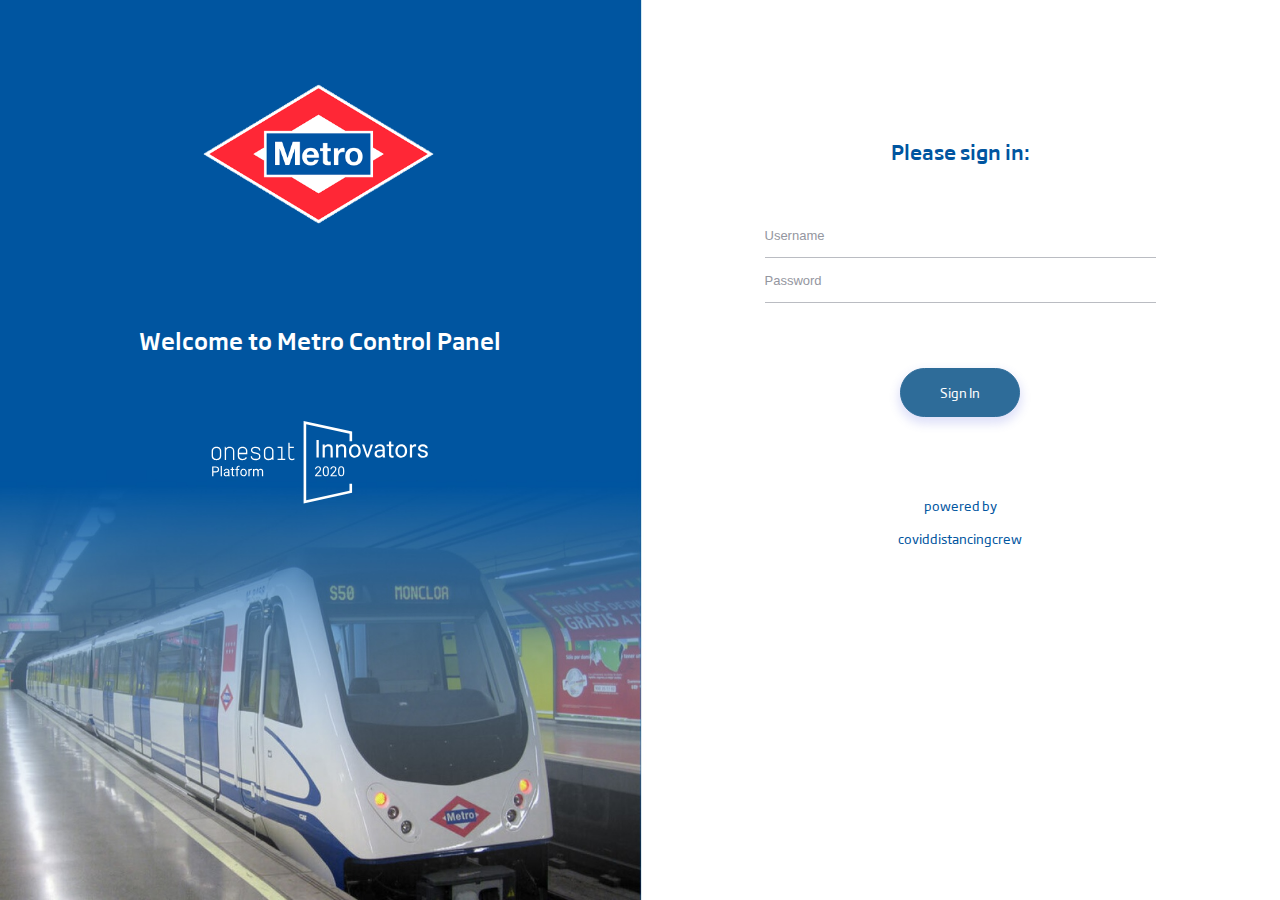
<file: sources/frontend/login.html>
<!DOCTYPE html>
<html lang="en">
  <!-- begin::Head -->
  <head>
    <meta charset="utf-8" />
    <title>Innovators 2020 - Covid Distancing | Login Page</title>
    <meta name="description" content="Onesait login" />
    <meta
      name="viewport"
      content="width=device-width, initial-scale=1, maximum-scale=1, shrink-to-fit=no"
    />

    <!--begin::Base Styles -->
    <link
      href="assets/vendors/base/vendors.bundle.css"
      rel="stylesheet"
      type="text/css"
    />
    <link
      href="assets/app/css/style.bundle.css"
      rel="stylesheet"
      type="text/css"
    />
    <link
      href="assets/app/css/style.override.css"
      rel="stylesheet"
      type="text/css"
    />
    <link
      href="assets/vendors/base/soho.css"
      rel="stylesheet"
      type="text/css"
    />
    <link
      href="assets/app/css/jquery-confirm.min.css"
      rel="stylesheet"
      type="text/css"
    />
    <!--end::Base Styles -->
  </head>
  <style>
    input.form-control {
      background: none;
      border-bottom: 1px solid #babcc2 !important;
    }

    #login-description {
      color: white;
    }

    #innovators {
      padding-top: 60px;
    }

    #authors {
      padding-top: 40px;
      color: #0055a0;
      text-align: center;
    }
  </style>
  <!-- end::Head -->

  <!-- begin::Body -->
  <body
    class="m--skin- m-header--fixed m-header--fixed-mobile m-aside-left--enabled m-aside-left--skin-dark m-aside-left--fixed m-aside-left--offcanvas m-footer--push m-aside--offcanvas-default"
  >
    <!-- begin:: Page -->
    <div class="m-grid m-grid--hor m-grid--root m-page">
      <div
        class="m-login m-login--signin m-login--5"
        id="m_login"
        style="background-image: url(./assets/app/media/img/bg/bg-3.jpg)"
      >
        <div class="m-login__wrapper-1 m-portlet-full-height">
          <div class="m-login__wrapper-1-1">
            <div class="m-login__contanier">
              <div class="m-login__content">
                <div class="m-login__logo">
                  <a href="#">
                    <img
                      id="login-logo"
                      src="./assets/app/media/img/logos/onesait-platform-logo.png"
                      style=""
                    />
                  </a>
                </div>

                <div class="m-login__title">
                  <h3 id="login-description">
                    WELCOME TO ONESAIT PLATFORM FRONTEND
                  </h3>
                </div>
                <div id="innovators">
                  <img
                    src="assets/app/media/img/logos/op_innovators_2020.svg"
                  />
                </div>
                <div class="m-login__form-action">
                  <button
                    type="button"
                    id="m_login_visit"
                    class="btn btn-outline-primary m-btn--pill m--hide"
                  >
                    VISIT
                  </button>
                  <button
                    type="button"
                    id="m_login_signup"
                    class="btn btn-outline-primary m-btn--pill"
                  >
                    SING UP
                  </button>
                </div>
                <div id="agreeTerms" class="m-login__form-sub m--hide">
                  <label class="m-checkbox m-checkbox--primary">
                    <input id="checkTerms" type="checkbox" name="checkTerms" />
                    By marking the check, I agree the
                    <a href="#" id="privacyLink" class="m-link m-link--primary"
                      >Privacy</a
                    >
                    and
                    <a
                      id="conditionsLink"
                      href="#"
                      class="m-link m-link--primary"
                      >Terms Conditions</a
                    >.
                    <span></span>
                  </label>
                  <span class="m-form__help"></span>
                </div>
              </div>
            </div>
            <div class="m-login__border">
              <div style="background: none"></div>
            </div>
          </div>
        </div>
        <div class="m-login__wrapper-2 m-portlet-full-height">
          <div class="m-login__contanier" style="background-color: #fff">
            <div class="m-login__signin" style="color: #0055a0">
              <div class="m-login__head">
                <h3 id="signin-title" class="m-login__title">
                  Login To Your Account
                </h3>
              </div>
              <form id="formLogin" class="m-login__form m-form" action="">
                <div class="form-group m-form__group" style="color: #0055a0">
                  <input
                    class="form-control m-input"
                    type="text"
                    placeholder="Username"
                    name="username"
                    id="username"
                    autocomplete="off"
                  />
                </div>
                <div
                  class="form-group m-form__group"
                  style="color: #0055a0 !important"
                >
                  <input
                    class="form-control m-input m-login__form-input--last"
                    type="Password"
                    placeholder="Password"
                    name="password"
                    id="password"
                  />
                </div>
                <div class="row m-login__form-sub">
                  <div class="col m--align-left" id="remember-me">
                    <label class="m-checkbox m-checkbox--primary">
                      <input type="checkbox" name="remember" /> Remember me
                      <span></span>
                    </label>
                  </div>
                  <div id="forget-password" class="col m--align-right">
                    <a
                      href="javascript:;"
                      id="m_login_forget_password"
                      class="m-link"
                      >Forget Password ?</a
                    >
                  </div>
                </div>
                <div class="m-login__form-action">
                  <button
                    type="button"
                    id="m_login_signin_submit"
                    onclick="FrontendController.login()"
                    class="btn m-btn m-btn--pill m-btn--custom m-btn--air m-login__btn"
                  >
                    Sign In
                  </button>
                </div>
                <div id="authors">
                  <p>powered by</p>
                  <p>coviddistancingcrew</p>
                </div>
              </form>
            </div>
            <div class="m-login__signup">
              <div class="m-login__head">
                <h3 class="m-login__title">Sign Up</h3>
                <div class="m-login__desc">
                  Enter your details to create your account:
                </div>
              </div>
              <form class="m-login__form m-form" action="">
                <div class="form-group m-form__group">
                  <input
                    class="form-control m-input"
                    type="text"
                    placeholder="Fullname"
                    name="fullname"
                  />
                </div>
                <div class="form-group m-form__group">
                  <input
                    class="form-control m-input"
                    type="text"
                    placeholder="Email"
                    name="email"
                    autocomplete="off"
                  />
                </div>
                <div class="form-group m-form__group">
                  <input
                    class="form-control m-input"
                    type="password"
                    placeholder="Password"
                    name="password"
                  />
                </div>
                <div class="form-group m-form__group">
                  <input
                    class="form-control m-input m-login__form-input--last"
                    type="password"
                    placeholder="Confirm Password"
                    name="rpassword"
                  />
                </div>
                <div class="m-login__form-sub">
                  <label class="m-checkbox m-checkbox--primary">
                    <input type="checkbox" name="agree" /> I Agree the
                    <a href="#" class="m-link m-link--primary"
                      >terms and conditions</a
                    >.
                    <span></span>
                  </label>
                  <span class="m-form__help"></span>
                </div>
                <div class="m-login__form-action">
                  <button
                    id="m_login_signup_submit"
                    class="btn btn-primary m-btn m-btn--pill m-btn--custom m-btn--air"
                  >
                    Sign Up
                  </button>
                  <button
                    id="m_login_signup_cancel"
                    class="btn btn-outline-primary m-btn m-btn--pill m-btn--custom"
                  >
                    Cancel
                  </button>
                </div>
              </form>
            </div>
            <div class="m-login__forget-password">
              <div class="m-login__head">
                <h3 class="m-login__title">Forgotten Password ?</h3>
                <div class="m-login__desc">
                  Enter your email to reset your password:
                </div>
              </div>
              <form class="m-login__form m-form" action="">
                <div class="form-group m-form__group">
                  <input
                    class="form-control m-input"
                    type="text"
                    placeholder="Email"
                    name="email"
                    id="m_email"
                    autocomplete="off"
                  />
                </div>
                <div class="m-login__form-action">
                  <button
                    id="m_login_forget_password_submit"
                    class="btn btn-primary m-btn m-btn--pill m-btn--custom m-btn--air"
                  >
                    Request
                  </button>
                  <button
                    id="m_login_forget_password_cancel"
                    class="btn btn-outline-primary m-btn m-btn--pill m-btn--custom"
                  >
                    Cancel
                  </button>
                </div>
              </form>
            </div>
          </div>
        </div>
      </div>
    </div>

    <!--begin::Base Scripts -->
    <script
      src="assets/vendors/base/vendors.bundle.js"
      type="text/javascript"
    ></script>
    <script
      src="assets/app/js/scripts.bundle.js"
      type="text/javascript"
    ></script>
    <script src="assets/app/js/jquery-confirm.min.js"></script>

    <!-- APPLICATION CONFIGURATION -->
    <!-- LOAD JSON TO CONFIGURE MENU AND PAGE MAIN ELEMENTS -->
    <script
      src="assets/app/js/application-config.js"
      type="text/javascript"
    ></script>
    <script src="assets/app/js/frontend.js" type="text/javascript"></script>

    <!--end::Base Scripts -->

    <script>
      // LANGUAGE CONFIGURATION
      var currentLanguage = document
        .getElementsByTagName('html')[0]
        .getAttribute('lang')

      // forget password animation
      $('#m_login_forget_password').click(function (i) {
        i.preventDefault(),
          $('#m_login').removeClass('m-login--signin'),
          $('#m_login').removeClass('m-login--signup'),
          $('#m_login').addClass('m-login--forget-password'),
          mUtil.animateClass(
            $('#m_login').find('.m-login__forget-password')[0],
            'flipInX animated'
          )
      }),
        $('#m_login_forget_password_cancel').click(function (e) {
          e.preventDefault(),
            $('#m_login').removeClass('m-login--forget-password'),
            $('#m_login').removeClass('m-login--signup'),
            $('#m_login').addClass('m-login--signin'),
            mUtil.animateClass(
              $('#m_login').find('.m-login__signin')[0],
              'flipInX animated'
            )
        }),
        // signup animation
        $('#m_login_signup').click(function (i) {
          i.preventDefault(),
            $('#m_login').removeClass('m-login--forget-password'),
            $('#m_login').removeClass('m-login--signin'),
            $('#m_login').addClass('m-login--signup'),
            mUtil.animateClass(
              $('#m_login').find('.m-login__signup')[0],
              'flipInX animated'
            )
        }),
        $('#m_login_signup_cancel').click(function (e) {
          e.preventDefault(),
            $('#m_login').removeClass('m-login--forget-password'),
            $('#m_login').removeClass('m-login--signup'),
            $('#m_login').addClass('m-login--signin'),
            mUtil.animateClass(
              $('#m_login').find('.m-login__signin')[0],
              'flipInX animated'
            )
        })

      $('#m_login_visit').on('click', function () {
        var loginProperties = mainJson.login
        if (loginProperties.termsAndConditions) {
          if ($('#checkTerms').is(':checked')) {
            location.href = 'index.html'
          } else {
            toastr.info(
              loginProperties.agreeInfoMsg || 'Please check the aggree',
              'Information: '
            )
          }
        } else {
          location.href = 'index.html'
        }
      })
    </script>
  </body>
  <!-- end::Body -->
</html>
</file>
<file: sources/frontend/assets/vendors/base/vendors.bundle.css>
@charset "UTF-8";.ps{overflow:hidden!important;overflow-anchor:none;-ms-overflow-style:none;touch-action:auto;-ms-touch-action:auto}.ps__rail-x{display:none;opacity:0;transition:background-color .2s linear,opacity .2s linear;-webkit-transition:background-color .2s linear,opacity .2s linear;height:15px;bottom:0;position:absolute}.ps__rail-y{display:none;opacity:0;transition:background-color .2s linear,opacity .2s linear;-webkit-transition:background-color .2s linear,opacity .2s linear;width:15px;right:0;position:absolute}.ps--active-x>.ps__rail-x,.ps--active-y>.ps__rail-y{display:block;background-color:transparent}.ps--focus>.ps__rail-x,.ps--focus>.ps__rail-y,.ps--scrolling-x>.ps__rail-x,.ps--scrolling-y>.ps__rail-y,.ps:hover>.ps__rail-x,.ps:hover>.ps__rail-y{opacity:.6}.ps .ps__rail-x.ps--clicking,.ps .ps__rail-x:focus,.ps .ps__rail-x:hover,.ps .ps__rail-y.ps--clicking,.ps .ps__rail-y:focus,.ps .ps__rail-y:hover{background-color:#eee;opacity:.9}.ps__thumb-x{background-color:#aaa;border-radius:6px;transition:background-color .2s linear,height .2s ease-in-out;-webkit-transition:background-color .2s linear,height .2s ease-in-out;height:6px;bottom:2px;position:absolute}.ps__thumb-y{background-color:#aaa;border-radius:6px;transition:background-color .2s linear,width .2s ease-in-out;-webkit-transition:background-color .2s linear,width .2s ease-in-out;width:6px;right:2px;position:absolute}.ps__rail-x.ps--clicking .ps__thumb-x,.ps__rail-x:focus>.ps__thumb-x,.ps__rail-x:hover>.ps__thumb-x{background-color:#999;height:11px}.ps__rail-y.ps--clicking .ps__thumb-y,.ps__rail-y:focus>.ps__thumb-y,.ps__rail-y:hover>.ps__thumb-y{background-color:#999;width:11px}@supports (-ms-overflow-style:none){.ps{overflow:auto!important}}@media screen and (-ms-high-contrast:active),(-ms-high-contrast:none){.ps{overflow:auto!important}}.tether-element,.tether-element *,.tether-element :after,.tether-element :before,.tether-element:after,.tether-element:before{-webkit-box-sizing:border-box;box-sizing:border-box}.tether-element{position:absolute;display:none}.tether-element.tether-open{display:block}/*!
 * Datepicker for Bootstrap v1.8.0 (https://github.com/uxsolutions/bootstrap-datepicker)
 *
 * Licensed under the Apache License v2.0 (http://www.apache.org/licenses/LICENSE-2.0)
 */.datepicker{border-radius:4px;direction:ltr}.datepicker-inline{width:220px}.datepicker-rtl{direction:rtl}.datepicker-rtl.dropdown-menu{left:auto}.datepicker-rtl table tr td span{float:right}.datepicker-dropdown{top:0;left:0;padding:4px}.datepicker-dropdown:before{content:'';display:inline-block;border-left:7px solid transparent;border-right:7px solid transparent;border-bottom:7px solid rgba(0,0,0,.15);border-top:0;border-bottom-color:rgba(0,0,0,.2);position:absolute}.datepicker-dropdown:after{content:'';display:inline-block;border-left:6px solid transparent;border-right:6px solid transparent;border-bottom:6px solid #fff;border-top:0;position:absolute}.datepicker-dropdown.datepicker-orient-left:before{left:6px}.datepicker-dropdown.datepicker-orient-left:after{left:7px}.datepicker-dropdown.datepicker-orient-right:before{right:6px}.datepicker-dropdown.datepicker-orient-right:after{right:7px}.datepicker-dropdown.datepicker-orient-bottom:before{top:-7px}.datepicker-dropdown.datepicker-orient-bottom:after{top:-6px}.datepicker-dropdown.datepicker-orient-top:before{bottom:-7px;border-bottom:0;border-top:7px solid rgba(0,0,0,.15)}.datepicker-dropdown.datepicker-orient-top:after{bottom:-6px;border-bottom:0;border-top:6px solid #fff}.datepicker table{margin:0;-webkit-touch-callout:none;-webkit-user-select:none;-moz-user-select:none;-ms-user-select:none;user-select:none}.datepicker table tr td,.datepicker table tr th{text-align:center;width:30px;height:30px;border-radius:4px;border:none}.table-striped .datepicker table tr td,.table-striped .datepicker table tr th{background-color:transparent}.datepicker table tr td.new,.datepicker table tr td.old{color:#777}.datepicker table tr td.day:hover,.datepicker table tr td.focused{background:#eee;cursor:pointer}.datepicker table tr td.disabled,.datepicker table tr td.disabled:hover{background:0 0;color:#777;cursor:default}.datepicker table tr td.highlighted{color:#000;background-color:#d9edf7;border-color:#85c5e5;border-radius:0}.datepicker table tr td.highlighted.focus,.datepicker table tr td.highlighted:focus{color:#000;background-color:#afd9ee;border-color:#298fc2}.datepicker table tr td.highlighted:hover{color:#000;background-color:#afd9ee;border-color:#52addb}.datepicker table tr td.highlighted.active,.datepicker table tr td.highlighted:active{color:#000;background-color:#afd9ee;border-color:#52addb}.datepicker table tr td.highlighted.active.focus,.datepicker table tr td.highlighted.active:focus,.datepicker table tr td.highlighted.active:hover,.datepicker table tr td.highlighted:active.focus,.datepicker table tr td.highlighted:active:focus,.datepicker table tr td.highlighted:active:hover{color:#000;background-color:#91cbe8;border-color:#298fc2}.datepicker table tr td.highlighted.disabled.focus,.datepicker table tr td.highlighted.disabled:focus,.datepicker table tr td.highlighted.disabled:hover,.datepicker table tr td.highlighted[disabled].focus,.datepicker table tr td.highlighted[disabled]:focus,.datepicker table tr td.highlighted[disabled]:hover,fieldset[disabled] .datepicker table tr td.highlighted.focus,fieldset[disabled] .datepicker table tr td.highlighted:focus,fieldset[disabled] .datepicker table tr td.highlighted:hover{background-color:#d9edf7;border-color:#85c5e5}.datepicker table tr td.highlighted.focused{background:#afd9ee}.datepicker table tr td.highlighted.disabled,.datepicker table tr td.highlighted.disabled:active{background:#d9edf7;color:#777}.datepicker table tr td.today{color:#000;background-color:#ffdb99;border-color:#ffb733}.datepicker table tr td.today.focus,.datepicker table tr td.today:focus{color:#000;background-color:#ffc966;border-color:#b37400}.datepicker table tr td.today:hover{color:#000;background-color:#ffc966;border-color:#f59e00}.datepicker table tr td.today.active,.datepicker table tr td.today:active{color:#000;background-color:#ffc966;border-color:#f59e00}.datepicker table tr td.today.active.focus,.datepicker table tr td.today.active:focus,.datepicker table tr td.today.active:hover,.datepicker table tr td.today:active.focus,.datepicker table tr td.today:active:focus,.datepicker table tr td.today:active:hover{color:#000;background-color:#ffbc42;border-color:#b37400}.datepicker table tr td.today.disabled.focus,.datepicker table tr td.today.disabled:focus,.datepicker table tr td.today.disabled:hover,.datepicker table tr td.today[disabled].focus,.datepicker table tr td.today[disabled]:focus,.datepicker table tr td.today[disabled]:hover,fieldset[disabled] .datepicker table tr td.today.focus,fieldset[disabled] .datepicker table tr td.today:focus,fieldset[disabled] .datepicker table tr td.today:hover{background-color:#ffdb99;border-color:#ffb733}.datepicker table tr td.today.focused{background:#ffc966}.datepicker table tr td.today.disabled,.datepicker table tr td.today.disabled:active{background:#ffdb99;color:#777}.datepicker table tr td.range{color:#000;background-color:#eee;border-color:#bbb;border-radius:0}.datepicker table tr td.range.focus,.datepicker table tr td.range:focus{color:#000;background-color:#d5d5d5;border-color:#7c7c7c}.datepicker table tr td.range:hover{color:#000;background-color:#d5d5d5;border-color:#9d9d9d}.datepicker table tr td.range.active,.datepicker table tr td.range:active{color:#000;background-color:#d5d5d5;border-color:#9d9d9d}.datepicker table tr td.range.active.focus,.datepicker table tr td.range.active:focus,.datepicker table tr td.range.active:hover,.datepicker table tr td.range:active.focus,.datepicker table tr td.range:active:focus,.datepicker table tr td.range:active:hover{color:#000;background-color:#c3c3c3;border-color:#7c7c7c}.datepicker table tr td.range.disabled.focus,.datepicker table tr td.range.disabled:focus,.datepicker table tr td.range.disabled:hover,.datepicker table tr td.range[disabled].focus,.datepicker table tr td.range[disabled]:focus,.datepicker table tr td.range[disabled]:hover,fieldset[disabled] .datepicker table tr td.range.focus,fieldset[disabled] .datepicker table tr td.range:focus,fieldset[disabled] .datepicker table tr td.range:hover{background-color:#eee;border-color:#bbb}.datepicker table tr td.range.focused{background:#d5d5d5}.datepicker table tr td.range.disabled,.datepicker table tr td.range.disabled:active{background:#eee;color:#777}.datepicker table tr td.range.highlighted{color:#000;background-color:#e4eef3;border-color:#9dc1d3}.datepicker table tr td.range.highlighted.focus,.datepicker table tr td.range.highlighted:focus{color:#000;background-color:#c1d7e3;border-color:#4b88a6}.datepicker table tr td.range.highlighted:hover{color:#000;background-color:#c1d7e3;border-color:#73a6c0}.datepicker table tr td.range.highlighted.active,.datepicker table tr td.range.highlighted:active{color:#000;background-color:#c1d7e3;border-color:#73a6c0}.datepicker table tr td.range.highlighted.active.focus,.datepicker table tr td.range.highlighted.active:focus,.datepicker table tr td.range.highlighted.active:hover,.datepicker table tr td.range.highlighted:active.focus,.datepicker table tr td.range.highlighted:active:focus,.datepicker table tr td.range.highlighted:active:hover{color:#000;background-color:#a8c8d8;border-color:#4b88a6}.datepicker table tr td.range.highlighted.disabled.focus,.datepicker table tr td.range.highlighted.disabled:focus,.datepicker table tr td.range.highlighted.disabled:hover,.datepicker table tr td.range.highlighted[disabled].focus,.datepicker table tr td.range.highlighted[disabled]:focus,.datepicker table tr td.range.highlighted[disabled]:hover,fieldset[disabled] .datepicker table tr td.range.highlighted.focus,fieldset[disabled] .datepicker table tr td.range.highlighted:focus,fieldset[disabled] .datepicker table tr td.range.highlighted:hover{background-color:#e4eef3;border-color:#9dc1d3}.datepicker table tr td.range.highlighted.focused{background:#c1d7e3}.datepicker table tr td.range.highlighted.disabled,.datepicker table tr td.range.highlighted.disabled:active{background:#e4eef3;color:#777}.datepicker table tr td.range.today{color:#000;background-color:#f7ca77;border-color:#f1a417}.datepicker table tr td.range.today.focus,.datepicker table tr td.range.today:focus{color:#000;background-color:#f4b747;border-color:#815608}.datepicker table tr td.range.today:hover{color:#000;background-color:#f4b747;border-color:#bf800c}.datepicker table tr td.range.today.active,.datepicker table tr td.range.today:active{color:#000;background-color:#f4b747;border-color:#bf800c}.datepicker table tr td.range.today.active.focus,.datepicker table tr td.range.today.active:focus,.datepicker table tr td.range.today.active:hover,.datepicker table tr td.range.today:active.focus,.datepicker table tr td.range.today:active:focus,.datepicker table tr td.range.today:active:hover{color:#000;background-color:#f2aa25;border-color:#815608}.datepicker table tr td.range.today.disabled.focus,.datepicker table tr td.range.today.disabled:focus,.datepicker table tr td.range.today.disabled:hover,.datepicker table tr td.range.today[disabled].focus,.datepicker table tr td.range.today[disabled]:focus,.datepicker table tr td.range.today[disabled]:hover,fieldset[disabled] .datepicker table tr td.range.today.focus,fieldset[disabled] .datepicker table tr td.range.today:focus,fieldset[disabled] .datepicker table tr td.range.today:hover{background-color:#f7ca77;border-color:#f1a417}.datepicker table tr td.range.today.disabled,.datepicker table tr td.range.today.disabled:active{background:#f7ca77;color:#777}.datepicker table tr td.selected,.datepicker table tr td.selected.highlighted{color:#fff;background-color:#777;border-color:#555;text-shadow:0 -1px 0 rgba(0,0,0,.25)}.datepicker table tr td.selected.focus,.datepicker table tr td.selected.highlighted.focus,.datepicker table tr td.selected.highlighted:focus,.datepicker table tr td.selected:focus{color:#fff;background-color:#5e5e5e;border-color:#161616}.datepicker table tr td.selected.highlighted:hover,.datepicker table tr td.selected:hover{color:#fff;background-color:#5e5e5e;border-color:#373737}.datepicker table tr td.selected.active,.datepicker table tr td.selected.highlighted.active,.datepicker table tr td.selected.highlighted:active,.datepicker table tr td.selected:active{color:#fff;background-color:#5e5e5e;border-color:#373737}.datepicker table tr td.selected.active.focus,.datepicker table tr td.selected.active:focus,.datepicker table tr td.selected.active:hover,.datepicker table tr td.selected.highlighted.active.focus,.datepicker table tr td.selected.highlighted.active:focus,.datepicker table tr td.selected.highlighted.active:hover,.datepicker table tr td.selected.highlighted:active.focus,.datepicker table tr td.selected.highlighted:active:focus,.datepicker table tr td.selected.highlighted:active:hover,.datepicker table tr td.selected:active.focus,.datepicker table tr td.selected:active:focus,.datepicker table tr td.selected:active:hover{color:#fff;background-color:#4c4c4c;border-color:#161616}.datepicker table tr td.selected.disabled.focus,.datepicker table tr td.selected.disabled:focus,.datepicker table tr td.selected.disabled:hover,.datepicker table tr td.selected.highlighted.disabled.focus,.datepicker table tr td.selected.highlighted.disabled:focus,.datepicker table tr td.selected.highlighted.disabled:hover,.datepicker table tr td.selected.highlighted[disabled].focus,.datepicker table tr td.selected.highlighted[disabled]:focus,.datepicker table tr td.selected.highlighted[disabled]:hover,.datepicker table tr td.selected[disabled].focus,.datepicker table tr td.selected[disabled]:focus,.datepicker table tr td.selected[disabled]:hover,fieldset[disabled] .datepicker table tr td.selected.focus,fieldset[disabled] .datepicker table tr td.selected.highlighted.focus,fieldset[disabled] .datepicker table tr td.selected.highlighted:focus,fieldset[disabled] .datepicker table tr td.selected.highlighted:hover,fieldset[disabled] .datepicker table tr td.selected:focus,fieldset[disabled] .datepicker table tr td.selected:hover{background-color:#777;border-color:#555}.datepicker table tr td.active,.datepicker table tr td.active.highlighted{color:#fff;background-color:#337ab7;border-color:#2e6da4;text-shadow:0 -1px 0 rgba(0,0,0,.25)}.datepicker table tr td.active.focus,.datepicker table tr td.active.highlighted.focus,.datepicker table tr td.active.highlighted:focus,.datepicker table tr td.active:focus{color:#fff;background-color:#286090;border-color:#122b40}.datepicker table tr td.active.highlighted:hover,.datepicker table tr td.active:hover{color:#fff;background-color:#286090;border-color:#204d74}.datepicker table tr td.active.active,.datepicker table tr td.active.highlighted.active,.datepicker table tr td.active.highlighted:active,.datepicker table tr td.active:active{color:#fff;background-color:#286090;border-color:#204d74}.datepicker table tr td.active.active.focus,.datepicker table tr td.active.active:focus,.datepicker table tr td.active.active:hover,.datepicker table tr td.active.highlighted.active.focus,.datepicker table tr td.active.highlighted.active:focus,.datepicker table tr td.active.highlighted.active:hover,.datepicker table tr td.active.highlighted:active.focus,.datepicker table tr td.active.highlighted:active:focus,.datepicker table tr td.active.highlighted:active:hover,.datepicker table tr td.active:active.focus,.datepicker table tr td.active:active:focus,.datepicker table tr td.active:active:hover{color:#fff;background-color:#204d74;border-color:#122b40}.datepicker table tr td.active.disabled.focus,.datepicker table tr td.active.disabled:focus,.datepicker table tr td.active.disabled:hover,.datepicker table tr td.active.highlighted.disabled.focus,.datepicker table tr td.active.highlighted.disabled:focus,.datepicker table tr td.active.highlighted.disabled:hover,.datepicker table tr td.active.highlighted[disabled].focus,.datepicker table tr td.active.highlighted[disabled]:focus,.datepicker table tr td.active.highlighted[disabled]:hover,.datepicker table tr td.active[disabled].focus,.datepicker table tr td.active[disabled]:focus,.datepicker table tr td.active[disabled]:hover,fieldset[disabled] .datepicker table tr td.active.focus,fieldset[disabled] .datepicker table tr td.active.highlighted.focus,fieldset[disabled] .datepicker table tr td.active.highlighted:focus,fieldset[disabled] .datepicker table tr td.active.highlighted:hover,fieldset[disabled] .datepicker table tr td.active:focus,fieldset[disabled] .datepicker table tr td.active:hover{background-color:#337ab7;border-color:#2e6da4}.datepicker table tr td span{display:block;width:23%;height:54px;line-height:54px;float:left;margin:1%;cursor:pointer;border-radius:4px}.datepicker table tr td span.focused,.datepicker table tr td span:hover{background:#eee}.datepicker table tr td span.disabled,.datepicker table tr td span.disabled:hover{background:0 0;color:#777;cursor:default}.datepicker table tr td span.active,.datepicker table tr td span.active.disabled,.datepicker table tr td span.active.disabled:hover,.datepicker table tr td span.active:hover{color:#fff;background-color:#337ab7;border-color:#2e6da4;text-shadow:0 -1px 0 rgba(0,0,0,.25)}.datepicker table tr td span.active.disabled.focus,.datepicker table tr td span.active.disabled:focus,.datepicker table tr td span.active.disabled:hover.focus,.datepicker table tr td span.active.disabled:hover:focus,.datepicker table tr td span.active.focus,.datepicker table tr td span.active:focus,.datepicker table tr td span.active:hover.focus,.datepicker table tr td span.active:hover:focus{color:#fff;background-color:#286090;border-color:#122b40}.datepicker table tr td span.active.disabled:hover,.datepicker table tr td span.active.disabled:hover:hover,.datepicker table tr td span.active:hover,.datepicker table tr td span.active:hover:hover{color:#fff;background-color:#286090;border-color:#204d74}.datepicker table tr td span.active.active,.datepicker table tr td span.active.disabled.active,.datepicker table tr td span.active.disabled:active,.datepicker table tr td span.active.disabled:hover.active,.datepicker table tr td span.active.disabled:hover:active,.datepicker table tr td span.active:active,.datepicker table tr td span.active:hover.active,.datepicker table tr td span.active:hover:active{color:#fff;background-color:#286090;border-color:#204d74}.datepicker table tr td span.active.active.focus,.datepicker table tr td span.active.active:focus,.datepicker table tr td span.active.active:hover,.datepicker table tr td span.active.disabled.active.focus,.datepicker table tr td span.active.disabled.active:focus,.datepicker table tr td span.active.disabled.active:hover,.datepicker table tr td span.active.disabled:active.focus,.datepicker table tr td span.active.disabled:active:focus,.datepicker table tr td span.active.disabled:active:hover,.datepicker table tr td span.active.disabled:hover.active.focus,.datepicker table tr td span.active.disabled:hover.active:focus,.datepicker table tr td span.active.disabled:hover.active:hover,.datepicker table tr td span.active.disabled:hover:active.focus,.datepicker table tr td span.active.disabled:hover:active:focus,.datepicker table tr td span.active.disabled:hover:active:hover,.datepicker table tr td span.active:active.focus,.datepicker table tr td span.active:active:focus,.datepicker table tr td span.active:active:hover,.datepicker table tr td span.active:hover.active.focus,.datepicker table tr td span.active:hover.active:focus,.datepicker table tr td span.active:hover.active:hover,.datepicker table tr td span.active:hover:active.focus,.datepicker table tr td span.active:hover:active:focus,.datepicker table tr td span.active:hover:active:hover{color:#fff;background-color:#204d74;border-color:#122b40}.datepicker table tr td span.active.disabled.disabled.focus,.datepicker table tr td span.active.disabled.disabled:focus,.datepicker table tr td span.active.disabled.disabled:hover,.datepicker table tr td span.active.disabled.focus,.datepicker table tr td span.active.disabled:focus,.datepicker table tr td span.active.disabled:hover,.datepicker table tr td span.active.disabled:hover.disabled.focus,.datepicker table tr td span.active.disabled:hover.disabled:focus,.datepicker table tr td span.active.disabled:hover.disabled:hover,.datepicker table tr td span.active.disabled:hover[disabled].focus,.datepicker table tr td span.active.disabled:hover[disabled]:focus,.datepicker table tr td span.active.disabled:hover[disabled]:hover,.datepicker table tr td span.active.disabled[disabled].focus,.datepicker table tr td span.active.disabled[disabled]:focus,.datepicker table tr td span.active.disabled[disabled]:hover,.datepicker table tr td span.active:hover.disabled.focus,.datepicker table tr td span.active:hover.disabled:focus,.datepicker table tr td span.active:hover.disabled:hover,.datepicker table tr td span.active:hover[disabled].focus,.datepicker table tr td span.active:hover[disabled]:focus,.datepicker table tr td span.active:hover[disabled]:hover,.datepicker table tr td span.active[disabled].focus,.datepicker table tr td span.active[disabled]:focus,.datepicker table tr td span.active[disabled]:hover,fieldset[disabled] .datepicker table tr td span.active.disabled.focus,fieldset[disabled] .datepicker table tr td span.active.disabled:focus,fieldset[disabled] .datepicker table tr td span.active.disabled:hover,fieldset[disabled] .datepicker table tr td span.active.disabled:hover.focus,fieldset[disabled] .datepicker table tr td span.active.disabled:hover:focus,fieldset[disabled] .datepicker table tr td span.active.disabled:hover:hover,fieldset[disabled] .datepicker table tr td span.active.focus,fieldset[disabled] .datepicker table tr td span.active:focus,fieldset[disabled] .datepicker table tr td span.active:hover,fieldset[disabled] .datepicker table tr td span.active:hover.focus,fieldset[disabled] .datepicker table tr td span.active:hover:focus,fieldset[disabled] .datepicker table tr td span.active:hover:hover{background-color:#337ab7;border-color:#2e6da4}.datepicker table tr td span.new,.datepicker table tr td span.old{color:#777}.datepicker .datepicker-switch{width:145px}.datepicker .datepicker-switch,.datepicker .next,.datepicker .prev,.datepicker tfoot tr th{cursor:pointer}.datepicker .datepicker-switch:hover,.datepicker .next:hover,.datepicker .prev:hover,.datepicker tfoot tr th:hover{background:#eee}.datepicker .next.disabled,.datepicker .prev.disabled{visibility:hidden}.datepicker .cw{font-size:10px;width:12px;padding:0 2px 0 5px;vertical-align:middle}.input-group.date .input-group-addon{cursor:pointer}.input-daterange{width:100%}.input-daterange input{text-align:center}.input-daterange input:first-child{border-radius:3px 0 0 3px}.input-daterange input:last-child{border-radius:0 3px 3px 0}.input-daterange .input-group-addon{width:auto;min-width:16px;padding:4px 5px;line-height:1.42857143;border-width:1px 0;margin-left:-5px;margin-right:-5px}/*!
 * Datetimepicker for Bootstrap
 *
 * Copyright 2012 Stefan Petre
 * Improvements by Andrew Rowls
 * Licensed under the Apache License v2.0
 * http://www.apache.org/licenses/LICENSE-2.0
 *
 */.datetimepicker{padding:4px;margin-top:1px;border-radius:4px;direction:ltr}.datetimepicker-inline{width:220px}.datetimepicker.datetimepicker-rtl{direction:rtl}.datetimepicker.datetimepicker-rtl table tr td span{float:right}.datetimepicker-dropdown,.datetimepicker-dropdown-left{top:0;left:0}[class*=" datetimepicker-dropdown"]:before{content:'';display:inline-block;border-left:7px solid transparent;border-right:7px solid transparent;border-bottom:7px solid #ccc;border-bottom-color:rgba(0,0,0,.2);position:absolute}[class*=" datetimepicker-dropdown"]:after{content:'';display:inline-block;border-left:6px solid transparent;border-right:6px solid transparent;border-bottom:6px solid #fff;position:absolute}[class*=" datetimepicker-dropdown-top"]:before{content:'';display:inline-block;border-left:7px solid transparent;border-right:7px solid transparent;border-top:7px solid #ccc;border-top-color:rgba(0,0,0,.2);border-bottom:0}[class*=" datetimepicker-dropdown-top"]:after{content:'';display:inline-block;border-left:6px solid transparent;border-right:6px solid transparent;border-top:6px solid #fff;border-bottom:0}.datetimepicker-dropdown-bottom-left:before{top:-7px;right:6px}.datetimepicker-dropdown-bottom-left:after{top:-6px;right:7px}.datetimepicker-dropdown-bottom-right:before{top:-7px;left:6px}.datetimepicker-dropdown-bottom-right:after{top:-6px;left:7px}.datetimepicker-dropdown-top-left:before{bottom:-7px;right:6px}.datetimepicker-dropdown-top-left:after{bottom:-6px;right:7px}.datetimepicker-dropdown-top-right:before{bottom:-7px;left:6px}.datetimepicker-dropdown-top-right:after{bottom:-6px;left:7px}.datetimepicker>div{display:none}.datetimepicker.minutes div.datetimepicker-minutes{display:block}.datetimepicker.hours div.datetimepicker-hours{display:block}.datetimepicker.days div.datetimepicker-days{display:block}.datetimepicker.months div.datetimepicker-months{display:block}.datetimepicker.years div.datetimepicker-years{display:block}.datetimepicker table{margin:0}.datetimepicker td,.datetimepicker th{text-align:center;width:20px;height:20px;border-radius:4px;border:0}.table-striped .datetimepicker table tr td,.table-striped .datetimepicker table tr th{background-color:transparent}.datetimepicker table tr td.minute:hover{background:#eee;cursor:pointer}.datetimepicker table tr td.hour:hover{background:#eee;cursor:pointer}.datetimepicker table tr td.day:hover{background:#eee;cursor:pointer}.datetimepicker table tr td.new,.datetimepicker table tr td.old{color:#999}.datetimepicker table tr td.disabled,.datetimepicker table tr td.disabled:hover{background:0;color:#999;cursor:default}.datetimepicker table tr td.today,.datetimepicker table tr td.today.disabled,.datetimepicker table tr td.today.disabled:hover,.datetimepicker table tr td.today:hover{background-color:#fde19a;background-image:-webkit-gradient(linear,left top, left bottom,from(#fdd49a),to(#fdf59a));background-image:linear-gradient(to bottom,#fdd49a,#fdf59a);background-repeat:repeat-x;border-color:#fdf59a #fdf59a #fbed50;border-color:rgba(0,0,0,.1) rgba(0,0,0,.1) rgba(0,0,0,.25)}.datetimepicker table tr td.today.active,.datetimepicker table tr td.today.disabled,.datetimepicker table tr td.today.disabled.active,.datetimepicker table tr td.today.disabled.disabled,.datetimepicker table tr td.today.disabled:active,.datetimepicker table tr td.today.disabled:hover,.datetimepicker table tr td.today.disabled:hover.active,.datetimepicker table tr td.today.disabled:hover.disabled,.datetimepicker table tr td.today.disabled:hover:active,.datetimepicker table tr td.today.disabled:hover:hover,.datetimepicker table tr td.today.disabled:hover[disabled],.datetimepicker table tr td.today.disabled[disabled],.datetimepicker table tr td.today:active,.datetimepicker table tr td.today:hover,.datetimepicker table tr td.today:hover.active,.datetimepicker table tr td.today:hover.disabled,.datetimepicker table tr td.today:hover:active,.datetimepicker table tr td.today:hover:hover,.datetimepicker table tr td.today:hover[disabled],.datetimepicker table tr td.today[disabled]{background-color:#fdf59a}.datetimepicker table tr td.today.active,.datetimepicker table tr td.today.disabled.active,.datetimepicker table tr td.today.disabled:active,.datetimepicker table tr td.today.disabled:hover.active,.datetimepicker table tr td.today.disabled:hover:active,.datetimepicker table tr td.today:active,.datetimepicker table tr td.today:hover.active,.datetimepicker table tr td.today:hover:active{background-color:#fbf069}.datetimepicker table tr td.active,.datetimepicker table tr td.active.disabled,.datetimepicker table tr td.active.disabled:hover,.datetimepicker table tr td.active:hover{background-color:#006dcc;background-image:-webkit-gradient(linear,left top, left bottom,from(#08c),to(#04c));background-image:linear-gradient(to bottom,#08c,#04c);background-repeat:repeat-x;border-color:#04c #04c #002a80;border-color:rgba(0,0,0,.1) rgba(0,0,0,.1) rgba(0,0,0,.25);color:#fff;text-shadow:0 -1px 0 rgba(0,0,0,.25)}.datetimepicker table tr td.active.active,.datetimepicker table tr td.active.disabled,.datetimepicker table tr td.active.disabled.active,.datetimepicker table tr td.active.disabled.disabled,.datetimepicker table tr td.active.disabled:active,.datetimepicker table tr td.active.disabled:hover,.datetimepicker table tr td.active.disabled:hover.active,.datetimepicker table tr td.active.disabled:hover.disabled,.datetimepicker table tr td.active.disabled:hover:active,.datetimepicker table tr td.active.disabled:hover:hover,.datetimepicker table tr td.active.disabled:hover[disabled],.datetimepicker table tr td.active.disabled[disabled],.datetimepicker table tr td.active:active,.datetimepicker table tr td.active:hover,.datetimepicker table tr td.active:hover.active,.datetimepicker table tr td.active:hover.disabled,.datetimepicker table tr td.active:hover:active,.datetimepicker table tr td.active:hover:hover,.datetimepicker table tr td.active:hover[disabled],.datetimepicker table tr td.active[disabled]{background-color:#04c}.datetimepicker table tr td.active.active,.datetimepicker table tr td.active.disabled.active,.datetimepicker table tr td.active.disabled:active,.datetimepicker table tr td.active.disabled:hover.active,.datetimepicker table tr td.active.disabled:hover:active,.datetimepicker table tr td.active:active,.datetimepicker table tr td.active:hover.active,.datetimepicker table tr td.active:hover:active{background-color:#039}.datetimepicker table tr td span{display:block;width:23%;height:54px;line-height:54px;float:left;margin:1%;cursor:pointer;border-radius:4px}.datetimepicker .datetimepicker-hours span{height:26px;line-height:26px}.datetimepicker .datetimepicker-hours table tr td span.hour_am,.datetimepicker .datetimepicker-hours table tr td span.hour_pm{width:14.6%}.datetimepicker .datetimepicker-hours fieldset legend,.datetimepicker .datetimepicker-minutes fieldset legend{margin-bottom:inherit;line-height:30px}.datetimepicker .datetimepicker-minutes span{height:26px;line-height:26px}.datetimepicker table tr td span:hover{background:#eee}.datetimepicker table tr td span.disabled,.datetimepicker table tr td span.disabled:hover{background:0;color:#999;cursor:default}.datetimepicker table tr td span.active,.datetimepicker table tr td span.active.disabled,.datetimepicker table tr td span.active.disabled:hover,.datetimepicker table tr td span.active:hover{background-color:#006dcc;background-image:-webkit-gradient(linear,left top, left bottom,from(#08c),to(#04c));background-image:linear-gradient(to bottom,#08c,#04c);background-repeat:repeat-x;border-color:#04c #04c #002a80;border-color:rgba(0,0,0,.1) rgba(0,0,0,.1) rgba(0,0,0,.25);color:#fff;text-shadow:0 -1px 0 rgba(0,0,0,.25)}.datetimepicker table tr td span.active.active,.datetimepicker table tr td span.active.disabled,.datetimepicker table tr td span.active.disabled.active,.datetimepicker table tr td span.active.disabled.disabled,.datetimepicker table tr td span.active.disabled:active,.datetimepicker table tr td span.active.disabled:hover,.datetimepicker table tr td span.active.disabled:hover.active,.datetimepicker table tr td span.active.disabled:hover.disabled,.datetimepicker table tr td span.active.disabled:hover:active,.datetimepicker table tr td span.active.disabled:hover:hover,.datetimepicker table tr td span.active.disabled:hover[disabled],.datetimepicker table tr td span.active.disabled[disabled],.datetimepicker table tr td span.active:active,.datetimepicker table tr td span.active:hover,.datetimepicker table tr td span.active:hover.active,.datetimepicker table tr td span.active:hover.disabled,.datetimepicker table tr td span.active:hover:active,.datetimepicker table tr td span.active:hover:hover,.datetimepicker table tr td span.active:hover[disabled],.datetimepicker table tr td span.active[disabled]{background-color:#04c}.datetimepicker table tr td span.active.active,.datetimepicker table tr td span.active.disabled.active,.datetimepicker table tr td span.active.disabled:active,.datetimepicker table tr td span.active.disabled:hover.active,.datetimepicker table tr td span.active.disabled:hover:active,.datetimepicker table tr td span.active:active,.datetimepicker table tr td span.active:hover.active,.datetimepicker table tr td span.active:hover:active{background-color:#039}.datetimepicker table tr td span.old{color:#999}.datetimepicker th.switch{width:145px}.datetimepicker th span.glyphicon{pointer-events:none}.datetimepicker tfoot th,.datetimepicker thead tr:first-child th{cursor:pointer}.datetimepicker tfoot th:hover,.datetimepicker thead tr:first-child th:hover{background:#eee}.input-append.date .add-on i,.input-group.date .input-group-addon span,.input-prepend.date .add-on i{cursor:pointer;width:14px;height:14px}/*!
 * Timepicker Component for Twitter Bootstrap
 *
 * Copyright 2013 Joris de Wit
 *
 * Contributors https://github.com/jdewit/bootstrap-timepicker/graphs/contributors
 *
 * For the full copyright and license information, please view the LICENSE
 * file that was distributed with this source code.
 */.bootstrap-timepicker{position:relative}.bootstrap-timepicker.pull-right .bootstrap-timepicker-widget.dropdown-menu{left:auto;right:0}.bootstrap-timepicker.pull-right .bootstrap-timepicker-widget.dropdown-menu:before{left:auto;right:12px}.bootstrap-timepicker.pull-right .bootstrap-timepicker-widget.dropdown-menu:after{left:auto;right:13px}.bootstrap-timepicker .input-group-addon{cursor:pointer}.bootstrap-timepicker .input-group-addon i{display:inline-block;width:16px;height:16px}.bootstrap-timepicker-widget.dropdown-menu{padding:4px}.bootstrap-timepicker-widget.dropdown-menu.open{display:inline-block}.bootstrap-timepicker-widget.dropdown-menu:before{border-bottom:7px solid rgba(0,0,0,.2);border-left:7px solid transparent;border-right:7px solid transparent;content:"";display:inline-block;position:absolute}.bootstrap-timepicker-widget.dropdown-menu:after{border-bottom:6px solid #fff;border-left:6px solid transparent;border-right:6px solid transparent;content:"";display:inline-block;position:absolute}.bootstrap-timepicker-widget.timepicker-orient-left:before{left:6px}.bootstrap-timepicker-widget.timepicker-orient-left:after{left:7px}.bootstrap-timepicker-widget.timepicker-orient-right:before{right:6px}.bootstrap-timepicker-widget.timepicker-orient-right:after{right:7px}.bootstrap-timepicker-widget.timepicker-orient-top:before{top:-7px}.bootstrap-timepicker-widget.timepicker-orient-top:after{top:-6px}.bootstrap-timepicker-widget.timepicker-orient-bottom:before{bottom:-7px;border-bottom:0;border-top:7px solid #999}.bootstrap-timepicker-widget.timepicker-orient-bottom:after{bottom:-6px;border-bottom:0;border-top:6px solid #fff}.bootstrap-timepicker-widget a.btn,.bootstrap-timepicker-widget input{border-radius:4px}.bootstrap-timepicker-widget table{width:100%;margin:0}.bootstrap-timepicker-widget table td{text-align:center;height:30px;margin:0;padding:2px}.bootstrap-timepicker-widget table td:not(.separator){min-width:30px}.bootstrap-timepicker-widget table td span{width:100%}.bootstrap-timepicker-widget table td a{border:1px transparent solid;width:100%;display:inline-block;margin:0;padding:8px 0;outline:0;color:#333}.bootstrap-timepicker-widget table td a:hover{text-decoration:none;background-color:#eee;border-radius:4px;border-color:#ddd}.bootstrap-timepicker-widget table td a i{margin-top:2px;font-size:18px}.bootstrap-timepicker-widget table td input{width:25px;margin:0;text-align:center}.bootstrap-timepicker-widget .modal-content{padding:4px}@media (min-width:767px){.bootstrap-timepicker-widget.modal{width:200px;margin-left:-100px}}@media (max-width:767px){.bootstrap-timepicker{width:100%}.bootstrap-timepicker .dropdown-menu{width:100%}}.daterangepicker{position:absolute;color:inherit;background-color:#fff;border-radius:4px;width:278px;padding:4px;margin-top:1px;top:100px;left:20px}.daterangepicker:after,.daterangepicker:before{position:absolute;display:inline-block;border-bottom-color:rgba(0,0,0,.2);content:''}.daterangepicker:before{top:-7px;border-right:7px solid transparent;border-left:7px solid transparent;border-bottom:7px solid #ccc}.daterangepicker:after{top:-6px;border-right:6px solid transparent;border-bottom:6px solid #fff;border-left:6px solid transparent}.daterangepicker.opensleft:before{right:9px}.daterangepicker.opensleft:after{right:10px}.daterangepicker.openscenter:before{left:0;right:0;width:0;margin-left:auto;margin-right:auto}.daterangepicker.openscenter:after{left:0;right:0;width:0;margin-left:auto;margin-right:auto}.daterangepicker.opensright:before{left:9px}.daterangepicker.opensright:after{left:10px}.daterangepicker.dropup{margin-top:-5px}.daterangepicker.dropup:before{top:initial;bottom:-7px;border-bottom:initial;border-top:7px solid #ccc}.daterangepicker.dropup:after{top:initial;bottom:-6px;border-bottom:initial;border-top:6px solid #fff}.daterangepicker.dropdown-menu{max-width:none;z-index:3001}.daterangepicker.single .calendar,.daterangepicker.single .ranges{float:none}.daterangepicker.show-calendar .calendar{display:block}.daterangepicker .calendar{display:none;max-width:270px;margin:4px}.daterangepicker .calendar.single .calendar-table{border:none}.daterangepicker .calendar td,.daterangepicker .calendar th{white-space:nowrap;text-align:center;min-width:32px}.daterangepicker .calendar-table{border:1px solid #fff;padding:4px;border-radius:4px;background-color:#fff}.daterangepicker table{width:100%;margin:0}.daterangepicker td,.daterangepicker th{text-align:center;width:20px;height:20px;border-radius:4px;border:1px solid transparent;white-space:nowrap;cursor:pointer}.daterangepicker td.available:hover,.daterangepicker th.available:hover{background-color:#eee;border-color:transparent;color:inherit}.daterangepicker td.week,.daterangepicker th.week{font-size:80%;color:#ccc}.daterangepicker td.off,.daterangepicker td.off.end-date,.daterangepicker td.off.in-range,.daterangepicker td.off.start-date{background-color:#fff;border-color:transparent;color:#999}.daterangepicker td.in-range{background-color:#ebf4f8;border-color:transparent;color:#000;border-radius:0}.daterangepicker td.start-date{border-radius:4px 0 0 4px}.daterangepicker td.end-date{border-radius:0 4px 4px 0}.daterangepicker td.start-date.end-date{border-radius:4px}.daterangepicker td.active,.daterangepicker td.active:hover{background-color:#357ebd;border-color:transparent;color:#fff}.daterangepicker th.month{width:auto}.daterangepicker option.disabled,.daterangepicker td.disabled{color:#999;cursor:not-allowed;text-decoration:line-through}.daterangepicker select.monthselect,.daterangepicker select.yearselect{font-size:12px;padding:1px;height:auto;margin:0;cursor:default}.daterangepicker select.monthselect{margin-right:2%;width:56%}.daterangepicker select.yearselect{width:40%}.daterangepicker select.ampmselect,.daterangepicker select.hourselect,.daterangepicker select.minuteselect,.daterangepicker select.secondselect{width:50px;margin-bottom:0}.daterangepicker .input-mini{border:1px solid #ccc;border-radius:4px;color:#555;height:30px;line-height:30px;display:block;vertical-align:middle;margin:0 0 5px 0;padding:0 6px 0 28px;width:100%}.daterangepicker .input-mini.active{border:1px solid #08c;border-radius:4px}.daterangepicker .daterangepicker_input{position:relative}.daterangepicker .daterangepicker_input i{position:absolute;left:8px;top:8px}.daterangepicker.rtl .input-mini{padding-right:28px;padding-left:6px}.daterangepicker.rtl .daterangepicker_input i{left:auto;right:8px}.daterangepicker .calendar-time{text-align:center;margin:5px auto;line-height:30px;position:relative;padding-left:28px}.daterangepicker .calendar-time select.disabled{color:#ccc;cursor:not-allowed}.ranges{font-size:11px;float:none;margin:4px;text-align:left}.ranges ul{list-style:none;margin:0 auto;padding:0;width:100%}.ranges li{font-size:13px;background-color:#f5f5f5;border:1px solid #f5f5f5;border-radius:4px;color:#08c;padding:3px 12px;margin-bottom:8px;cursor:pointer}.ranges li:hover{background-color:#08c;border:1px solid #08c;color:#fff}.ranges li.active{background-color:#08c;border:1px solid #08c;color:#fff}@media (min-width:564px){.daterangepicker{width:auto}.daterangepicker .ranges ul{width:160px}.daterangepicker.single .ranges ul{width:100%}.daterangepicker.single .calendar.left{clear:none}.daterangepicker.single.ltr .calendar,.daterangepicker.single.ltr .ranges{float:left}.daterangepicker.single.rtl .calendar,.daterangepicker.single.rtl .ranges{float:right}.daterangepicker.ltr{direction:ltr;text-align:left}.daterangepicker.ltr .calendar.left{clear:left;margin-right:0}.daterangepicker.ltr .calendar.left .calendar-table{border-right:none;border-top-right-radius:0;border-bottom-right-radius:0}.daterangepicker.ltr .calendar.right{margin-left:0}.daterangepicker.ltr .calendar.right .calendar-table{border-left:none;border-top-left-radius:0;border-bottom-left-radius:0}.daterangepicker.ltr .left .daterangepicker_input{padding-right:12px}.daterangepicker.ltr .calendar.left .calendar-table{padding-right:12px}.daterangepicker.ltr .calendar,.daterangepicker.ltr .ranges{float:left}.daterangepicker.rtl{direction:rtl;text-align:right}.daterangepicker.rtl .calendar.left{clear:right;margin-left:0}.daterangepicker.rtl .calendar.left .calendar-table{border-left:none;border-top-left-radius:0;border-bottom-left-radius:0}.daterangepicker.rtl .calendar.right{margin-right:0}.daterangepicker.rtl .calendar.right .calendar-table{border-right:none;border-top-right-radius:0;border-bottom-right-radius:0}.daterangepicker.rtl .left .daterangepicker_input{padding-left:12px}.daterangepicker.rtl .calendar.left .calendar-table{padding-left:12px}.daterangepicker.rtl .calendar,.daterangepicker.rtl .ranges{text-align:right;float:right}}@media (min-width:730px){.daterangepicker .ranges{width:auto}.daterangepicker.ltr .ranges{float:left}.daterangepicker.rtl .ranges{float:right}.daterangepicker .calendar.left{clear:none!important}}.bootstrap-touchspin .input-group-btn-vertical{position:relative;white-space:nowrap;width:1%;vertical-align:middle;display:table-cell}.bootstrap-touchspin .input-group-btn-vertical>.btn{display:block;float:none;width:100%;max-width:100%;padding:8px 10px;margin-left:-1px;position:relative}.bootstrap-touchspin .input-group-btn-vertical .bootstrap-touchspin-up{border-radius:0;border-top-right-radius:4px}.bootstrap-touchspin .input-group-btn-vertical .bootstrap-touchspin-down{margin-top:-2px;border-radius:0;border-bottom-right-radius:4px}.bootstrap-touchspin .input-group-btn-vertical i{position:absolute;top:3px;left:5px;font-size:9px;font-weight:400}.bootstrap-switch{display:inline-block;direction:ltr;cursor:pointer;border-radius:4px;border:1px solid;border-color:#ccc;position:relative;text-align:left;overflow:hidden;line-height:8px;z-index:0;-webkit-user-select:none;-moz-user-select:none;-ms-user-select:none;user-select:none;vertical-align:middle;-webkit-transition:border-color ease-in-out .15s,box-shadow ease-in-out .15s;-webkit-transition:border-color ease-in-out .15s,-webkit-box-shadow ease-in-out .15s;transition:border-color ease-in-out .15s,-webkit-box-shadow ease-in-out .15s;transition:border-color ease-in-out .15s,box-shadow ease-in-out .15s;transition:border-color ease-in-out .15s,box-shadow ease-in-out .15s,-webkit-box-shadow ease-in-out .15s}.bootstrap-switch .bootstrap-switch-container{display:inline-block;top:0;border-radius:4px;-webkit-transform:translate3d(0,0,0);transform:translate3d(0,0,0)}.bootstrap-switch .bootstrap-switch-handle-off,.bootstrap-switch .bootstrap-switch-handle-on,.bootstrap-switch .bootstrap-switch-label{-webkit-box-sizing:border-box;box-sizing:border-box;cursor:pointer;display:table-cell;vertical-align:middle;padding:6px 12px;font-size:14px;line-height:20px}.bootstrap-switch .bootstrap-switch-handle-off,.bootstrap-switch .bootstrap-switch-handle-on{text-align:center;z-index:1}.bootstrap-switch .bootstrap-switch-handle-off.bootstrap-switch-primary,.bootstrap-switch .bootstrap-switch-handle-on.bootstrap-switch-primary{color:#fff;background:#337ab7}.bootstrap-switch .bootstrap-switch-handle-off.bootstrap-switch-info,.bootstrap-switch .bootstrap-switch-handle-on.bootstrap-switch-info{color:#fff;background:#5bc0de}.bootstrap-switch .bootstrap-switch-handle-off.bootstrap-switch-success,.bootstrap-switch .bootstrap-switch-handle-on.bootstrap-switch-success{color:#fff;background:#5cb85c}.bootstrap-switch .bootstrap-switch-handle-off.bootstrap-switch-warning,.bootstrap-switch .bootstrap-switch-handle-on.bootstrap-switch-warning{background:#f0ad4e;color:#fff}.bootstrap-switch .bootstrap-switch-handle-off.bootstrap-switch-danger,.bootstrap-switch .bootstrap-switch-handle-on.bootstrap-switch-danger{color:#fff;background:#d9534f}.bootstrap-switch .bootstrap-switch-handle-off.bootstrap-switch-default,.bootstrap-switch .bootstrap-switch-handle-on.bootstrap-switch-default{color:#000;background:#eee}.bootstrap-switch .bootstrap-switch-label{text-align:center;margin-top:-1px;margin-bottom:-1px;z-index:100;color:#333;background:#fff}.bootstrap-switch span::before{content:"\200b"}.bootstrap-switch .bootstrap-switch-handle-on{border-bottom-left-radius:3px;border-top-left-radius:3px}.bootstrap-switch .bootstrap-switch-handle-off{border-bottom-right-radius:3px;border-top-right-radius:3px}.bootstrap-switch input[type=checkbox],.bootstrap-switch input[type=radio]{position:absolute!important;top:0;left:0;margin:0;z-index:-1;opacity:0;visibility:hidden}.bootstrap-switch.bootstrap-switch-mini .bootstrap-switch-handle-off,.bootstrap-switch.bootstrap-switch-mini .bootstrap-switch-handle-on,.bootstrap-switch.bootstrap-switch-mini .bootstrap-switch-label{padding:1px 5px;font-size:12px;line-height:1.5}.bootstrap-switch.bootstrap-switch-small .bootstrap-switch-handle-off,.bootstrap-switch.bootstrap-switch-small .bootstrap-switch-handle-on,.bootstrap-switch.bootstrap-switch-small .bootstrap-switch-label{padding:5px 10px;font-size:12px;line-height:1.5}.bootstrap-switch.bootstrap-switch-large .bootstrap-switch-handle-off,.bootstrap-switch.bootstrap-switch-large .bootstrap-switch-handle-on,.bootstrap-switch.bootstrap-switch-large .bootstrap-switch-label{padding:6px 16px;font-size:18px;line-height:1.3333333}.bootstrap-switch.bootstrap-switch-disabled,.bootstrap-switch.bootstrap-switch-indeterminate,.bootstrap-switch.bootstrap-switch-readonly{cursor:default!important}.bootstrap-switch.bootstrap-switch-disabled .bootstrap-switch-handle-off,.bootstrap-switch.bootstrap-switch-disabled .bootstrap-switch-handle-on,.bootstrap-switch.bootstrap-switch-disabled .bootstrap-switch-label,.bootstrap-switch.bootstrap-switch-indeterminate .bootstrap-switch-handle-off,.bootstrap-switch.bootstrap-switch-indeterminate .bootstrap-switch-handle-on,.bootstrap-switch.bootstrap-switch-indeterminate .bootstrap-switch-label,.bootstrap-switch.bootstrap-switch-readonly .bootstrap-switch-handle-off,.bootstrap-switch.bootstrap-switch-readonly .bootstrap-switch-handle-on,.bootstrap-switch.bootstrap-switch-readonly .bootstrap-switch-label{opacity:.5;cursor:default!important}.bootstrap-switch.bootstrap-switch-animate .bootstrap-switch-container{-webkit-transition:margin-left .5s;transition:margin-left .5s}.bootstrap-switch.bootstrap-switch-inverse .bootstrap-switch-handle-on{border-bottom-left-radius:0;border-top-left-radius:0;border-bottom-right-radius:3px;border-top-right-radius:3px}.bootstrap-switch.bootstrap-switch-inverse .bootstrap-switch-handle-off{border-bottom-right-radius:0;border-top-right-radius:0;border-bottom-left-radius:3px;border-top-left-radius:3px}.bootstrap-switch.bootstrap-switch-focused{border-color:#66afe9;outline:0;-webkit-box-shadow:inset 0 1px 1px rgba(0,0,0,.075),0 0 8px rgba(102,175,233,.6);box-shadow:inset 0 1px 1px rgba(0,0,0,.075),0 0 8px rgba(102,175,233,.6)}.bootstrap-switch.bootstrap-switch-inverse.bootstrap-switch-off .bootstrap-switch-label,.bootstrap-switch.bootstrap-switch-on .bootstrap-switch-label{border-bottom-right-radius:3px;border-top-right-radius:3px}.bootstrap-switch.bootstrap-switch-inverse.bootstrap-switch-on .bootstrap-switch-label,.bootstrap-switch.bootstrap-switch-off .bootstrap-switch-label{border-bottom-left-radius:3px;border-top-left-radius:3px}/*!
 * Bootstrap-select v1.13.0-beta (https://developer.snapappointments.com/bootstrap-select)
 *
 * Copyright 2012-2018 SnapAppointments, LLC
 * Licensed under MIT (https://github.com/snapappointments/bootstrap-select/blob/master/LICENSE)
 */select.bs-select-hidden,select.selectpicker{display:none!important}.bootstrap-select>.dropdown-toggle{position:relative;width:100%;padding-right:25px;z-index:1}.bootstrap-select>.dropdown-toggle.bs-placeholder,.bootstrap-select>.dropdown-toggle.bs-placeholder:active,.bootstrap-select>.dropdown-toggle.bs-placeholder:focus,.bootstrap-select>.dropdown-toggle.bs-placeholder:hover{color:#999}.bootstrap-select>select{position:absolute!important;bottom:0;left:50%;display:block!important;width:.5px!important;height:100%!important;padding:0!important;opacity:0!important;border:none}.bootstrap-select>select.mobile-device{top:0;left:0;display:block!important;width:100%!important;z-index:2}.bootstrap-select.is-invalid .dropdown-toggle,.error .bootstrap-select .dropdown-toggle,.has-error .bootstrap-select .dropdown-toggle,.was-validated .bootstrap-select .selectpicker:invalid+.dropdown-toggle{border-color:#b94a48}.bootstrap-select.is-valid .dropdown-toggle,.was-validated .bootstrap-select .selectpicker:valid+.dropdown-toggle{border-color:#28a745}.bootstrap-select.fit-width{width:auto!important}.bootstrap-select:not([class*=col-]):not([class*=form-control]):not(.input-group-btn){width:220px}.bootstrap-select .dropdown-toggle:focus{outline:thin dotted #333!important;outline:5px auto -webkit-focus-ring-color!important;outline-offset:-2px}.bootstrap-select.form-control{margin-bottom:0;padding:0;border:none}.bootstrap-select.form-control:not([class*=col-]){width:100%}.bootstrap-select.form-control.input-group-btn{z-index:auto}.bootstrap-select.form-control.input-group-btn:not(:first-child):not(:last-child)>.btn{border-radius:0}.bootstrap-select:not(.input-group-btn),.bootstrap-select[class*=col-]{float:none;display:inline-block;margin-left:0}.bootstrap-select.dropdown-menu-right,.bootstrap-select[class*=col-].dropdown-menu-right,.row .bootstrap-select[class*=col-].dropdown-menu-right{float:right}.form-group .bootstrap-select,.form-horizontal .bootstrap-select,.form-inline .bootstrap-select{margin-bottom:0}.form-group-lg .bootstrap-select.form-control,.form-group-sm .bootstrap-select.form-control{padding:0}.form-group-lg .bootstrap-select.form-control .dropdown-toggle,.form-group-sm .bootstrap-select.form-control .dropdown-toggle{height:100%;font-size:inherit;line-height:inherit;border-radius:inherit}.form-inline .bootstrap-select .form-control{width:100%}.bootstrap-select.disabled,.bootstrap-select>.disabled{cursor:not-allowed}.bootstrap-select.disabled:focus,.bootstrap-select>.disabled:focus{outline:0!important}.bootstrap-select.bs-container{position:absolute;top:0;left:0;height:0!important;padding:0!important}.bootstrap-select.bs-container .dropdown-menu{z-index:1060}.bootstrap-select .dropdown-toggle:before{content:'';display:inline-block;width:100%}.bootstrap-select .dropdown-toggle .filter-option{position:absolute;top:0;left:0;padding-top:inherit;padding-right:inherit;padding-left:inherit;overflow:hidden;width:100%;text-align:left}.bootstrap-select .dropdown-toggle .filter-option-inner{overflow:hidden}.bootstrap-select .dropdown-toggle .caret{position:absolute;top:50%;right:12px;margin-top:-2px;vertical-align:middle}.bootstrap-select[class*=col-] .dropdown-toggle{width:100%}.bootstrap-select .dropdown-menu{min-width:100%;-webkit-box-sizing:border-box;box-sizing:border-box}.bootstrap-select .dropdown-menu>.inner:focus{outline:0!important}.bootstrap-select .dropdown-menu.inner{position:static;float:none;border:0;padding:0;margin:0;border-radius:0;-webkit-box-shadow:none;box-shadow:none}.bootstrap-select .dropdown-menu li{position:relative}.bootstrap-select .dropdown-menu li.active small{color:#fff}.bootstrap-select .dropdown-menu li.disabled a{cursor:not-allowed}.bootstrap-select .dropdown-menu li a{cursor:pointer;-webkit-user-select:none;-moz-user-select:none;-ms-user-select:none;user-select:none}.bootstrap-select .dropdown-menu li a.opt{position:relative;padding-left:2.25em}.bootstrap-select .dropdown-menu li a span.check-mark{display:none}.bootstrap-select .dropdown-menu li a span.text{display:inline-block}.bootstrap-select .dropdown-menu li small{padding-left:.5em}.bootstrap-select .dropdown-menu .notify{position:absolute;bottom:5px;width:96%;margin:0 2%;min-height:26px;padding:3px 5px;background:#f5f5f5;border:1px solid #e3e3e3;-webkit-box-shadow:inset 0 1px 1px rgba(0,0,0,.05);box-shadow:inset 0 1px 1px rgba(0,0,0,.05);pointer-events:none;opacity:.9;-webkit-box-sizing:border-box;box-sizing:border-box}.bootstrap-select .no-results{padding:3px;background:#f5f5f5;margin:0 5px;white-space:nowrap}.bootstrap-select.fit-width .dropdown-toggle .filter-option{position:static}.bootstrap-select.fit-width .dropdown-toggle .caret{position:static;top:auto;margin-top:-1px}.bootstrap-select.show-tick .dropdown-menu .selected span.check-mark{position:absolute;display:inline-block;right:15px;top:5px}.bootstrap-select.show-tick .dropdown-menu li a span.text{margin-right:34px}.bootstrap-select .bs-ok-default:after{content:'';display:block;width:.5em;height:1em;border-style:solid;border-width:0 .26em .26em 0;-webkit-transform:rotate(45deg);transform:rotate(45deg)}.bootstrap-select.show-menu-arrow.open>.dropdown-toggle{z-index:1061}.bootstrap-select.show-menu-arrow .dropdown-toggle:before{content:'';border-left:7px solid transparent;border-right:7px solid transparent;border-bottom:7px solid rgba(204,204,204,.2);position:absolute;bottom:-4px;left:9px;display:none}.bootstrap-select.show-menu-arrow .dropdown-toggle:after{content:'';border-left:6px solid transparent;border-right:6px solid transparent;border-bottom:6px solid #fff;position:absolute;bottom:-4px;left:10px;display:none}.bootstrap-select.show-menu-arrow.dropup .dropdown-toggle:before{bottom:auto;top:-3px;border-top:7px solid rgba(204,204,204,.2);border-bottom:0}.bootstrap-select.show-menu-arrow.dropup .dropdown-toggle:after{bottom:auto;top:-3px;border-top:6px solid #fff;border-bottom:0}.bootstrap-select.show-menu-arrow.pull-right .dropdown-toggle:before{right:12px;left:auto}.bootstrap-select.show-menu-arrow.pull-right .dropdown-toggle:after{right:13px;left:auto}.bootstrap-select.show-menu-arrow.open>.dropdown-toggle:after,.bootstrap-select.show-menu-arrow.open>.dropdown-toggle:before{display:block}.bs-actionsbox,.bs-donebutton,.bs-searchbox{padding:4px 8px}.bs-actionsbox{width:100%;-webkit-box-sizing:border-box;box-sizing:border-box}.bs-actionsbox .btn-group button{width:50%}.bs-donebutton{float:left;width:100%;-webkit-box-sizing:border-box;box-sizing:border-box}.bs-donebutton .btn-group button{width:100%}.bs-searchbox+.bs-actionsbox{padding:0 8px 4px}.bs-searchbox .form-control{margin-bottom:0;width:100%;float:none}.select2-container{-webkit-box-sizing:border-box;box-sizing:border-box;display:inline-block;margin:0;position:relative;vertical-align:middle}.select2-container .select2-selection--single{-webkit-box-sizing:border-box;box-sizing:border-box;cursor:pointer;display:block;height:28px;-moz-user-select:none;-ms-user-select:none;user-select:none;-webkit-user-select:none}.select2-container .select2-selection--single .select2-selection__rendered{display:block;padding-left:8px;padding-right:20px;overflow:hidden;text-overflow:ellipsis;white-space:nowrap}.select2-container .select2-selection--single .select2-selection__clear{position:relative}.select2-container[dir=rtl] .select2-selection--single .select2-selection__rendered{padding-right:8px;padding-left:20px}.select2-container .select2-selection--multiple{-webkit-box-sizing:border-box;box-sizing:border-box;cursor:pointer;display:block;min-height:32px;-moz-user-select:none;-ms-user-select:none;user-select:none;-webkit-user-select:none}.select2-container .select2-selection--multiple .select2-selection__rendered{display:inline-block;overflow:hidden;padding-left:8px;text-overflow:ellipsis;white-space:nowrap}.select2-container .select2-search--inline{float:left}.select2-container .select2-search--inline .select2-search__field{-webkit-box-sizing:border-box;box-sizing:border-box;border:none;font-size:100%;margin-top:5px;padding:0}.select2-container .select2-search--inline .select2-search__field::-webkit-search-cancel-button{-webkit-appearance:none}.select2-dropdown{background-color:#fff;border:1px solid #aaa;border-radius:4px;-webkit-box-sizing:border-box;box-sizing:border-box;display:block;position:absolute;left:-100000px;width:100%;z-index:1051}.select2-results{display:block}.select2-results__options{list-style:none;margin:0;padding:0}.select2-results__option{padding:6px;-moz-user-select:none;-ms-user-select:none;user-select:none;-webkit-user-select:none}.select2-results__option[aria-selected]{cursor:pointer}.select2-container--open .select2-dropdown{left:0}.select2-container--open .select2-dropdown--above{border-bottom:none;border-bottom-left-radius:0;border-bottom-right-radius:0}.select2-container--open .select2-dropdown--below{border-top:none;border-top-left-radius:0;border-top-right-radius:0}.select2-search--dropdown{display:block;padding:4px}.select2-search--dropdown .select2-search__field{padding:4px;width:100%;-webkit-box-sizing:border-box;box-sizing:border-box}.select2-search--dropdown .select2-search__field::-webkit-search-cancel-button{-webkit-appearance:none}.select2-search--dropdown.select2-search--hide{display:none}.select2-close-mask{border:0;margin:0;padding:0;display:block;position:fixed;left:0;top:0;min-height:100%;min-width:100%;height:auto;width:auto;opacity:0;z-index:99;background-color:#fff}.select2-hidden-accessible{border:0!important;clip:rect(0 0 0 0)!important;-webkit-clip-path:inset(50%)!important;clip-path:inset(50%)!important;height:1px!important;overflow:hidden!important;padding:0!important;position:absolute!important;width:1px!important;white-space:nowrap!important}.select2-container--default .select2-selection--single{background-color:#fff;border:1px solid #aaa;border-radius:4px}.select2-container--default .select2-selection--single .select2-selection__rendered{color:#444;line-height:28px}.select2-container--default .select2-selection--single .select2-selection__clear{cursor:pointer;float:right;font-weight:700}.select2-container--default .select2-selection--single .select2-selection__placeholder{color:#999}.select2-container--default .select2-selection--single .select2-selection__arrow{height:26px;position:absolute;top:1px;right:1px;width:20px}.select2-container--default .select2-selection--single .select2-selection__arrow b{border-color:#888 transparent transparent transparent;border-style:solid;border-width:5px 4px 0 4px;height:0;left:50%;margin-left:-4px;margin-top:-2px;position:absolute;top:50%;width:0}.select2-container--default[dir=rtl] .select2-selection--single .select2-selection__clear{float:left}.select2-container--default[dir=rtl] .select2-selection--single .select2-selection__arrow{left:1px;right:auto}.select2-container--default.select2-container--disabled .select2-selection--single{background-color:#eee;cursor:default}.select2-container--default.select2-container--disabled .select2-selection--single .select2-selection__clear{display:none}.select2-container--default.select2-container--open .select2-selection--single .select2-selection__arrow b{border-color:transparent transparent #888 transparent;border-width:0 4px 5px 4px}.select2-container--default .select2-selection--multiple{background-color:#fff;border:1px solid #aaa;border-radius:4px;cursor:text}.select2-container--default .select2-selection--multiple .select2-selection__rendered{-webkit-box-sizing:border-box;box-sizing:border-box;list-style:none;margin:0;padding:0 5px;width:100%}.select2-container--default .select2-selection--multiple .select2-selection__rendered li{list-style:none}.select2-container--default .select2-selection--multiple .select2-selection__placeholder{color:#999;margin-top:5px;float:left}.select2-container--default .select2-selection--multiple .select2-selection__clear{cursor:pointer;float:right;font-weight:700;margin-top:5px;margin-right:10px}.select2-container--default .select2-selection--multiple .select2-selection__choice{background-color:#e4e4e4;border:1px solid #aaa;border-radius:4px;cursor:default;float:left;margin-right:5px;margin-top:5px;padding:0 5px}.select2-container--default .select2-selection--multiple .select2-selection__choice__remove{color:#999;cursor:pointer;display:inline-block;font-weight:700;margin-right:2px}.select2-container--default .select2-selection--multiple .select2-selection__choice__remove:hover{color:#333}.select2-container--default[dir=rtl] .select2-selection--multiple .select2-search--inline,.select2-container--default[dir=rtl] .select2-selection--multiple .select2-selection__choice,.select2-container--default[dir=rtl] .select2-selection--multiple .select2-selection__placeholder{float:right}.select2-container--default[dir=rtl] .select2-selection--multiple .select2-selection__choice{margin-left:5px;margin-right:auto}.select2-container--default[dir=rtl] .select2-selection--multiple .select2-selection__choice__remove{margin-left:2px;margin-right:auto}.select2-container--default.select2-container--focus .select2-selection--multiple{border:solid #000 1px;outline:0}.select2-container--default.select2-container--disabled .select2-selection--multiple{background-color:#eee;cursor:default}.select2-container--default.select2-container--disabled .select2-selection__choice__remove{display:none}.select2-container--default.select2-container--open.select2-container--above .select2-selection--multiple,.select2-container--default.select2-container--open.select2-container--above .select2-selection--single{border-top-left-radius:0;border-top-right-radius:0}.select2-container--default.select2-container--open.select2-container--below .select2-selection--multiple,.select2-container--default.select2-container--open.select2-container--below .select2-selection--single{border-bottom-left-radius:0;border-bottom-right-radius:0}.select2-container--default .select2-search--dropdown .select2-search__field{border:1px solid #aaa}.select2-container--default .select2-search--inline .select2-search__field{background:0 0;border:none;outline:0;-webkit-box-shadow:none;box-shadow:none;-webkit-appearance:textfield}.select2-container--default .select2-results>.select2-results__options{max-height:200px;overflow-y:auto}.select2-container--default .select2-results__option[role=group]{padding:0}.select2-container--default .select2-results__option[aria-disabled=true]{color:#999}.select2-container--default .select2-results__option[aria-selected=true]{background-color:#ddd}.select2-container--default .select2-results__option .select2-results__option{padding-left:1em}.select2-container--default .select2-results__option .select2-results__option .select2-results__group{padding-left:0}.select2-container--default .select2-results__option .select2-results__option .select2-results__option{margin-left:-1em;padding-left:2em}.select2-container--default .select2-results__option .select2-results__option .select2-results__option .select2-results__option{margin-left:-2em;padding-left:3em}.select2-container--default .select2-results__option .select2-results__option .select2-results__option .select2-results__option .select2-results__option{margin-left:-3em;padding-left:4em}.select2-container--default .select2-results__option .select2-results__option .select2-results__option .select2-results__option .select2-results__option .select2-results__option{margin-left:-4em;padding-left:5em}.select2-container--default .select2-results__option .select2-results__option .select2-results__option .select2-results__option .select2-results__option .select2-results__option .select2-results__option{margin-left:-5em;padding-left:6em}.select2-container--default .select2-results__option--highlighted[aria-selected]{background-color:#5897fb;color:#fff}.select2-container--default .select2-results__group{cursor:default;display:block;padding:6px}.select2-container--classic .select2-selection--single{background-color:#f7f7f7;border:1px solid #aaa;border-radius:4px;outline:0;background-image:-webkit-gradient(linear,left top, left bottom,color-stop(50%, #fff),to(#eee));background-image:linear-gradient(to bottom,#fff 50%,#eee 100%);background-repeat:repeat-x}.select2-container--classic .select2-selection--single:focus{border:1px solid #5897fb}.select2-container--classic .select2-selection--single .select2-selection__rendered{color:#444;line-height:28px}.select2-container--classic .select2-selection--single .select2-selection__clear{cursor:pointer;float:right;font-weight:700;margin-right:10px}.select2-container--classic .select2-selection--single .select2-selection__placeholder{color:#999}.select2-container--classic .select2-selection--single .select2-selection__arrow{background-color:#ddd;border:none;border-left:1px solid #aaa;border-top-right-radius:4px;border-bottom-right-radius:4px;height:26px;position:absolute;top:1px;right:1px;width:20px;background-image:-webkit-gradient(linear,left top, left bottom,color-stop(50%, #eee),to(#ccc));background-image:linear-gradient(to bottom,#eee 50%,#ccc 100%);background-repeat:repeat-x}.select2-container--classic .select2-selection--single .select2-selection__arrow b{border-color:#888 transparent transparent transparent;border-style:solid;border-width:5px 4px 0 4px;height:0;left:50%;margin-left:-4px;margin-top:-2px;position:absolute;top:50%;width:0}.select2-container--classic[dir=rtl] .select2-selection--single .select2-selection__clear{float:left}.select2-container--classic[dir=rtl] .select2-selection--single .select2-selection__arrow{border:none;border-right:1px solid #aaa;border-radius:0;border-top-left-radius:4px;border-bottom-left-radius:4px;left:1px;right:auto}.select2-container--classic.select2-container--open .select2-selection--single{border:1px solid #5897fb}.select2-container--classic.select2-container--open .select2-selection--single .select2-selection__arrow{background:0 0;border:none}.select2-container--classic.select2-container--open .select2-selection--single .select2-selection__arrow b{border-color:transparent transparent #888 transparent;border-width:0 4px 5px 4px}.select2-container--classic.select2-container--open.select2-container--above .select2-selection--single{border-top:none;border-top-left-radius:0;border-top-right-radius:0;background-image:-webkit-gradient(linear,left top, left bottom,color-stop(0, #fff),color-stop(50%, #eee));background-image:linear-gradient(to bottom,#fff 0,#eee 50%);background-repeat:repeat-x}.select2-container--classic.select2-container--open.select2-container--below .select2-selection--single{border-bottom:none;border-bottom-left-radius:0;border-bottom-right-radius:0;background-image:-webkit-gradient(linear,left top, left bottom,color-stop(50%, #eee),to(#fff));background-image:linear-gradient(to bottom,#eee 50%,#fff 100%);background-repeat:repeat-x}.select2-container--classic .select2-selection--multiple{background-color:#fff;border:1px solid #aaa;border-radius:4px;cursor:text;outline:0}.select2-container--classic .select2-selection--multiple:focus{border:1px solid #5897fb}.select2-container--classic .select2-selection--multiple .select2-selection__rendered{list-style:none;margin:0;padding:0 5px}.select2-container--classic .select2-selection--multiple .select2-selection__clear{display:none}.select2-container--classic .select2-selection--multiple .select2-selection__choice{background-color:#e4e4e4;border:1px solid #aaa;border-radius:4px;cursor:default;float:left;margin-right:5px;margin-top:5px;padding:0 5px}.select2-container--classic .select2-selection--multiple .select2-selection__choice__remove{color:#888;cursor:pointer;display:inline-block;font-weight:700;margin-right:2px}.select2-container--classic .select2-selection--multiple .select2-selection__choice__remove:hover{color:#555}.select2-container--classic[dir=rtl] .select2-selection--multiple .select2-selection__choice{float:right;margin-left:5px;margin-right:auto}.select2-container--classic[dir=rtl] .select2-selection--multiple .select2-selection__choice__remove{margin-left:2px;margin-right:auto}.select2-container--classic.select2-container--open .select2-selection--multiple{border:1px solid #5897fb}.select2-container--classic.select2-container--open.select2-container--above .select2-selection--multiple{border-top:none;border-top-left-radius:0;border-top-right-radius:0}.select2-container--classic.select2-container--open.select2-container--below .select2-selection--multiple{border-bottom:none;border-bottom-left-radius:0;border-bottom-right-radius:0}.select2-container--classic .select2-search--dropdown .select2-search__field{border:1px solid #aaa;outline:0}.select2-container--classic .select2-search--inline .select2-search__field{outline:0;-webkit-box-shadow:none;box-shadow:none}.select2-container--classic .select2-dropdown{background-color:#fff;border:1px solid transparent}.select2-container--classic .select2-dropdown--above{border-bottom:none}.select2-container--classic .select2-dropdown--below{border-top:none}.select2-container--classic .select2-results>.select2-results__options{max-height:200px;overflow-y:auto}.select2-container--classic .select2-results__option[role=group]{padding:0}.select2-container--classic .select2-results__option[aria-disabled=true]{color:grey}.select2-container--classic .select2-results__option--highlighted[aria-selected]{background-color:#3875d7;color:#fff}.select2-container--classic .select2-results__group{cursor:default;display:block;padding:6px}.select2-container--classic.select2-container--open .select2-dropdown{border-color:#5897fb}/*! nouislider - 10.1.0 - 2017-07-28 17:11:18 */.noUi-target,.noUi-target *{-webkit-touch-callout:none;-webkit-tap-highlight-color:transparent;-webkit-user-select:none;-ms-touch-action:none;touch-action:none;-ms-user-select:none;-moz-user-select:none;user-select:none;-webkit-box-sizing:border-box;box-sizing:border-box}.noUi-target{position:relative;direction:ltr}.noUi-base{width:100%;height:100%;position:relative;z-index:1}.noUi-connect{position:absolute;right:0;top:0;left:0;bottom:0}.noUi-origin{position:absolute;height:0;width:0}.noUi-handle{position:relative;z-index:1}.noUi-state-tap .noUi-connect,.noUi-state-tap .noUi-origin{-webkit-transition:top .3s,right .3s,bottom .3s,left .3s;transition:top .3s,right .3s,bottom .3s,left .3s}.noUi-state-drag *{cursor:inherit!important}.noUi-base,.noUi-handle{-webkit-transform:translate3d(0,0,0);transform:translate3d(0,0,0)}.noUi-horizontal{height:18px}.noUi-horizontal .noUi-handle{width:34px;height:28px;left:-17px;top:-6px}.noUi-vertical{width:18px}.noUi-vertical .noUi-handle{width:28px;height:34px;left:-6px;top:-17px}.noUi-target{background:#fafafa;border-radius:4px;border:1px solid #d3d3d3;-webkit-box-shadow:inset 0 1px 1px #f0f0f0,0 3px 6px -5px #bbb;box-shadow:inset 0 1px 1px #f0f0f0,0 3px 6px -5px #bbb}.noUi-connect{background:#3fb8af;border-radius:4px;-webkit-box-shadow:inset 0 0 3px rgba(51,51,51,.45);box-shadow:inset 0 0 3px rgba(51,51,51,.45);-webkit-transition:background 450ms;transition:background 450ms}.noUi-draggable{cursor:ew-resize}.noUi-vertical .noUi-draggable{cursor:ns-resize}.noUi-handle{border:1px solid #d9d9d9;border-radius:3px;background:#fff;cursor:default;-webkit-box-shadow:inset 0 0 1px #fff,inset 0 1px 7px #ebebeb,0 3px 6px -3px #bbb;box-shadow:inset 0 0 1px #fff,inset 0 1px 7px #ebebeb,0 3px 6px -3px #bbb}.noUi-active{-webkit-box-shadow:inset 0 0 1px #fff,inset 0 1px 7px #ddd,0 3px 6px -3px #bbb;box-shadow:inset 0 0 1px #fff,inset 0 1px 7px #ddd,0 3px 6px -3px #bbb}.noUi-handle:after,.noUi-handle:before{content:"";display:block;position:absolute;height:14px;width:1px;background:#e8e7e6;left:14px;top:6px}.noUi-handle:after{left:17px}.noUi-vertical .noUi-handle:after,.noUi-vertical .noUi-handle:before{width:14px;height:1px;left:6px;top:14px}.noUi-vertical .noUi-handle:after{top:17px}[disabled] .noUi-connect{background:#b8b8b8}[disabled] .noUi-handle,[disabled].noUi-handle,[disabled].noUi-target{cursor:not-allowed}.noUi-pips,.noUi-pips *{-webkit-box-sizing:border-box;box-sizing:border-box}.noUi-pips{position:absolute;color:#999}.noUi-value{position:absolute;white-space:nowrap;text-align:center}.noUi-value-sub{color:#ccc;font-size:10px}.noUi-marker{position:absolute;background:#ccc}.noUi-marker-sub{background:#aaa}.noUi-marker-large{background:#aaa}.noUi-pips-horizontal{padding:10px 0;height:80px;top:100%;left:0;width:100%}.noUi-value-horizontal{-webkit-transform:translate3d(-50%,50%,0);transform:translate3d(-50%,50%,0)}.noUi-marker-horizontal.noUi-marker{margin-left:-1px;width:2px;height:5px}.noUi-marker-horizontal.noUi-marker-sub{height:10px}.noUi-marker-horizontal.noUi-marker-large{height:15px}.noUi-pips-vertical{padding:0 10px;height:100%;top:0;left:100%}.noUi-value-vertical{-webkit-transform:translate3d(0,50%,0);transform:translate3d(0,50%,0);padding-left:25px}.noUi-marker-vertical.noUi-marker{width:5px;height:2px;margin-top:-1px}.noUi-marker-vertical.noUi-marker-sub{width:10px}.noUi-marker-vertical.noUi-marker-large{width:15px}.noUi-tooltip{display:block;position:absolute;border:1px solid #d9d9d9;border-radius:3px;background:#fff;color:#000;padding:5px;text-align:center;white-space:nowrap}.noUi-horizontal .noUi-tooltip{-webkit-transform:translate(-50%,0);transform:translate(-50%,0);left:50%;bottom:120%}.noUi-vertical .noUi-tooltip{-webkit-transform:translate(0,-50%);transform:translate(0,-50%);top:50%;right:120%}.owl-carousel{display:none;width:100%;-webkit-tap-highlight-color:transparent;position:relative;z-index:1}.owl-carousel .owl-stage{position:relative;-ms-touch-action:pan-Y;touch-action:manipulation;-moz-backface-visibility:hidden}.owl-carousel .owl-stage:after{content:".";display:block;clear:both;visibility:hidden;line-height:0;height:0}.owl-carousel .owl-stage-outer{position:relative;overflow:hidden;-webkit-transform:translate3d(0,0,0)}.owl-carousel .owl-item,.owl-carousel .owl-wrapper{-webkit-backface-visibility:hidden;-moz-backface-visibility:hidden;-ms-backface-visibility:hidden;-webkit-transform:translate3d(0,0,0);-moz-transform:translate3d(0,0,0);-ms-transform:translate3d(0,0,0)}.owl-carousel .owl-item{position:relative;min-height:1px;float:left;-webkit-backface-visibility:hidden;-webkit-tap-highlight-color:transparent;-webkit-touch-callout:none}.owl-carousel .owl-item img{display:block;width:100%}.owl-carousel .owl-dots.disabled,.owl-carousel .owl-nav.disabled{display:none}.owl-carousel .owl-dot,.owl-carousel .owl-nav .owl-next,.owl-carousel .owl-nav .owl-prev{cursor:pointer;-webkit-user-select:none;-moz-user-select:none;-ms-user-select:none;user-select:none}.owl-carousel .owl-nav button.owl-next,.owl-carousel .owl-nav button.owl-prev,.owl-carousel button.owl-dot{background:0 0;color:inherit;border:none;padding:0!important;font:inherit}.owl-carousel.owl-loaded{display:block}.owl-carousel.owl-loading{opacity:0;display:block}.owl-carousel.owl-hidden{opacity:0}.owl-carousel.owl-refresh .owl-item{visibility:hidden}.owl-carousel.owl-drag .owl-item{-ms-touch-action:pan-y;touch-action:pan-y;-webkit-user-select:none;-moz-user-select:none;-ms-user-select:none;user-select:none}.owl-carousel.owl-grab{cursor:move;cursor:-webkit-grab;cursor:grab}.owl-carousel.owl-rtl{direction:rtl}.owl-carousel.owl-rtl .owl-item{float:right}.no-js .owl-carousel{display:block}.owl-carousel .animated{-webkit-animation-duration:1s;animation-duration:1s;-webkit-animation-fill-mode:both;animation-fill-mode:both}.owl-carousel .owl-animated-in{z-index:0}.owl-carousel .owl-animated-out{z-index:1}.owl-carousel .fadeOut{-webkit-animation-name:fadeOut;animation-name:fadeOut}@keyframes fadeOut{0%{opacity:1}100%{opacity:0}}.owl-height{-webkit-transition:height .5s ease-in-out;transition:height .5s ease-in-out}.owl-carousel .owl-item .owl-lazy{opacity:0;-webkit-transition:opacity .4s ease;transition:opacity .4s ease}.owl-carousel .owl-item .owl-lazy:not([src]),.owl-carousel .owl-item .owl-lazy[src^=""]{max-height:0}.owl-carousel .owl-item img.owl-lazy{-webkit-transform-style:preserve-3d;transform-style:preserve-3d}.owl-carousel .owl-video-wrapper{position:relative;height:100%;background:#000}.owl-carousel .owl-video-play-icon{position:absolute;height:80px;width:80px;left:50%;top:50%;margin-left:-40px;margin-top:-40px;background:url(images/owl.carousel/owl.video.play.png) no-repeat;cursor:pointer;z-index:1;-webkit-backface-visibility:hidden;-webkit-transition:-webkit-transform .1s ease;transition:-webkit-transform .1s ease;transition:transform .1s ease;transition:transform .1s ease, -webkit-transform .1s ease}.owl-carousel .owl-video-play-icon:hover{-webkit-transform:scale(1.3,1.3);transform:scale(1.3,1.3)}.owl-carousel .owl-video-playing .owl-video-play-icon,.owl-carousel .owl-video-playing .owl-video-tn{display:none}.owl-carousel .owl-video-tn{opacity:0;height:100%;background-position:center center;background-repeat:no-repeat;background-size:contain;-webkit-transition:opacity .4s ease;transition:opacity .4s ease}.owl-carousel .owl-video-frame{position:relative;z-index:1;height:100%;width:100%}.owl-theme .owl-nav{margin-top:10px;text-align:center;-webkit-tap-highlight-color:transparent}.owl-theme .owl-nav [class*=owl-]{color:#fff;font-size:14px;margin:5px;padding:4px 7px;background:#d6d6d6;display:inline-block;cursor:pointer;border-radius:3px}.owl-theme .owl-nav [class*=owl-]:hover{background:#869791;color:#fff;text-decoration:none}.owl-theme .owl-nav .disabled{opacity:.5;cursor:default}.owl-theme .owl-nav.disabled+.owl-dots{margin-top:10px}.owl-theme .owl-dots{text-align:center;-webkit-tap-highlight-color:transparent}.owl-theme .owl-dots .owl-dot{display:inline-block;zoom:1}.owl-theme .owl-dots .owl-dot span{width:10px;height:10px;margin:5px 7px;background:#d6d6d6;display:block;-webkit-backface-visibility:visible;-webkit-transition:opacity .2s ease;transition:opacity .2s ease;border-radius:30px}.owl-theme .owl-dots .owl-dot.active span,.owl-theme .owl-dots .owl-dot:hover span{background:#869791}.irs{position:relative;display:block;-webkit-touch-callout:none;-webkit-user-select:none;-moz-user-select:none;-ms-user-select:none;user-select:none}.irs-line{position:relative;display:block;overflow:hidden;outline:0!important}.irs-line-left,.irs-line-mid,.irs-line-right{position:absolute;display:block;top:0}.irs-line-left{left:0;width:11%}.irs-line-mid{left:9%;width:82%}.irs-line-right{right:0;width:11%}.irs-bar{position:absolute;display:block;left:0;width:0}.irs-bar-edge{position:absolute;display:block;top:0;left:0}.irs-shadow{position:absolute;display:none;left:0;width:0}.irs-slider{position:absolute;display:block;cursor:default;z-index:1}.irs-slider.type_last{z-index:2}.irs-min{position:absolute;display:block;left:0;cursor:default}.irs-max{position:absolute;display:block;right:0;cursor:default}.irs-from,.irs-single,.irs-to{position:absolute;display:block;top:0;left:0;cursor:default;white-space:nowrap}.irs-grid{position:absolute;display:none;bottom:0;left:0;width:100%;height:20px}.irs-with-grid .irs-grid{display:block}.irs-grid-pol{position:absolute;top:0;left:0;width:1px;height:8px;background:#000}.irs-grid-pol.small{height:4px}.irs-grid-text{position:absolute;bottom:0;left:0;white-space:nowrap;text-align:center;font-size:9px;line-height:9px;padding:0 3px;color:#000}.irs-disable-mask{position:absolute;display:block;top:0;left:-1%;width:102%;height:100%;cursor:default;background:rgba(0,0,0,0);z-index:2}.lt-ie9 .irs-disable-mask{background:#000;cursor:not-allowed}.irs-disabled{opacity:.4}.irs-hidden-input{position:absolute!important;display:block!important;top:0!important;left:0!important;width:0!important;height:0!important;font-size:0!important;line-height:0!important;padding:0!important;margin:0!important;overflow:hidden;outline:0!important;z-index:-9999!important;background:0 0!important;border-style:solid!important;border-color:transparent!important}.irs-bar,.irs-bar-edge,.irs-line-left,.irs-line-mid,.irs-line-right,.irs-slider{background:url(images/ion-rangeslider/sprite-skin-flat.png) repeat-x}.irs{height:40px}.irs-with-grid{height:60px}.irs-line{height:12px;top:25px}.irs-line-left{height:12px;background-position:0 -30px}.irs-line-mid{height:12px;background-position:0 0}.irs-line-right{height:12px;background-position:100% -30px}.irs-bar{height:12px;top:25px;background-position:0 -60px}.irs-bar-edge{top:25px;height:12px;width:9px;background-position:0 -90px}.irs-shadow{height:3px;top:34px;background:#000;opacity:.25}.irs-slider{width:16px;height:18px;top:22px;background-position:0 -120px}.irs-slider.state_hover,.irs-slider:hover{background-position:0 -150px}.irs-max,.irs-min{color:#999;font-size:10px;line-height:1.333;text-shadow:none;top:0;padding:1px 3px;background:#e1e4e9;border-radius:4px}.irs-from,.irs-single,.irs-to{color:#fff;font-size:10px;line-height:1.333;text-shadow:none;padding:1px 5px;background:#ed5565;border-radius:4px}.irs-from:after,.irs-single:after,.irs-to:after{position:absolute;display:block;content:"";bottom:-6px;left:50%;width:0;height:0;margin-left:-3px;overflow:hidden;border:3px solid transparent;border-top-color:#ed5565}.irs-grid-pol{background:#e1e4e9}.irs-grid-text{color:#999}@-webkit-keyframes passing-through{0%{opacity:0;-webkit-transform:translateY(40px);transform:translateY(40px)}30%,70%{opacity:1;-webkit-transform:translateY(0);transform:translateY(0)}100%{opacity:0;-webkit-transform:translateY(-40px);transform:translateY(-40px)}}@keyframes passing-through{0%{opacity:0;-webkit-transform:translateY(40px);transform:translateY(40px)}30%,70%{opacity:1;-webkit-transform:translateY(0);transform:translateY(0)}100%{opacity:0;-webkit-transform:translateY(-40px);transform:translateY(-40px)}}@-webkit-keyframes slide-in{0%{opacity:0;-webkit-transform:translateY(40px);transform:translateY(40px)}30%{opacity:1;-webkit-transform:translateY(0);transform:translateY(0)}}@keyframes slide-in{0%{opacity:0;-webkit-transform:translateY(40px);transform:translateY(40px)}30%{opacity:1;-webkit-transform:translateY(0);transform:translateY(0)}}@-webkit-keyframes pulse{0%{-webkit-transform:scale(1);transform:scale(1)}10%{-webkit-transform:scale(1.1);transform:scale(1.1)}20%{-webkit-transform:scale(1);transform:scale(1)}}@keyframes pulse{0%{-webkit-transform:scale(1);transform:scale(1)}10%{-webkit-transform:scale(1.1);transform:scale(1.1)}20%{-webkit-transform:scale(1);transform:scale(1)}}.dropzone,.dropzone *{-webkit-box-sizing:border-box;box-sizing:border-box}.dropzone{min-height:150px;border:2px solid rgba(0,0,0,.3);background:#fff;padding:20px 20px}.dropzone.dz-clickable{cursor:pointer}.dropzone.dz-clickable *{cursor:default}.dropzone.dz-clickable .dz-message,.dropzone.dz-clickable .dz-message *{cursor:pointer}.dropzone.dz-started .dz-message{display:none}.dropzone.dz-drag-hover{border-style:solid}.dropzone.dz-drag-hover .dz-message{opacity:.5}.dropzone .dz-message{text-align:center;margin:2em 0}.dropzone .dz-preview{position:relative;display:inline-block;vertical-align:top;margin:16px;min-height:100px}.dropzone .dz-preview:hover{z-index:1000}.dropzone .dz-preview:hover .dz-details{opacity:1}.dropzone .dz-preview.dz-file-preview .dz-image{border-radius:20px;background:#999;background:-webkit-gradient(linear,left top, left bottom,from(#eee),to(#ddd));background:linear-gradient(to bottom,#eee,#ddd)}.dropzone .dz-preview.dz-file-preview .dz-details{opacity:1}.dropzone .dz-preview.dz-image-preview{background:#fff}.dropzone .dz-preview.dz-image-preview .dz-details{-webkit-transition:opacity .2s linear;transition:opacity .2s linear}.dropzone .dz-preview .dz-remove{font-size:14px;text-align:center;display:block;cursor:pointer;border:none}.dropzone .dz-preview .dz-remove:hover{text-decoration:underline}.dropzone .dz-preview:hover .dz-details{opacity:1}.dropzone .dz-preview .dz-details{z-index:20;position:absolute;top:0;left:0;opacity:0;font-size:13px;min-width:100%;max-width:100%;padding:2em 1em;text-align:center;color:rgba(0,0,0,.9);line-height:150%}.dropzone .dz-preview .dz-details .dz-size{margin-bottom:1em;font-size:16px}.dropzone .dz-preview .dz-details .dz-filename{white-space:nowrap}.dropzone .dz-preview .dz-details .dz-filename:hover span{border:1px solid rgba(200,200,200,.8);background-color:rgba(255,255,255,.8)}.dropzone .dz-preview .dz-details .dz-filename:not(:hover){overflow:hidden;text-overflow:ellipsis}.dropzone .dz-preview .dz-details .dz-filename:not(:hover) span{border:1px solid transparent}.dropzone .dz-preview .dz-details .dz-filename span,.dropzone .dz-preview .dz-details .dz-size span{background-color:rgba(255,255,255,.4);padding:0 .4em;border-radius:3px}.dropzone .dz-preview:hover .dz-image img{-webkit-transform:scale(1.05,1.05);transform:scale(1.05,1.05);-webkit-filter:blur(8px);filter:blur(8px)}.dropzone .dz-preview .dz-image{border-radius:20px;overflow:hidden;width:120px;height:120px;position:relative;display:block;z-index:10}.dropzone .dz-preview .dz-image img{display:block}.dropzone .dz-preview.dz-success .dz-success-mark{-webkit-animation:passing-through 3s cubic-bezier(.77,0,.175,1);animation:passing-through 3s cubic-bezier(.77,0,.175,1)}.dropzone .dz-preview.dz-error .dz-error-mark{opacity:1;-webkit-animation:slide-in 3s cubic-bezier(.77,0,.175,1);animation:slide-in 3s cubic-bezier(.77,0,.175,1)}.dropzone .dz-preview .dz-error-mark,.dropzone .dz-preview .dz-success-mark{pointer-events:none;opacity:0;z-index:500;position:absolute;display:block;top:50%;left:50%;margin-left:-27px;margin-top:-27px}.dropzone .dz-preview .dz-error-mark svg,.dropzone .dz-preview .dz-success-mark svg{display:block;width:54px;height:54px}.dropzone .dz-preview.dz-processing .dz-progress{opacity:1;-webkit-transition:all .2s linear;transition:all .2s linear}.dropzone .dz-preview.dz-complete .dz-progress{opacity:0;-webkit-transition:opacity .4s ease-in;transition:opacity .4s ease-in}.dropzone .dz-preview:not(.dz-processing) .dz-progress{-webkit-animation:pulse 6s ease infinite;animation:pulse 6s ease infinite}.dropzone .dz-preview .dz-progress{opacity:1;z-index:1000;pointer-events:none;position:absolute;height:16px;left:50%;top:50%;margin-top:-8px;width:80px;margin-left:-40px;background:rgba(255,255,255,.9);-webkit-transform:scale(1);border-radius:8px;overflow:hidden}.dropzone .dz-preview .dz-progress .dz-upload{background:#333;background:-webkit-gradient(linear,left top, left bottom,from(#666),to(#444));background:linear-gradient(to bottom,#666,#444);position:absolute;top:0;left:0;bottom:0;width:0;-webkit-transition:width .3s ease-in-out;transition:width .3s ease-in-out}.dropzone .dz-preview.dz-error .dz-error-message{display:block}.dropzone .dz-preview.dz-error:hover .dz-error-message{opacity:1;pointer-events:auto}.dropzone .dz-preview .dz-error-message{pointer-events:none;z-index:1000;position:absolute;display:block;display:none;opacity:0;-webkit-transition:opacity .3s ease;transition:opacity .3s ease;border-radius:8px;font-size:13px;top:130px;left:-10px;width:140px;background:#be2626;background:-webkit-gradient(linear,left top, left bottom,from(#be2626),to(#a92222));background:linear-gradient(to bottom,#be2626,#a92222);padding:.5em 1.2em;color:#fff}.dropzone .dz-preview .dz-error-message:after{content:'';position:absolute;top:-6px;left:64px;width:0;height:0;border-left:6px solid transparent;border-right:6px solid transparent;border-bottom:6px solid #be2626}@font-face{font-family:summernote;font-style:normal;font-weight:400;src:url(fonts/summernote/summernote.eot?dbafe969167589eda84514394d126413);src:url(fonts/summernote/summernote.eot?#iefix) format("embedded-opentype"),url(fonts/summernote/summernote.woff?dbafe969167589eda84514394d126413) format("woff"),url(fonts/summernote/summernote.ttf?dbafe969167589eda84514394d126413) format("truetype")}[class*=" note-icon-"]:before,[class^=note-icon-]:before{display:inline-block;font:normal normal normal 14px summernote;font-size:inherit;-webkit-font-smoothing:antialiased;text-decoration:inherit;text-rendering:auto;text-transform:none;vertical-align:middle;speak:none;-moz-osx-font-smoothing:grayscale}.note-icon-align-center:before,.note-icon-align-indent:before,.note-icon-align-justify:before,.note-icon-align-left:before,.note-icon-align-outdent:before,.note-icon-align-right:before,.note-icon-align:before,.note-icon-arrow-circle-down:before,.note-icon-arrow-circle-left:before,.note-icon-arrow-circle-right:before,.note-icon-arrow-circle-up:before,.note-icon-arrows-alt:before,.note-icon-arrows-h:before,.note-icon-arrows-v:before,.note-icon-bold:before,.note-icon-caret:before,.note-icon-chain-broken:before,.note-icon-circle:before,.note-icon-close:before,.note-icon-code:before,.note-icon-col-after:before,.note-icon-col-before:before,.note-icon-col-remove:before,.note-icon-eraser:before,.note-icon-font:before,.note-icon-frame:before,.note-icon-italic:before,.note-icon-link:before,.note-icon-magic:before,.note-icon-menu-check:before,.note-icon-minus:before,.note-icon-orderedlist:before,.note-icon-pencil:before,.note-icon-picture:before,.note-icon-question:before,.note-icon-redo:before,.note-icon-row-above:before,.note-icon-row-below:before,.note-icon-row-remove:before,.note-icon-special-character:before,.note-icon-square:before,.note-icon-strikethrough:before,.note-icon-subscript:before,.note-icon-summernote:before,.note-icon-superscript:before,.note-icon-table:before,.note-icon-text-height:before,.note-icon-trash:before,.note-icon-underline:before,.note-icon-undo:before,.note-icon-unorderedlist:before,.note-icon-video:before{display:inline-block;font-family:summernote;font-style:normal;font-weight:400;text-decoration:inherit}.note-icon-align-center:before{content:"\f101"}.note-icon-align-indent:before{content:"\f102"}.note-icon-align-justify:before{content:"\f103"}.note-icon-align-left:before{content:"\f104"}.note-icon-align-outdent:before{content:"\f105"}.note-icon-align-right:before{content:"\f106"}.note-icon-align:before{content:"\f107"}.note-icon-arrow-circle-down:before{content:"\f108"}.note-icon-arrow-circle-left:before{content:"\f109"}.note-icon-arrow-circle-right:before{content:"\f10a"}.note-icon-arrow-circle-up:before{content:"\f10b"}.note-icon-arrows-alt:before{content:"\f10c"}.note-icon-arrows-h:before{content:"\f10d"}.note-icon-arrows-v:before{content:"\f10e"}.note-icon-bold:before{content:"\f10f"}.note-icon-caret:before{content:"\f110"}.note-icon-chain-broken:before{content:"\f111"}.note-icon-circle:before{content:"\f112"}.note-icon-close:before{content:"\f113"}.note-icon-code:before{content:"\f114"}.note-icon-col-after:before{content:"\f115"}.note-icon-col-before:before{content:"\f116"}.note-icon-col-remove:before{content:"\f117"}.note-icon-eraser:before{content:"\f118"}.note-icon-font:before{content:"\f119"}.note-icon-frame:before{content:"\f11a"}.note-icon-italic:before{content:"\f11b"}.note-icon-link:before{content:"\f11c"}.note-icon-magic:before{content:"\f11d"}.note-icon-menu-check:before{content:"\f11e"}.note-icon-minus:before{content:"\f11f"}.note-icon-orderedlist:before{content:"\f120"}.note-icon-pencil:before{content:"\f121"}.note-icon-picture:before{content:"\f122"}.note-icon-question:before{content:"\f123"}.note-icon-redo:before{content:"\f124"}.note-icon-row-above:before{content:"\f125"}.note-icon-row-below:before{content:"\f126"}.note-icon-row-remove:before{content:"\f127"}.note-icon-special-character:before{content:"\f128"}.note-icon-square:before{content:"\f129"}.note-icon-strikethrough:before{content:"\f12a"}.note-icon-subscript:before{content:"\f12b"}.note-icon-summernote:before{content:"\f12c"}.note-icon-superscript:before{content:"\f12d"}.note-icon-table:before{content:"\f12e"}.note-icon-text-height:before{content:"\f12f"}.note-icon-trash:before{content:"\f130"}.note-icon-underline:before{content:"\f131"}.note-icon-undo:before{content:"\f132"}.note-icon-unorderedlist:before{content:"\f133"}.note-icon-video:before{content:"\f134"}.note-editor{position:relative}.note-editor .note-dropzone{position:absolute;z-index:100;display:none;color:#87cefa;background-color:#fff;opacity:.95}.note-editor .note-dropzone .note-dropzone-message{display:table-cell;font-size:28px;font-weight:700;text-align:center;vertical-align:middle}.note-editor .note-dropzone.hover{color:#098ddf}.note-editor.dragover .note-dropzone{display:table}.note-editor .note-editing-area{position:relative}.note-editor .note-editing-area .note-editable{outline:0}.note-editor .note-editing-area .note-editable sup{vertical-align:super}.note-editor .note-editing-area .note-editable sub{vertical-align:sub}.note-editor .note-editing-area img.note-float-left{margin-right:10px}.note-editor .note-editing-area img.note-float-right{margin-left:10px}.note-editor.note-frame{border:1px solid #a9a9a9}.note-editor.note-frame.codeview .note-editing-area .note-editable{display:none}.note-editor.note-frame.codeview .note-editing-area .note-codable{display:block}.note-editor.note-frame .note-editing-area{overflow:hidden}.note-editor.note-frame .note-editing-area .note-editable{padding:10px;overflow:auto;color:#000;word-wrap:break-word;background-color:#fff}.note-editor.note-frame .note-editing-area .note-editable[contenteditable=false]{background-color:#e5e5e5}.note-editor.note-frame .note-editing-area .note-codable{display:none;width:100%;padding:10px;margin-bottom:0;font-family:Menlo,Monaco,monospace,sans-serif;font-size:14px;color:#ccc;background-color:#222;border:0;border-radius:0;-webkit-box-shadow:none;box-shadow:none;-webkit-box-sizing:border-box;-ms-box-sizing:border-box;box-sizing:border-box;resize:none}.note-editor.note-frame.fullscreen{position:fixed;top:0;left:0;z-index:1050;width:100%!important}.note-editor.note-frame.fullscreen .note-editable{background-color:#fff}.note-editor.note-frame.fullscreen .note-resizebar{display:none}.note-editor.note-frame .note-status-output{display:block;width:100%;height:20px;margin-bottom:0;font-size:14px;line-height:1.42857143;color:#000;border:0;border-top:1px solid #e2e2e2}.note-editor.note-frame .note-status-output:empty{height:0;border-top:0 solid transparent}.note-editor.note-frame .note-status-output .pull-right{float:right!important}.note-editor.note-frame .note-status-output .text-muted{color:#777}.note-editor.note-frame .note-status-output .text-primary{color:#286090}.note-editor.note-frame .note-status-output .text-success{color:#3c763d}.note-editor.note-frame .note-status-output .text-info{color:#31708f}.note-editor.note-frame .note-status-output .text-warning{color:#8a6d3b}.note-editor.note-frame .note-status-output .text-danger{color:#a94442}.note-editor.note-frame .note-status-output .alert{padding:7px 10px 2px 10px;margin:-7px 0 0 0;color:#000;background-color:#f5f5f5;border-radius:0}.note-editor.note-frame .note-status-output .alert .note-icon{margin-right:5px}.note-editor.note-frame .note-status-output .alert-success{color:#3c763d!important;background-color:#dff0d8!important}.note-editor.note-frame .note-status-output .alert-info{color:#31708f!important;background-color:#d9edf7!important}.note-editor.note-frame .note-status-output .alert-warning{color:#8a6d3b!important;background-color:#fcf8e3!important}.note-editor.note-frame .note-status-output .alert-danger{color:#a94442!important;background-color:#f2dede!important}.note-editor.note-frame .note-statusbar{background-color:#f5f5f5;border-top:1px solid #ddd;border-bottom-right-radius:4px;border-bottom-left-radius:4px}.note-editor.note-frame .note-statusbar .note-resizebar{width:100%;height:9px;padding-top:1px;cursor:ns-resize}.note-editor.note-frame .note-statusbar .note-resizebar .note-icon-bar{width:20px;margin:1px auto;border-top:1px solid #a9a9a9}.note-editor.note-frame .note-statusbar.locked .note-resizebar{cursor:default}.note-editor.note-frame .note-statusbar.locked .note-resizebar .note-icon-bar{display:none}.note-editor.note-frame .note-placeholder{padding:10px}.note-popover.popover{max-width:none}.note-popover.popover .popover-content a{display:inline-block;max-width:200px;overflow:hidden;text-overflow:ellipsis;white-space:nowrap;vertical-align:middle}.note-popover.popover .arrow{left:20px!important}.note-toolbar{position:relative;z-index:500}.note-popover .popover-content,.panel-heading.note-toolbar{padding:0 0 5px 5px;margin:0}.note-popover .popover-content>.btn-group,.panel-heading.note-toolbar>.btn-group{margin-top:5px;margin-right:5px;margin-left:0}.note-popover .popover-content .btn-group .note-table,.panel-heading.note-toolbar .btn-group .note-table{min-width:0;padding:5px}.note-popover .popover-content .btn-group .note-table .note-dimension-picker,.panel-heading.note-toolbar .btn-group .note-table .note-dimension-picker{font-size:18px}.note-popover .popover-content .btn-group .note-table .note-dimension-picker .note-dimension-picker-mousecatcher,.panel-heading.note-toolbar .btn-group .note-table .note-dimension-picker .note-dimension-picker-mousecatcher{position:absolute!important;z-index:3;width:10em;height:10em;cursor:pointer}.note-popover .popover-content .btn-group .note-table .note-dimension-picker .note-dimension-picker-unhighlighted,.panel-heading.note-toolbar .btn-group .note-table .note-dimension-picker .note-dimension-picker-unhighlighted{position:relative!important;z-index:1;width:5em;height:5em;background:url([data-uri]) repeat}.note-popover .popover-content .btn-group .note-table .note-dimension-picker .note-dimension-picker-highlighted,.panel-heading.note-toolbar .btn-group .note-table .note-dimension-picker .note-dimension-picker-highlighted{position:absolute!important;z-index:2;width:1em;height:1em;background:url([data-uri]) repeat}.note-popover .popover-content .note-style .dropdown-style blockquote,.note-popover .popover-content .note-style .dropdown-style pre,.panel-heading.note-toolbar .note-style .dropdown-style blockquote,.panel-heading.note-toolbar .note-style .dropdown-style pre{padding:5px 10px;margin:0}.note-popover .popover-content .note-style .dropdown-style h1,.note-popover .popover-content .note-style .dropdown-style h2,.note-popover .popover-content .note-style .dropdown-style h3,.note-popover .popover-content .note-style .dropdown-style h4,.note-popover .popover-content .note-style .dropdown-style h5,.note-popover .popover-content .note-style .dropdown-style h6,.note-popover .popover-content .note-style .dropdown-style p,.panel-heading.note-toolbar .note-style .dropdown-style h1,.panel-heading.note-toolbar .note-style .dropdown-style h2,.panel-heading.note-toolbar .note-style .dropdown-style h3,.panel-heading.note-toolbar .note-style .dropdown-style h4,.panel-heading.note-toolbar .note-style .dropdown-style h5,.panel-heading.note-toolbar .note-style .dropdown-style h6,.panel-heading.note-toolbar .note-style .dropdown-style p{padding:0;margin:0}.note-popover .popover-content .note-color .dropdown-toggle,.panel-heading.note-toolbar .note-color .dropdown-toggle{width:20px;padding-left:5px}.note-popover .popover-content .note-color .dropdown-menu,.panel-heading.note-toolbar .note-color .dropdown-menu{min-width:337px}.note-popover .popover-content .note-color .dropdown-menu .note-palette,.panel-heading.note-toolbar .note-color .dropdown-menu .note-palette{display:inline-block;width:160px;margin:0}.note-popover .popover-content .note-color .dropdown-menu .note-palette:first-child,.panel-heading.note-toolbar .note-color .dropdown-menu .note-palette:first-child{margin:0 5px}.note-popover .popover-content .note-color .dropdown-menu .note-palette .note-palette-title,.panel-heading.note-toolbar .note-color .dropdown-menu .note-palette .note-palette-title{margin:2px 7px;font-size:12px;text-align:center;border-bottom:1px solid #eee}.note-popover .popover-content .note-color .dropdown-menu .note-palette .note-color-reset,.panel-heading.note-toolbar .note-color .dropdown-menu .note-palette .note-color-reset{width:100%;padding:0 3px;margin:3px;font-size:11px;cursor:pointer;border-radius:5px}.note-popover .popover-content .note-color .dropdown-menu .note-palette .note-color-row,.panel-heading.note-toolbar .note-color .dropdown-menu .note-palette .note-color-row{height:20px}.note-popover .popover-content .note-color .dropdown-menu .note-palette .note-color-reset:hover,.panel-heading.note-toolbar .note-color .dropdown-menu .note-palette .note-color-reset:hover{background:#eee}.note-popover .popover-content .note-para .dropdown-menu,.panel-heading.note-toolbar .note-para .dropdown-menu{min-width:216px;padding:5px}.note-popover .popover-content .note-para .dropdown-menu>div:first-child,.panel-heading.note-toolbar .note-para .dropdown-menu>div:first-child{margin-right:5px}.note-popover .popover-content .dropdown-menu,.panel-heading.note-toolbar .dropdown-menu{min-width:90px}.note-popover .popover-content .dropdown-menu.right,.panel-heading.note-toolbar .dropdown-menu.right{right:0;left:auto}.note-popover .popover-content .dropdown-menu.right::before,.panel-heading.note-toolbar .dropdown-menu.right::before{right:9px;left:auto!important}.note-popover .popover-content .dropdown-menu.right::after,.panel-heading.note-toolbar .dropdown-menu.right::after{right:10px;left:auto!important}.note-popover .popover-content .dropdown-menu.note-check li a i,.panel-heading.note-toolbar .dropdown-menu.note-check li a i{color:#00bfff;visibility:hidden}.note-popover .popover-content .dropdown-menu.note-check li a.checked i,.panel-heading.note-toolbar .dropdown-menu.note-check li a.checked i{visibility:visible}.note-popover .popover-content .note-fontsize-10,.panel-heading.note-toolbar .note-fontsize-10{font-size:10px}.note-popover .popover-content .note-color-palette,.panel-heading.note-toolbar .note-color-palette{line-height:1}.note-popover .popover-content .note-color-palette div .note-color-btn,.panel-heading.note-toolbar .note-color-palette div .note-color-btn{width:20px;height:20px;padding:0;margin:0;border:1px solid #fff}.note-popover .popover-content .note-color-palette div .note-color-btn:hover,.panel-heading.note-toolbar .note-color-palette div .note-color-btn:hover{border:1px solid #000}.note-dialog>div{display:none}.note-dialog .form-group{margin-right:0;margin-left:0}.note-dialog .note-modal-form{margin:0}.note-dialog .note-image-dialog .note-dropzone{min-height:100px;margin-bottom:10px;font-size:30px;line-height:4;color:#d3d3d3;text-align:center;border:4px dashed #d3d3d3}@-moz-document url-prefix(){.note-image-input{height:auto}}.note-placeholder{position:absolute;display:none;color:gray}.note-handle .note-control-selection{position:absolute;display:none;border:1px solid #000}.note-handle .note-control-selection>div{position:absolute}.note-handle .note-control-selection .note-control-selection-bg{width:100%;height:100%;background-color:#000;-webkit-opacity:.3;-khtml-opacity:.3;-moz-opacity:.3;opacity:.3}.note-handle .note-control-selection .note-control-handle{width:7px;height:7px;border:1px solid #000}.note-handle .note-control-selection .note-control-holder{width:7px;height:7px;border:1px solid #000}.note-handle .note-control-selection .note-control-sizing{width:7px;height:7px;background-color:#fff;border:1px solid #000}.note-handle .note-control-selection .note-control-nw{top:-5px;left:-5px;border-right:0;border-bottom:0}.note-handle .note-control-selection .note-control-ne{top:-5px;right:-5px;border-bottom:0;border-left:none}.note-handle .note-control-selection .note-control-sw{bottom:-5px;left:-5px;border-top:0;border-right:0}.note-handle .note-control-selection .note-control-se{right:-5px;bottom:-5px;cursor:se-resize}.note-handle .note-control-selection .note-control-se.note-control-holder{cursor:default;border-top:0;border-left:none}.note-handle .note-control-selection .note-control-selection-info{right:0;bottom:0;padding:5px;margin:5px;font-size:12px;color:#fff;background-color:#000;border-radius:5px;-webkit-opacity:.7;-khtml-opacity:.7;-moz-opacity:.7;opacity:.7}.note-hint-popover{min-width:100px;padding:2px}.note-hint-popover .popover-content{max-height:150px;padding:3px;overflow:auto}.note-hint-popover .popover-content .note-hint-group .note-hint-item{display:block!important;padding:3px}.note-hint-popover .popover-content .note-hint-group .note-hint-item.active,.note-hint-popover .popover-content .note-hint-group .note-hint-item:hover{display:block;clear:both;font-weight:400;line-height:1.4;color:#fff;text-decoration:none;white-space:nowrap;cursor:pointer;background-color:#428bca;outline:0}.md-editor{display:block;border:1px solid #ddd}.md-editor .md-footer,.md-editor>.md-header{display:block;padding:6px 4px;background:#f5f5f5}.md-editor>.md-header{margin:0}.md-editor>.md-preview{background:#fff;border-top:1px dashed #ddd;border-bottom:1px dashed #ddd;min-height:10px;overflow:auto}.md-editor>textarea{font-family:Menlo,Monaco,Consolas,"Courier New",monospace;font-size:14px;outline:0;margin:0;display:block;padding:0;width:100%;border:0;border-top:1px dashed #ddd;border-bottom:1px dashed #ddd;border-radius:0;-webkit-box-shadow:none;box-shadow:none;background:#eee}.md-editor>textarea:focus{-webkit-box-shadow:none;box-shadow:none;background:#fff}.md-editor.active{border-color:#66afe9;outline:0;-webkit-box-shadow:inset 0 1px 1px rgba(0,0,0,.075),0 0 8px rgba(102,175,233,.6);box-shadow:inset 0 1px 1px rgba(0,0,0,.075),0 0 8px rgba(102,175,233,.6)}.md-editor .md-controls{float:right;padding:3px}.md-editor .md-controls .md-control{right:5px;color:#bebebe;padding:3px 3px 3px 10px}.md-editor .md-controls .md-control:hover{color:#333}.md-editor.md-fullscreen-mode{width:100%;height:100%;position:fixed;top:0;left:0;z-index:99999;padding:60px 30px 15px;background:#fff!important;border:0!important}.md-editor.md-fullscreen-mode .md-footer{display:none}.md-editor.md-fullscreen-mode .md-input,.md-editor.md-fullscreen-mode .md-preview{margin:0 auto!important;height:100%!important;font-size:20px!important;padding:20px!important;color:#999;line-height:1.6em!important;resize:none!important;-webkit-box-shadow:none!important;box-shadow:none!important;background:#fff!important;border:0!important}.md-editor.md-fullscreen-mode .md-preview{color:#333;overflow:auto}.md-editor.md-fullscreen-mode .md-input:focus,.md-editor.md-fullscreen-mode .md-input:hover{color:#333;background:#fff!important}.md-editor.md-fullscreen-mode .md-header{background:0 0;text-align:center;position:fixed;width:100%;top:20px}.md-editor.md-fullscreen-mode .btn-group{float:none}.md-editor.md-fullscreen-mode .btn{border:0;background:0 0;color:#b3b3b3}.md-editor.md-fullscreen-mode .btn.active,.md-editor.md-fullscreen-mode .btn:active,.md-editor.md-fullscreen-mode .btn:focus,.md-editor.md-fullscreen-mode .btn:hover{-webkit-box-shadow:none;box-shadow:none;color:#333}.md-editor.md-fullscreen-mode .md-fullscreen-controls{position:absolute;top:20px;right:20px;text-align:right;z-index:1002;display:block}.md-editor.md-fullscreen-mode .md-fullscreen-controls a{color:#b3b3b3;clear:right;margin:10px;width:30px;height:30px;text-align:center}.md-editor.md-fullscreen-mode .md-fullscreen-controls a:hover{color:#333;text-decoration:none}.md-editor.md-fullscreen-mode .md-editor{height:100%!important;position:relative}.md-editor .md-fullscreen-controls{display:none}.md-nooverflow{overflow:hidden;position:fixed;width:100%}/*!
 * animate.css -http://daneden.me/animate
 * Version - 3.6.0
 * Licensed under the MIT license - http://opensource.org/licenses/MIT
 *
 * Copyright (c) 2018 Daniel Eden
 */.animated{-webkit-animation-duration:1s;animation-duration:1s;-webkit-animation-fill-mode:both;animation-fill-mode:both}.animated.infinite{-webkit-animation-iteration-count:infinite;animation-iteration-count:infinite}@-webkit-keyframes bounce{0%,20%,53%,80%,to{-webkit-animation-timing-function:cubic-bezier(.215,.61,.355,1);animation-timing-function:cubic-bezier(.215,.61,.355,1);-webkit-transform:translateZ(0);transform:translateZ(0)}40%,43%{-webkit-animation-timing-function:cubic-bezier(.755,.05,.855,.06);animation-timing-function:cubic-bezier(.755,.05,.855,.06);-webkit-transform:translate3d(0,-30px,0);transform:translate3d(0,-30px,0)}70%{-webkit-animation-timing-function:cubic-bezier(.755,.05,.855,.06);animation-timing-function:cubic-bezier(.755,.05,.855,.06);-webkit-transform:translate3d(0,-15px,0);transform:translate3d(0,-15px,0)}90%{-webkit-transform:translate3d(0,-4px,0);transform:translate3d(0,-4px,0)}}@keyframes bounce{0%,20%,53%,80%,to{-webkit-animation-timing-function:cubic-bezier(.215,.61,.355,1);animation-timing-function:cubic-bezier(.215,.61,.355,1);-webkit-transform:translateZ(0);transform:translateZ(0)}40%,43%{-webkit-animation-timing-function:cubic-bezier(.755,.05,.855,.06);animation-timing-function:cubic-bezier(.755,.05,.855,.06);-webkit-transform:translate3d(0,-30px,0);transform:translate3d(0,-30px,0)}70%{-webkit-animation-timing-function:cubic-bezier(.755,.05,.855,.06);animation-timing-function:cubic-bezier(.755,.05,.855,.06);-webkit-transform:translate3d(0,-15px,0);transform:translate3d(0,-15px,0)}90%{-webkit-transform:translate3d(0,-4px,0);transform:translate3d(0,-4px,0)}}.bounce{-webkit-animation-name:bounce;animation-name:bounce;-webkit-transform-origin:center bottom;transform-origin:center bottom}@-webkit-keyframes flash{0%,50%,to{opacity:1}25%,75%{opacity:0}}@keyframes flash{0%,50%,to{opacity:1}25%,75%{opacity:0}}.flash{-webkit-animation-name:flash;animation-name:flash}@-webkit-keyframes pulse{0%{-webkit-transform:scaleX(1);transform:scaleX(1)}50%{-webkit-transform:scale3d(1.05,1.05,1.05);transform:scale3d(1.05,1.05,1.05)}to{-webkit-transform:scaleX(1);transform:scaleX(1)}}@keyframes pulse{0%{-webkit-transform:scaleX(1);transform:scaleX(1)}50%{-webkit-transform:scale3d(1.05,1.05,1.05);transform:scale3d(1.05,1.05,1.05)}to{-webkit-transform:scaleX(1);transform:scaleX(1)}}.pulse{-webkit-animation-name:pulse;animation-name:pulse}@-webkit-keyframes rubberBand{0%{-webkit-transform:scaleX(1);transform:scaleX(1)}30%{-webkit-transform:scale3d(1.25,.75,1);transform:scale3d(1.25,.75,1)}40%{-webkit-transform:scale3d(.75,1.25,1);transform:scale3d(.75,1.25,1)}50%{-webkit-transform:scale3d(1.15,.85,1);transform:scale3d(1.15,.85,1)}65%{-webkit-transform:scale3d(.95,1.05,1);transform:scale3d(.95,1.05,1)}75%{-webkit-transform:scale3d(1.05,.95,1);transform:scale3d(1.05,.95,1)}to{-webkit-transform:scaleX(1);transform:scaleX(1)}}@keyframes rubberBand{0%{-webkit-transform:scaleX(1);transform:scaleX(1)}30%{-webkit-transform:scale3d(1.25,.75,1);transform:scale3d(1.25,.75,1)}40%{-webkit-transform:scale3d(.75,1.25,1);transform:scale3d(.75,1.25,1)}50%{-webkit-transform:scale3d(1.15,.85,1);transform:scale3d(1.15,.85,1)}65%{-webkit-transform:scale3d(.95,1.05,1);transform:scale3d(.95,1.05,1)}75%{-webkit-transform:scale3d(1.05,.95,1);transform:scale3d(1.05,.95,1)}to{-webkit-transform:scaleX(1);transform:scaleX(1)}}.rubberBand{-webkit-animation-name:rubberBand;animation-name:rubberBand}@-webkit-keyframes shake{0%,to{-webkit-transform:translateZ(0);transform:translateZ(0)}10%,30%,50%,70%,90%{-webkit-transform:translate3d(-10px,0,0);transform:translate3d(-10px,0,0)}20%,40%,60%,80%{-webkit-transform:translate3d(10px,0,0);transform:translate3d(10px,0,0)}}@keyframes shake{0%,to{-webkit-transform:translateZ(0);transform:translateZ(0)}10%,30%,50%,70%,90%{-webkit-transform:translate3d(-10px,0,0);transform:translate3d(-10px,0,0)}20%,40%,60%,80%{-webkit-transform:translate3d(10px,0,0);transform:translate3d(10px,0,0)}}.shake{-webkit-animation-name:shake;animation-name:shake}@-webkit-keyframes headShake{0%{-webkit-transform:translateX(0);transform:translateX(0)}6.5%{-webkit-transform:translateX(-6px) rotateY(-9deg);transform:translateX(-6px) rotateY(-9deg)}18.5%{-webkit-transform:translateX(5px) rotateY(7deg);transform:translateX(5px) rotateY(7deg)}31.5%{-webkit-transform:translateX(-3px) rotateY(-5deg);transform:translateX(-3px) rotateY(-5deg)}43.5%{-webkit-transform:translateX(2px) rotateY(3deg);transform:translateX(2px) rotateY(3deg)}50%{-webkit-transform:translateX(0);transform:translateX(0)}}@keyframes headShake{0%{-webkit-transform:translateX(0);transform:translateX(0)}6.5%{-webkit-transform:translateX(-6px) rotateY(-9deg);transform:translateX(-6px) rotateY(-9deg)}18.5%{-webkit-transform:translateX(5px) rotateY(7deg);transform:translateX(5px) rotateY(7deg)}31.5%{-webkit-transform:translateX(-3px) rotateY(-5deg);transform:translateX(-3px) rotateY(-5deg)}43.5%{-webkit-transform:translateX(2px) rotateY(3deg);transform:translateX(2px) rotateY(3deg)}50%{-webkit-transform:translateX(0);transform:translateX(0)}}.headShake{-webkit-animation-timing-function:ease-in-out;animation-timing-function:ease-in-out;-webkit-animation-name:headShake;animation-name:headShake}@-webkit-keyframes swing{20%{-webkit-transform:rotate(15deg);transform:rotate(15deg)}40%{-webkit-transform:rotate(-10deg);transform:rotate(-10deg)}60%{-webkit-transform:rotate(5deg);transform:rotate(5deg)}80%{-webkit-transform:rotate(-5deg);transform:rotate(-5deg)}to{-webkit-transform:rotate(0);transform:rotate(0)}}@keyframes swing{20%{-webkit-transform:rotate(15deg);transform:rotate(15deg)}40%{-webkit-transform:rotate(-10deg);transform:rotate(-10deg)}60%{-webkit-transform:rotate(5deg);transform:rotate(5deg)}80%{-webkit-transform:rotate(-5deg);transform:rotate(-5deg)}to{-webkit-transform:rotate(0);transform:rotate(0)}}.swing{-webkit-transform-origin:top center;transform-origin:top center;-webkit-animation-name:swing;animation-name:swing}@-webkit-keyframes tada{0%{-webkit-transform:scaleX(1);transform:scaleX(1)}10%,20%{-webkit-transform:scale3d(.9,.9,.9) rotate(-3deg);transform:scale3d(.9,.9,.9) rotate(-3deg)}30%,50%,70%,90%{-webkit-transform:scale3d(1.1,1.1,1.1) rotate(3deg);transform:scale3d(1.1,1.1,1.1) rotate(3deg)}40%,60%,80%{-webkit-transform:scale3d(1.1,1.1,1.1) rotate(-3deg);transform:scale3d(1.1,1.1,1.1) rotate(-3deg)}to{-webkit-transform:scaleX(1);transform:scaleX(1)}}@keyframes tada{0%{-webkit-transform:scaleX(1);transform:scaleX(1)}10%,20%{-webkit-transform:scale3d(.9,.9,.9) rotate(-3deg);transform:scale3d(.9,.9,.9) rotate(-3deg)}30%,50%,70%,90%{-webkit-transform:scale3d(1.1,1.1,1.1) rotate(3deg);transform:scale3d(1.1,1.1,1.1) rotate(3deg)}40%,60%,80%{-webkit-transform:scale3d(1.1,1.1,1.1) rotate(-3deg);transform:scale3d(1.1,1.1,1.1) rotate(-3deg)}to{-webkit-transform:scaleX(1);transform:scaleX(1)}}.tada{-webkit-animation-name:tada;animation-name:tada}@-webkit-keyframes wobble{0%{-webkit-transform:translateZ(0);transform:translateZ(0)}15%{-webkit-transform:translate3d(-25%,0,0) rotate(-5deg);transform:translate3d(-25%,0,0) rotate(-5deg)}30%{-webkit-transform:translate3d(20%,0,0) rotate(3deg);transform:translate3d(20%,0,0) rotate(3deg)}45%{-webkit-transform:translate3d(-15%,0,0) rotate(-3deg);transform:translate3d(-15%,0,0) rotate(-3deg)}60%{-webkit-transform:translate3d(10%,0,0) rotate(2deg);transform:translate3d(10%,0,0) rotate(2deg)}75%{-webkit-transform:translate3d(-5%,0,0) rotate(-1deg);transform:translate3d(-5%,0,0) rotate(-1deg)}to{-webkit-transform:translateZ(0);transform:translateZ(0)}}@keyframes wobble{0%{-webkit-transform:translateZ(0);transform:translateZ(0)}15%{-webkit-transform:translate3d(-25%,0,0) rotate(-5deg);transform:translate3d(-25%,0,0) rotate(-5deg)}30%{-webkit-transform:translate3d(20%,0,0) rotate(3deg);transform:translate3d(20%,0,0) rotate(3deg)}45%{-webkit-transform:translate3d(-15%,0,0) rotate(-3deg);transform:translate3d(-15%,0,0) rotate(-3deg)}60%{-webkit-transform:translate3d(10%,0,0) rotate(2deg);transform:translate3d(10%,0,0) rotate(2deg)}75%{-webkit-transform:translate3d(-5%,0,0) rotate(-1deg);transform:translate3d(-5%,0,0) rotate(-1deg)}to{-webkit-transform:translateZ(0);transform:translateZ(0)}}.wobble{-webkit-animation-name:wobble;animation-name:wobble}@-webkit-keyframes jello{0%,11.1%,to{-webkit-transform:translateZ(0);transform:translateZ(0)}22.2%{-webkit-transform:skewX(-12.5deg) skewY(-12.5deg);transform:skewX(-12.5deg) skewY(-12.5deg)}33.3%{-webkit-transform:skewX(6.25deg) skewY(6.25deg);transform:skewX(6.25deg) skewY(6.25deg)}44.4%{-webkit-transform:skewX(-3.125deg) skewY(-3.125deg);transform:skewX(-3.125deg) skewY(-3.125deg)}55.5%{-webkit-transform:skewX(1.5625deg) skewY(1.5625deg);transform:skewX(1.5625deg) skewY(1.5625deg)}66.6%{-webkit-transform:skewX(-.78125deg) skewY(-.78125deg);transform:skewX(-.78125deg) skewY(-.78125deg)}77.7%{-webkit-transform:skewX(.39063deg) skewY(.39063deg);transform:skewX(.39063deg) skewY(.39063deg)}88.8%{-webkit-transform:skewX(-.19531deg) skewY(-.19531deg);transform:skewX(-.19531deg) skewY(-.19531deg)}}@keyframes jello{0%,11.1%,to{-webkit-transform:translateZ(0);transform:translateZ(0)}22.2%{-webkit-transform:skewX(-12.5deg) skewY(-12.5deg);transform:skewX(-12.5deg) skewY(-12.5deg)}33.3%{-webkit-transform:skewX(6.25deg) skewY(6.25deg);transform:skewX(6.25deg) skewY(6.25deg)}44.4%{-webkit-transform:skewX(-3.125deg) skewY(-3.125deg);transform:skewX(-3.125deg) skewY(-3.125deg)}55.5%{-webkit-transform:skewX(1.5625deg) skewY(1.5625deg);transform:skewX(1.5625deg) skewY(1.5625deg)}66.6%{-webkit-transform:skewX(-.78125deg) skewY(-.78125deg);transform:skewX(-.78125deg) skewY(-.78125deg)}77.7%{-webkit-transform:skewX(.39063deg) skewY(.39063deg);transform:skewX(.39063deg) skewY(.39063deg)}88.8%{-webkit-transform:skewX(-.19531deg) skewY(-.19531deg);transform:skewX(-.19531deg) skewY(-.19531deg)}}.jello{-webkit-animation-name:jello;animation-name:jello;-webkit-transform-origin:center;transform-origin:center}@-webkit-keyframes bounceIn{0%,20%,40%,60%,80%,to{-webkit-animation-timing-function:cubic-bezier(.215,.61,.355,1);animation-timing-function:cubic-bezier(.215,.61,.355,1)}0%{opacity:0;-webkit-transform:scale3d(.3,.3,.3);transform:scale3d(.3,.3,.3)}20%{-webkit-transform:scale3d(1.1,1.1,1.1);transform:scale3d(1.1,1.1,1.1)}40%{-webkit-transform:scale3d(.9,.9,.9);transform:scale3d(.9,.9,.9)}60%{opacity:1;-webkit-transform:scale3d(1.03,1.03,1.03);transform:scale3d(1.03,1.03,1.03)}80%{-webkit-transform:scale3d(.97,.97,.97);transform:scale3d(.97,.97,.97)}to{opacity:1;-webkit-transform:scaleX(1);transform:scaleX(1)}}@keyframes bounceIn{0%,20%,40%,60%,80%,to{-webkit-animation-timing-function:cubic-bezier(.215,.61,.355,1);animation-timing-function:cubic-bezier(.215,.61,.355,1)}0%{opacity:0;-webkit-transform:scale3d(.3,.3,.3);transform:scale3d(.3,.3,.3)}20%{-webkit-transform:scale3d(1.1,1.1,1.1);transform:scale3d(1.1,1.1,1.1)}40%{-webkit-transform:scale3d(.9,.9,.9);transform:scale3d(.9,.9,.9)}60%{opacity:1;-webkit-transform:scale3d(1.03,1.03,1.03);transform:scale3d(1.03,1.03,1.03)}80%{-webkit-transform:scale3d(.97,.97,.97);transform:scale3d(.97,.97,.97)}to{opacity:1;-webkit-transform:scaleX(1);transform:scaleX(1)}}.bounceIn{-webkit-animation-duration:.75s;animation-duration:.75s;-webkit-animation-name:bounceIn;animation-name:bounceIn}@-webkit-keyframes bounceInDown{0%,60%,75%,90%,to{-webkit-animation-timing-function:cubic-bezier(.215,.61,.355,1);animation-timing-function:cubic-bezier(.215,.61,.355,1)}0%{opacity:0;-webkit-transform:translate3d(0,-3000px,0);transform:translate3d(0,-3000px,0)}60%{opacity:1;-webkit-transform:translate3d(0,25px,0);transform:translate3d(0,25px,0)}75%{-webkit-transform:translate3d(0,-10px,0);transform:translate3d(0,-10px,0)}90%{-webkit-transform:translate3d(0,5px,0);transform:translate3d(0,5px,0)}to{-webkit-transform:translateZ(0);transform:translateZ(0)}}@keyframes bounceInDown{0%,60%,75%,90%,to{-webkit-animation-timing-function:cubic-bezier(.215,.61,.355,1);animation-timing-function:cubic-bezier(.215,.61,.355,1)}0%{opacity:0;-webkit-transform:translate3d(0,-3000px,0);transform:translate3d(0,-3000px,0)}60%{opacity:1;-webkit-transform:translate3d(0,25px,0);transform:translate3d(0,25px,0)}75%{-webkit-transform:translate3d(0,-10px,0);transform:translate3d(0,-10px,0)}90%{-webkit-transform:translate3d(0,5px,0);transform:translate3d(0,5px,0)}to{-webkit-transform:translateZ(0);transform:translateZ(0)}}.bounceInDown{-webkit-animation-name:bounceInDown;animation-name:bounceInDown}@-webkit-keyframes bounceInLeft{0%,60%,75%,90%,to{-webkit-animation-timing-function:cubic-bezier(.215,.61,.355,1);animation-timing-function:cubic-bezier(.215,.61,.355,1)}0%{opacity:0;-webkit-transform:translate3d(-3000px,0,0);transform:translate3d(-3000px,0,0)}60%{opacity:1;-webkit-transform:translate3d(25px,0,0);transform:translate3d(25px,0,0)}75%{-webkit-transform:translate3d(-10px,0,0);transform:translate3d(-10px,0,0)}90%{-webkit-transform:translate3d(5px,0,0);transform:translate3d(5px,0,0)}to{-webkit-transform:translateZ(0);transform:translateZ(0)}}@keyframes bounceInLeft{0%,60%,75%,90%,to{-webkit-animation-timing-function:cubic-bezier(.215,.61,.355,1);animation-timing-function:cubic-bezier(.215,.61,.355,1)}0%{opacity:0;-webkit-transform:translate3d(-3000px,0,0);transform:translate3d(-3000px,0,0)}60%{opacity:1;-webkit-transform:translate3d(25px,0,0);transform:translate3d(25px,0,0)}75%{-webkit-transform:translate3d(-10px,0,0);transform:translate3d(-10px,0,0)}90%{-webkit-transform:translate3d(5px,0,0);transform:translate3d(5px,0,0)}to{-webkit-transform:translateZ(0);transform:translateZ(0)}}.bounceInLeft{-webkit-animation-name:bounceInLeft;animation-name:bounceInLeft}@-webkit-keyframes bounceInRight{0%,60%,75%,90%,to{-webkit-animation-timing-function:cubic-bezier(.215,.61,.355,1);animation-timing-function:cubic-bezier(.215,.61,.355,1)}0%{opacity:0;-webkit-transform:translate3d(3000px,0,0);transform:translate3d(3000px,0,0)}60%{opacity:1;-webkit-transform:translate3d(-25px,0,0);transform:translate3d(-25px,0,0)}75%{-webkit-transform:translate3d(10px,0,0);transform:translate3d(10px,0,0)}90%{-webkit-transform:translate3d(-5px,0,0);transform:translate3d(-5px,0,0)}to{-webkit-transform:translateZ(0);transform:translateZ(0)}}@keyframes bounceInRight{0%,60%,75%,90%,to{-webkit-animation-timing-function:cubic-bezier(.215,.61,.355,1);animation-timing-function:cubic-bezier(.215,.61,.355,1)}0%{opacity:0;-webkit-transform:translate3d(3000px,0,0);transform:translate3d(3000px,0,0)}60%{opacity:1;-webkit-transform:translate3d(-25px,0,0);transform:translate3d(-25px,0,0)}75%{-webkit-transform:translate3d(10px,0,0);transform:translate3d(10px,0,0)}90%{-webkit-transform:translate3d(-5px,0,0);transform:translate3d(-5px,0,0)}to{-webkit-transform:translateZ(0);transform:translateZ(0)}}.bounceInRight{-webkit-animation-name:bounceInRight;animation-name:bounceInRight}@-webkit-keyframes bounceInUp{0%,60%,75%,90%,to{-webkit-animation-timing-function:cubic-bezier(.215,.61,.355,1);animation-timing-function:cubic-bezier(.215,.61,.355,1)}0%{opacity:0;-webkit-transform:translate3d(0,3000px,0);transform:translate3d(0,3000px,0)}60%{opacity:1;-webkit-transform:translate3d(0,-20px,0);transform:translate3d(0,-20px,0)}75%{-webkit-transform:translate3d(0,10px,0);transform:translate3d(0,10px,0)}90%{-webkit-transform:translate3d(0,-5px,0);transform:translate3d(0,-5px,0)}to{-webkit-transform:translateZ(0);transform:translateZ(0)}}@keyframes bounceInUp{0%,60%,75%,90%,to{-webkit-animation-timing-function:cubic-bezier(.215,.61,.355,1);animation-timing-function:cubic-bezier(.215,.61,.355,1)}0%{opacity:0;-webkit-transform:translate3d(0,3000px,0);transform:translate3d(0,3000px,0)}60%{opacity:1;-webkit-transform:translate3d(0,-20px,0);transform:translate3d(0,-20px,0)}75%{-webkit-transform:translate3d(0,10px,0);transform:translate3d(0,10px,0)}90%{-webkit-transform:translate3d(0,-5px,0);transform:translate3d(0,-5px,0)}to{-webkit-transform:translateZ(0);transform:translateZ(0)}}.bounceInUp{-webkit-animation-name:bounceInUp;animation-name:bounceInUp}@-webkit-keyframes bounceOut{20%{-webkit-transform:scale3d(.9,.9,.9);transform:scale3d(.9,.9,.9)}50%,55%{opacity:1;-webkit-transform:scale3d(1.1,1.1,1.1);transform:scale3d(1.1,1.1,1.1)}to{opacity:0;-webkit-transform:scale3d(.3,.3,.3);transform:scale3d(.3,.3,.3)}}@keyframes bounceOut{20%{-webkit-transform:scale3d(.9,.9,.9);transform:scale3d(.9,.9,.9)}50%,55%{opacity:1;-webkit-transform:scale3d(1.1,1.1,1.1);transform:scale3d(1.1,1.1,1.1)}to{opacity:0;-webkit-transform:scale3d(.3,.3,.3);transform:scale3d(.3,.3,.3)}}.bounceOut{-webkit-animation-duration:.75s;animation-duration:.75s;-webkit-animation-name:bounceOut;animation-name:bounceOut}@-webkit-keyframes bounceOutDown{20%{-webkit-transform:translate3d(0,10px,0);transform:translate3d(0,10px,0)}40%,45%{opacity:1;-webkit-transform:translate3d(0,-20px,0);transform:translate3d(0,-20px,0)}to{opacity:0;-webkit-transform:translate3d(0,2000px,0);transform:translate3d(0,2000px,0)}}@keyframes bounceOutDown{20%{-webkit-transform:translate3d(0,10px,0);transform:translate3d(0,10px,0)}40%,45%{opacity:1;-webkit-transform:translate3d(0,-20px,0);transform:translate3d(0,-20px,0)}to{opacity:0;-webkit-transform:translate3d(0,2000px,0);transform:translate3d(0,2000px,0)}}.bounceOutDown{-webkit-animation-name:bounceOutDown;animation-name:bounceOutDown}@-webkit-keyframes bounceOutLeft{20%{opacity:1;-webkit-transform:translate3d(20px,0,0);transform:translate3d(20px,0,0)}to{opacity:0;-webkit-transform:translate3d(-2000px,0,0);transform:translate3d(-2000px,0,0)}}@keyframes bounceOutLeft{20%{opacity:1;-webkit-transform:translate3d(20px,0,0);transform:translate3d(20px,0,0)}to{opacity:0;-webkit-transform:translate3d(-2000px,0,0);transform:translate3d(-2000px,0,0)}}.bounceOutLeft{-webkit-animation-name:bounceOutLeft;animation-name:bounceOutLeft}@-webkit-keyframes bounceOutRight{20%{opacity:1;-webkit-transform:translate3d(-20px,0,0);transform:translate3d(-20px,0,0)}to{opacity:0;-webkit-transform:translate3d(2000px,0,0);transform:translate3d(2000px,0,0)}}@keyframes bounceOutRight{20%{opacity:1;-webkit-transform:translate3d(-20px,0,0);transform:translate3d(-20px,0,0)}to{opacity:0;-webkit-transform:translate3d(2000px,0,0);transform:translate3d(2000px,0,0)}}.bounceOutRight{-webkit-animation-name:bounceOutRight;animation-name:bounceOutRight}@-webkit-keyframes bounceOutUp{20%{-webkit-transform:translate3d(0,-10px,0);transform:translate3d(0,-10px,0)}40%,45%{opacity:1;-webkit-transform:translate3d(0,20px,0);transform:translate3d(0,20px,0)}to{opacity:0;-webkit-transform:translate3d(0,-2000px,0);transform:translate3d(0,-2000px,0)}}@keyframes bounceOutUp{20%{-webkit-transform:translate3d(0,-10px,0);transform:translate3d(0,-10px,0)}40%,45%{opacity:1;-webkit-transform:translate3d(0,20px,0);transform:translate3d(0,20px,0)}to{opacity:0;-webkit-transform:translate3d(0,-2000px,0);transform:translate3d(0,-2000px,0)}}.bounceOutUp{-webkit-animation-name:bounceOutUp;animation-name:bounceOutUp}@-webkit-keyframes fadeIn{0%{opacity:0}to{opacity:1}}@keyframes fadeIn{0%{opacity:0}to{opacity:1}}.fadeIn{-webkit-animation-name:fadeIn;animation-name:fadeIn}@-webkit-keyframes fadeInDown{0%{opacity:0;-webkit-transform:translate3d(0,-100%,0);transform:translate3d(0,-100%,0)}to{opacity:1;-webkit-transform:translateZ(0);transform:translateZ(0)}}@keyframes fadeInDown{0%{opacity:0;-webkit-transform:translate3d(0,-100%,0);transform:translate3d(0,-100%,0)}to{opacity:1;-webkit-transform:translateZ(0);transform:translateZ(0)}}.fadeInDown{-webkit-animation-name:fadeInDown;animation-name:fadeInDown}@-webkit-keyframes fadeInDownBig{0%{opacity:0;-webkit-transform:translate3d(0,-2000px,0);transform:translate3d(0,-2000px,0)}to{opacity:1;-webkit-transform:translateZ(0);transform:translateZ(0)}}@keyframes fadeInDownBig{0%{opacity:0;-webkit-transform:translate3d(0,-2000px,0);transform:translate3d(0,-2000px,0)}to{opacity:1;-webkit-transform:translateZ(0);transform:translateZ(0)}}.fadeInDownBig{-webkit-animation-name:fadeInDownBig;animation-name:fadeInDownBig}@-webkit-keyframes fadeInLeft{0%{opacity:0;-webkit-transform:translate3d(-100%,0,0);transform:translate3d(-100%,0,0)}to{opacity:1;-webkit-transform:translateZ(0);transform:translateZ(0)}}@keyframes fadeInLeft{0%{opacity:0;-webkit-transform:translate3d(-100%,0,0);transform:translate3d(-100%,0,0)}to{opacity:1;-webkit-transform:translateZ(0);transform:translateZ(0)}}.fadeInLeft{-webkit-animation-name:fadeInLeft;animation-name:fadeInLeft}@-webkit-keyframes fadeInLeftBig{0%{opacity:0;-webkit-transform:translate3d(-2000px,0,0);transform:translate3d(-2000px,0,0)}to{opacity:1;-webkit-transform:translateZ(0);transform:translateZ(0)}}@keyframes fadeInLeftBig{0%{opacity:0;-webkit-transform:translate3d(-2000px,0,0);transform:translate3d(-2000px,0,0)}to{opacity:1;-webkit-transform:translateZ(0);transform:translateZ(0)}}.fadeInLeftBig{-webkit-animation-name:fadeInLeftBig;animation-name:fadeInLeftBig}@-webkit-keyframes fadeInRight{0%{opacity:0;-webkit-transform:translate3d(100%,0,0);transform:translate3d(100%,0,0)}to{opacity:1;-webkit-transform:translateZ(0);transform:translateZ(0)}}@keyframes fadeInRight{0%{opacity:0;-webkit-transform:translate3d(100%,0,0);transform:translate3d(100%,0,0)}to{opacity:1;-webkit-transform:translateZ(0);transform:translateZ(0)}}.fadeInRight{-webkit-animation-name:fadeInRight;animation-name:fadeInRight}@-webkit-keyframes fadeInRightBig{0%{opacity:0;-webkit-transform:translate3d(2000px,0,0);transform:translate3d(2000px,0,0)}to{opacity:1;-webkit-transform:translateZ(0);transform:translateZ(0)}}@keyframes fadeInRightBig{0%{opacity:0;-webkit-transform:translate3d(2000px,0,0);transform:translate3d(2000px,0,0)}to{opacity:1;-webkit-transform:translateZ(0);transform:translateZ(0)}}.fadeInRightBig{-webkit-animation-name:fadeInRightBig;animation-name:fadeInRightBig}@-webkit-keyframes fadeInUp{0%{opacity:0;-webkit-transform:translate3d(0,100%,0);transform:translate3d(0,100%,0)}to{opacity:1;-webkit-transform:translateZ(0);transform:translateZ(0)}}@keyframes fadeInUp{0%{opacity:0;-webkit-transform:translate3d(0,100%,0);transform:translate3d(0,100%,0)}to{opacity:1;-webkit-transform:translateZ(0);transform:translateZ(0)}}.fadeInUp{-webkit-animation-name:fadeInUp;animation-name:fadeInUp}@-webkit-keyframes fadeInUpBig{0%{opacity:0;-webkit-transform:translate3d(0,2000px,0);transform:translate3d(0,2000px,0)}to{opacity:1;-webkit-transform:translateZ(0);transform:translateZ(0)}}@keyframes fadeInUpBig{0%{opacity:0;-webkit-transform:translate3d(0,2000px,0);transform:translate3d(0,2000px,0)}to{opacity:1;-webkit-transform:translateZ(0);transform:translateZ(0)}}.fadeInUpBig{-webkit-animation-name:fadeInUpBig;animation-name:fadeInUpBig}@-webkit-keyframes fadeOut{0%{opacity:1}to{opacity:0}}@keyframes fadeOut{0%{opacity:1}to{opacity:0}}.fadeOut{-webkit-animation-name:fadeOut;animation-name:fadeOut}@-webkit-keyframes fadeOutDown{0%{opacity:1}to{opacity:0;-webkit-transform:translate3d(0,100%,0);transform:translate3d(0,100%,0)}}@keyframes fadeOutDown{0%{opacity:1}to{opacity:0;-webkit-transform:translate3d(0,100%,0);transform:translate3d(0,100%,0)}}.fadeOutDown{-webkit-animation-name:fadeOutDown;animation-name:fadeOutDown}@-webkit-keyframes fadeOutDownBig{0%{opacity:1}to{opacity:0;-webkit-transform:translate3d(0,2000px,0);transform:translate3d(0,2000px,0)}}@keyframes fadeOutDownBig{0%{opacity:1}to{opacity:0;-webkit-transform:translate3d(0,2000px,0);transform:translate3d(0,2000px,0)}}.fadeOutDownBig{-webkit-animation-name:fadeOutDownBig;animation-name:fadeOutDownBig}@-webkit-keyframes fadeOutLeft{0%{opacity:1}to{opacity:0;-webkit-transform:translate3d(-100%,0,0);transform:translate3d(-100%,0,0)}}@keyframes fadeOutLeft{0%{opacity:1}to{opacity:0;-webkit-transform:translate3d(-100%,0,0);transform:translate3d(-100%,0,0)}}.fadeOutLeft{-webkit-animation-name:fadeOutLeft;animation-name:fadeOutLeft}@-webkit-keyframes fadeOutLeftBig{0%{opacity:1}to{opacity:0;-webkit-transform:translate3d(-2000px,0,0);transform:translate3d(-2000px,0,0)}}@keyframes fadeOutLeftBig{0%{opacity:1}to{opacity:0;-webkit-transform:translate3d(-2000px,0,0);transform:translate3d(-2000px,0,0)}}.fadeOutLeftBig{-webkit-animation-name:fadeOutLeftBig;animation-name:fadeOutLeftBig}@-webkit-keyframes fadeOutRight{0%{opacity:1}to{opacity:0;-webkit-transform:translate3d(100%,0,0);transform:translate3d(100%,0,0)}}@keyframes fadeOutRight{0%{opacity:1}to{opacity:0;-webkit-transform:translate3d(100%,0,0);transform:translate3d(100%,0,0)}}.fadeOutRight{-webkit-animation-name:fadeOutRight;animation-name:fadeOutRight}@-webkit-keyframes fadeOutRightBig{0%{opacity:1}to{opacity:0;-webkit-transform:translate3d(2000px,0,0);transform:translate3d(2000px,0,0)}}@keyframes fadeOutRightBig{0%{opacity:1}to{opacity:0;-webkit-transform:translate3d(2000px,0,0);transform:translate3d(2000px,0,0)}}.fadeOutRightBig{-webkit-animation-name:fadeOutRightBig;animation-name:fadeOutRightBig}@-webkit-keyframes fadeOutUp{0%{opacity:1}to{opacity:0;-webkit-transform:translate3d(0,-100%,0);transform:translate3d(0,-100%,0)}}@keyframes fadeOutUp{0%{opacity:1}to{opacity:0;-webkit-transform:translate3d(0,-100%,0);transform:translate3d(0,-100%,0)}}.fadeOutUp{-webkit-animation-name:fadeOutUp;animation-name:fadeOutUp}@-webkit-keyframes fadeOutUpBig{0%{opacity:1}to{opacity:0;-webkit-transform:translate3d(0,-2000px,0);transform:translate3d(0,-2000px,0)}}@keyframes fadeOutUpBig{0%{opacity:1}to{opacity:0;-webkit-transform:translate3d(0,-2000px,0);transform:translate3d(0,-2000px,0)}}.fadeOutUpBig{-webkit-animation-name:fadeOutUpBig;animation-name:fadeOutUpBig}@-webkit-keyframes flip{0%{-webkit-transform:perspective(400px) rotateY(-1turn);transform:perspective(400px) rotateY(-1turn);-webkit-animation-timing-function:ease-out;animation-timing-function:ease-out}40%{-webkit-transform:perspective(400px) translateZ(150px) rotateY(-190deg);transform:perspective(400px) translateZ(150px) rotateY(-190deg);-webkit-animation-timing-function:ease-out;animation-timing-function:ease-out}50%{-webkit-transform:perspective(400px) translateZ(150px) rotateY(-170deg);transform:perspective(400px) translateZ(150px) rotateY(-170deg);-webkit-animation-timing-function:ease-in;animation-timing-function:ease-in}80%{-webkit-transform:perspective(400px) scale3d(.95,.95,.95);transform:perspective(400px) scale3d(.95,.95,.95);-webkit-animation-timing-function:ease-in;animation-timing-function:ease-in}to{-webkit-transform:perspective(400px);transform:perspective(400px);-webkit-animation-timing-function:ease-in;animation-timing-function:ease-in}}@keyframes flip{0%{-webkit-transform:perspective(400px) rotateY(-1turn);transform:perspective(400px) rotateY(-1turn);-webkit-animation-timing-function:ease-out;animation-timing-function:ease-out}40%{-webkit-transform:perspective(400px) translateZ(150px) rotateY(-190deg);transform:perspective(400px) translateZ(150px) rotateY(-190deg);-webkit-animation-timing-function:ease-out;animation-timing-function:ease-out}50%{-webkit-transform:perspective(400px) translateZ(150px) rotateY(-170deg);transform:perspective(400px) translateZ(150px) rotateY(-170deg);-webkit-animation-timing-function:ease-in;animation-timing-function:ease-in}80%{-webkit-transform:perspective(400px) scale3d(.95,.95,.95);transform:perspective(400px) scale3d(.95,.95,.95);-webkit-animation-timing-function:ease-in;animation-timing-function:ease-in}to{-webkit-transform:perspective(400px);transform:perspective(400px);-webkit-animation-timing-function:ease-in;animation-timing-function:ease-in}}.animated.flip{-webkit-backface-visibility:visible;backface-visibility:visible;-webkit-animation-name:flip;animation-name:flip}@-webkit-keyframes flipInX{0%{-webkit-transform:perspective(400px) rotateX(90deg);transform:perspective(400px) rotateX(90deg);-webkit-animation-timing-function:ease-in;animation-timing-function:ease-in;opacity:0}40%{-webkit-transform:perspective(400px) rotateX(-20deg);transform:perspective(400px) rotateX(-20deg);-webkit-animation-timing-function:ease-in;animation-timing-function:ease-in}60%{-webkit-transform:perspective(400px) rotateX(10deg);transform:perspective(400px) rotateX(10deg);opacity:1}80%{-webkit-transform:perspective(400px) rotateX(-5deg);transform:perspective(400px) rotateX(-5deg)}to{-webkit-transform:perspective(400px);transform:perspective(400px)}}@keyframes flipInX{0%{-webkit-transform:perspective(400px) rotateX(90deg);transform:perspective(400px) rotateX(90deg);-webkit-animation-timing-function:ease-in;animation-timing-function:ease-in;opacity:0}40%{-webkit-transform:perspective(400px) rotateX(-20deg);transform:perspective(400px) rotateX(-20deg);-webkit-animation-timing-function:ease-in;animation-timing-function:ease-in}60%{-webkit-transform:perspective(400px) rotateX(10deg);transform:perspective(400px) rotateX(10deg);opacity:1}80%{-webkit-transform:perspective(400px) rotateX(-5deg);transform:perspective(400px) rotateX(-5deg)}to{-webkit-transform:perspective(400px);transform:perspective(400px)}}.flipInX{-webkit-backface-visibility:visible!important;backface-visibility:visible!important;-webkit-animation-name:flipInX;animation-name:flipInX}@-webkit-keyframes flipInY{0%{-webkit-transform:perspective(400px) rotateY(90deg);transform:perspective(400px) rotateY(90deg);-webkit-animation-timing-function:ease-in;animation-timing-function:ease-in;opacity:0}40%{-webkit-transform:perspective(400px) rotateY(-20deg);transform:perspective(400px) rotateY(-20deg);-webkit-animation-timing-function:ease-in;animation-timing-function:ease-in}60%{-webkit-transform:perspective(400px) rotateY(10deg);transform:perspective(400px) rotateY(10deg);opacity:1}80%{-webkit-transform:perspective(400px) rotateY(-5deg);transform:perspective(400px) rotateY(-5deg)}to{-webkit-transform:perspective(400px);transform:perspective(400px)}}@keyframes flipInY{0%{-webkit-transform:perspective(400px) rotateY(90deg);transform:perspective(400px) rotateY(90deg);-webkit-animation-timing-function:ease-in;animation-timing-function:ease-in;opacity:0}40%{-webkit-transform:perspective(400px) rotateY(-20deg);transform:perspective(400px) rotateY(-20deg);-webkit-animation-timing-function:ease-in;animation-timing-function:ease-in}60%{-webkit-transform:perspective(400px) rotateY(10deg);transform:perspective(400px) rotateY(10deg);opacity:1}80%{-webkit-transform:perspective(400px) rotateY(-5deg);transform:perspective(400px) rotateY(-5deg)}to{-webkit-transform:perspective(400px);transform:perspective(400px)}}.flipInY{-webkit-backface-visibility:visible!important;backface-visibility:visible!important;-webkit-animation-name:flipInY;animation-name:flipInY}@-webkit-keyframes flipOutX{0%{-webkit-transform:perspective(400px);transform:perspective(400px)}30%{-webkit-transform:perspective(400px) rotateX(-20deg);transform:perspective(400px) rotateX(-20deg);opacity:1}to{-webkit-transform:perspective(400px) rotateX(90deg);transform:perspective(400px) rotateX(90deg);opacity:0}}@keyframes flipOutX{0%{-webkit-transform:perspective(400px);transform:perspective(400px)}30%{-webkit-transform:perspective(400px) rotateX(-20deg);transform:perspective(400px) rotateX(-20deg);opacity:1}to{-webkit-transform:perspective(400px) rotateX(90deg);transform:perspective(400px) rotateX(90deg);opacity:0}}.flipOutX{-webkit-animation-duration:.75s;animation-duration:.75s;-webkit-animation-name:flipOutX;animation-name:flipOutX;-webkit-backface-visibility:visible!important;backface-visibility:visible!important}@-webkit-keyframes flipOutY{0%{-webkit-transform:perspective(400px);transform:perspective(400px)}30%{-webkit-transform:perspective(400px) rotateY(-15deg);transform:perspective(400px) rotateY(-15deg);opacity:1}to{-webkit-transform:perspective(400px) rotateY(90deg);transform:perspective(400px) rotateY(90deg);opacity:0}}@keyframes flipOutY{0%{-webkit-transform:perspective(400px);transform:perspective(400px)}30%{-webkit-transform:perspective(400px) rotateY(-15deg);transform:perspective(400px) rotateY(-15deg);opacity:1}to{-webkit-transform:perspective(400px) rotateY(90deg);transform:perspective(400px) rotateY(90deg);opacity:0}}.flipOutY{-webkit-animation-duration:.75s;animation-duration:.75s;-webkit-backface-visibility:visible!important;backface-visibility:visible!important;-webkit-animation-name:flipOutY;animation-name:flipOutY}@-webkit-keyframes lightSpeedIn{0%{-webkit-transform:translate3d(100%,0,0) skewX(-30deg);transform:translate3d(100%,0,0) skewX(-30deg);opacity:0}60%{-webkit-transform:skewX(20deg);transform:skewX(20deg);opacity:1}80%{-webkit-transform:skewX(-5deg);transform:skewX(-5deg);opacity:1}to{-webkit-transform:translateZ(0);transform:translateZ(0);opacity:1}}@keyframes lightSpeedIn{0%{-webkit-transform:translate3d(100%,0,0) skewX(-30deg);transform:translate3d(100%,0,0) skewX(-30deg);opacity:0}60%{-webkit-transform:skewX(20deg);transform:skewX(20deg);opacity:1}80%{-webkit-transform:skewX(-5deg);transform:skewX(-5deg);opacity:1}to{-webkit-transform:translateZ(0);transform:translateZ(0);opacity:1}}.lightSpeedIn{-webkit-animation-name:lightSpeedIn;animation-name:lightSpeedIn;-webkit-animation-timing-function:ease-out;animation-timing-function:ease-out}@-webkit-keyframes lightSpeedOut{0%{opacity:1}to{-webkit-transform:translate3d(100%,0,0) skewX(30deg);transform:translate3d(100%,0,0) skewX(30deg);opacity:0}}@keyframes lightSpeedOut{0%{opacity:1}to{-webkit-transform:translate3d(100%,0,0) skewX(30deg);transform:translate3d(100%,0,0) skewX(30deg);opacity:0}}.lightSpeedOut{-webkit-animation-name:lightSpeedOut;animation-name:lightSpeedOut;-webkit-animation-timing-function:ease-in;animation-timing-function:ease-in}@-webkit-keyframes rotateIn{0%{-webkit-transform-origin:center;transform-origin:center;-webkit-transform:rotate(-200deg);transform:rotate(-200deg);opacity:0}to{-webkit-transform-origin:center;transform-origin:center;-webkit-transform:translateZ(0);transform:translateZ(0);opacity:1}}@keyframes rotateIn{0%{-webkit-transform-origin:center;transform-origin:center;-webkit-transform:rotate(-200deg);transform:rotate(-200deg);opacity:0}to{-webkit-transform-origin:center;transform-origin:center;-webkit-transform:translateZ(0);transform:translateZ(0);opacity:1}}.rotateIn{-webkit-animation-name:rotateIn;animation-name:rotateIn}@-webkit-keyframes rotateInDownLeft{0%{-webkit-transform-origin:left bottom;transform-origin:left bottom;-webkit-transform:rotate(-45deg);transform:rotate(-45deg);opacity:0}to{-webkit-transform-origin:left bottom;transform-origin:left bottom;-webkit-transform:translateZ(0);transform:translateZ(0);opacity:1}}@keyframes rotateInDownLeft{0%{-webkit-transform-origin:left bottom;transform-origin:left bottom;-webkit-transform:rotate(-45deg);transform:rotate(-45deg);opacity:0}to{-webkit-transform-origin:left bottom;transform-origin:left bottom;-webkit-transform:translateZ(0);transform:translateZ(0);opacity:1}}.rotateInDownLeft{-webkit-animation-name:rotateInDownLeft;animation-name:rotateInDownLeft}@-webkit-keyframes rotateInDownRight{0%{-webkit-transform-origin:right bottom;transform-origin:right bottom;-webkit-transform:rotate(45deg);transform:rotate(45deg);opacity:0}to{-webkit-transform-origin:right bottom;transform-origin:right bottom;-webkit-transform:translateZ(0);transform:translateZ(0);opacity:1}}@keyframes rotateInDownRight{0%{-webkit-transform-origin:right bottom;transform-origin:right bottom;-webkit-transform:rotate(45deg);transform:rotate(45deg);opacity:0}to{-webkit-transform-origin:right bottom;transform-origin:right bottom;-webkit-transform:translateZ(0);transform:translateZ(0);opacity:1}}.rotateInDownRight{-webkit-animation-name:rotateInDownRight;animation-name:rotateInDownRight}@-webkit-keyframes rotateInUpLeft{0%{-webkit-transform-origin:left bottom;transform-origin:left bottom;-webkit-transform:rotate(45deg);transform:rotate(45deg);opacity:0}to{-webkit-transform-origin:left bottom;transform-origin:left bottom;-webkit-transform:translateZ(0);transform:translateZ(0);opacity:1}}@keyframes rotateInUpLeft{0%{-webkit-transform-origin:left bottom;transform-origin:left bottom;-webkit-transform:rotate(45deg);transform:rotate(45deg);opacity:0}to{-webkit-transform-origin:left bottom;transform-origin:left bottom;-webkit-transform:translateZ(0);transform:translateZ(0);opacity:1}}.rotateInUpLeft{-webkit-animation-name:rotateInUpLeft;animation-name:rotateInUpLeft}@-webkit-keyframes rotateInUpRight{0%{-webkit-transform-origin:right bottom;transform-origin:right bottom;-webkit-transform:rotate(-90deg);transform:rotate(-90deg);opacity:0}to{-webkit-transform-origin:right bottom;transform-origin:right bottom;-webkit-transform:translateZ(0);transform:translateZ(0);opacity:1}}@keyframes rotateInUpRight{0%{-webkit-transform-origin:right bottom;transform-origin:right bottom;-webkit-transform:rotate(-90deg);transform:rotate(-90deg);opacity:0}to{-webkit-transform-origin:right bottom;transform-origin:right bottom;-webkit-transform:translateZ(0);transform:translateZ(0);opacity:1}}.rotateInUpRight{-webkit-animation-name:rotateInUpRight;animation-name:rotateInUpRight}@-webkit-keyframes rotateOut{0%{-webkit-transform-origin:center;transform-origin:center;opacity:1}to{-webkit-transform-origin:center;transform-origin:center;-webkit-transform:rotate(200deg);transform:rotate(200deg);opacity:0}}@keyframes rotateOut{0%{-webkit-transform-origin:center;transform-origin:center;opacity:1}to{-webkit-transform-origin:center;transform-origin:center;-webkit-transform:rotate(200deg);transform:rotate(200deg);opacity:0}}.rotateOut{-webkit-animation-name:rotateOut;animation-name:rotateOut}@-webkit-keyframes rotateOutDownLeft{0%{-webkit-transform-origin:left bottom;transform-origin:left bottom;opacity:1}to{-webkit-transform-origin:left bottom;transform-origin:left bottom;-webkit-transform:rotate(45deg);transform:rotate(45deg);opacity:0}}@keyframes rotateOutDownLeft{0%{-webkit-transform-origin:left bottom;transform-origin:left bottom;opacity:1}to{-webkit-transform-origin:left bottom;transform-origin:left bottom;-webkit-transform:rotate(45deg);transform:rotate(45deg);opacity:0}}.rotateOutDownLeft{-webkit-animation-name:rotateOutDownLeft;animation-name:rotateOutDownLeft}@-webkit-keyframes rotateOutDownRight{0%{-webkit-transform-origin:right bottom;transform-origin:right bottom;opacity:1}to{-webkit-transform-origin:right bottom;transform-origin:right bottom;-webkit-transform:rotate(-45deg);transform:rotate(-45deg);opacity:0}}@keyframes rotateOutDownRight{0%{-webkit-transform-origin:right bottom;transform-origin:right bottom;opacity:1}to{-webkit-transform-origin:right bottom;transform-origin:right bottom;-webkit-transform:rotate(-45deg);transform:rotate(-45deg);opacity:0}}.rotateOutDownRight{-webkit-animation-name:rotateOutDownRight;animation-name:rotateOutDownRight}@-webkit-keyframes rotateOutUpLeft{0%{-webkit-transform-origin:left bottom;transform-origin:left bottom;opacity:1}to{-webkit-transform-origin:left bottom;transform-origin:left bottom;-webkit-transform:rotate(-45deg);transform:rotate(-45deg);opacity:0}}@keyframes rotateOutUpLeft{0%{-webkit-transform-origin:left bottom;transform-origin:left bottom;opacity:1}to{-webkit-transform-origin:left bottom;transform-origin:left bottom;-webkit-transform:rotate(-45deg);transform:rotate(-45deg);opacity:0}}.rotateOutUpLeft{-webkit-animation-name:rotateOutUpLeft;animation-name:rotateOutUpLeft}@-webkit-keyframes rotateOutUpRight{0%{-webkit-transform-origin:right bottom;transform-origin:right bottom;opacity:1}to{-webkit-transform-origin:right bottom;transform-origin:right bottom;-webkit-transform:rotate(90deg);transform:rotate(90deg);opacity:0}}@keyframes rotateOutUpRight{0%{-webkit-transform-origin:right bottom;transform-origin:right bottom;opacity:1}to{-webkit-transform-origin:right bottom;transform-origin:right bottom;-webkit-transform:rotate(90deg);transform:rotate(90deg);opacity:0}}.rotateOutUpRight{-webkit-animation-name:rotateOutUpRight;animation-name:rotateOutUpRight}@-webkit-keyframes hinge{0%{-webkit-transform-origin:top left;transform-origin:top left;-webkit-animation-timing-function:ease-in-out;animation-timing-function:ease-in-out}20%,60%{-webkit-transform:rotate(80deg);transform:rotate(80deg);-webkit-transform-origin:top left;transform-origin:top left;-webkit-animation-timing-function:ease-in-out;animation-timing-function:ease-in-out}40%,80%{-webkit-transform:rotate(60deg);transform:rotate(60deg);-webkit-transform-origin:top left;transform-origin:top left;-webkit-animation-timing-function:ease-in-out;animation-timing-function:ease-in-out;opacity:1}to{-webkit-transform:translate3d(0,700px,0);transform:translate3d(0,700px,0);opacity:0}}@keyframes hinge{0%{-webkit-transform-origin:top left;transform-origin:top left;-webkit-animation-timing-function:ease-in-out;animation-timing-function:ease-in-out}20%,60%{-webkit-transform:rotate(80deg);transform:rotate(80deg);-webkit-transform-origin:top left;transform-origin:top left;-webkit-animation-timing-function:ease-in-out;animation-timing-function:ease-in-out}40%,80%{-webkit-transform:rotate(60deg);transform:rotate(60deg);-webkit-transform-origin:top left;transform-origin:top left;-webkit-animation-timing-function:ease-in-out;animation-timing-function:ease-in-out;opacity:1}to{-webkit-transform:translate3d(0,700px,0);transform:translate3d(0,700px,0);opacity:0}}.hinge{-webkit-animation-duration:2s;animation-duration:2s;-webkit-animation-name:hinge;animation-name:hinge}@-webkit-keyframes jackInTheBox{0%{opacity:0;-webkit-transform:scale(.1) rotate(30deg);transform:scale(.1) rotate(30deg);-webkit-transform-origin:center bottom;transform-origin:center bottom}50%{-webkit-transform:rotate(-10deg);transform:rotate(-10deg)}70%{-webkit-transform:rotate(3deg);transform:rotate(3deg)}to{opacity:1;-webkit-transform:scale(1);transform:scale(1)}}@keyframes jackInTheBox{0%{opacity:0;-webkit-transform:scale(.1) rotate(30deg);transform:scale(.1) rotate(30deg);-webkit-transform-origin:center bottom;transform-origin:center bottom}50%{-webkit-transform:rotate(-10deg);transform:rotate(-10deg)}70%{-webkit-transform:rotate(3deg);transform:rotate(3deg)}to{opacity:1;-webkit-transform:scale(1);transform:scale(1)}}.jackInTheBox{-webkit-animation-name:jackInTheBox;animation-name:jackInTheBox}@-webkit-keyframes rollIn{0%{opacity:0;-webkit-transform:translate3d(-100%,0,0) rotate(-120deg);transform:translate3d(-100%,0,0) rotate(-120deg)}to{opacity:1;-webkit-transform:translateZ(0);transform:translateZ(0)}}@keyframes rollIn{0%{opacity:0;-webkit-transform:translate3d(-100%,0,0) rotate(-120deg);transform:translate3d(-100%,0,0) rotate(-120deg)}to{opacity:1;-webkit-transform:translateZ(0);transform:translateZ(0)}}.rollIn{-webkit-animation-name:rollIn;animation-name:rollIn}@-webkit-keyframes rollOut{0%{opacity:1}to{opacity:0;-webkit-transform:translate3d(100%,0,0) rotate(120deg);transform:translate3d(100%,0,0) rotate(120deg)}}@keyframes rollOut{0%{opacity:1}to{opacity:0;-webkit-transform:translate3d(100%,0,0) rotate(120deg);transform:translate3d(100%,0,0) rotate(120deg)}}.rollOut{-webkit-animation-name:rollOut;animation-name:rollOut}@-webkit-keyframes zoomIn{0%{opacity:0;-webkit-transform:scale3d(.3,.3,.3);transform:scale3d(.3,.3,.3)}50%{opacity:1}}@keyframes zoomIn{0%{opacity:0;-webkit-transform:scale3d(.3,.3,.3);transform:scale3d(.3,.3,.3)}50%{opacity:1}}.zoomIn{-webkit-animation-name:zoomIn;animation-name:zoomIn}@-webkit-keyframes zoomInDown{0%{opacity:0;-webkit-transform:scale3d(.1,.1,.1) translate3d(0,-1000px,0);transform:scale3d(.1,.1,.1) translate3d(0,-1000px,0);-webkit-animation-timing-function:cubic-bezier(.55,.055,.675,.19);animation-timing-function:cubic-bezier(.55,.055,.675,.19)}60%{opacity:1;-webkit-transform:scale3d(.475,.475,.475) translate3d(0,60px,0);transform:scale3d(.475,.475,.475) translate3d(0,60px,0);-webkit-animation-timing-function:cubic-bezier(.175,.885,.32,1);animation-timing-function:cubic-bezier(.175,.885,.32,1)}}@keyframes zoomInDown{0%{opacity:0;-webkit-transform:scale3d(.1,.1,.1) translate3d(0,-1000px,0);transform:scale3d(.1,.1,.1) translate3d(0,-1000px,0);-webkit-animation-timing-function:cubic-bezier(.55,.055,.675,.19);animation-timing-function:cubic-bezier(.55,.055,.675,.19)}60%{opacity:1;-webkit-transform:scale3d(.475,.475,.475) translate3d(0,60px,0);transform:scale3d(.475,.475,.475) translate3d(0,60px,0);-webkit-animation-timing-function:cubic-bezier(.175,.885,.32,1);animation-timing-function:cubic-bezier(.175,.885,.32,1)}}.zoomInDown{-webkit-animation-name:zoomInDown;animation-name:zoomInDown}@-webkit-keyframes zoomInLeft{0%{opacity:0;-webkit-transform:scale3d(.1,.1,.1) translate3d(-1000px,0,0);transform:scale3d(.1,.1,.1) translate3d(-1000px,0,0);-webkit-animation-timing-function:cubic-bezier(.55,.055,.675,.19);animation-timing-function:cubic-bezier(.55,.055,.675,.19)}60%{opacity:1;-webkit-transform:scale3d(.475,.475,.475) translate3d(10px,0,0);transform:scale3d(.475,.475,.475) translate3d(10px,0,0);-webkit-animation-timing-function:cubic-bezier(.175,.885,.32,1);animation-timing-function:cubic-bezier(.175,.885,.32,1)}}@keyframes zoomInLeft{0%{opacity:0;-webkit-transform:scale3d(.1,.1,.1) translate3d(-1000px,0,0);transform:scale3d(.1,.1,.1) translate3d(-1000px,0,0);-webkit-animation-timing-function:cubic-bezier(.55,.055,.675,.19);animation-timing-function:cubic-bezier(.55,.055,.675,.19)}60%{opacity:1;-webkit-transform:scale3d(.475,.475,.475) translate3d(10px,0,0);transform:scale3d(.475,.475,.475) translate3d(10px,0,0);-webkit-animation-timing-function:cubic-bezier(.175,.885,.32,1);animation-timing-function:cubic-bezier(.175,.885,.32,1)}}.zoomInLeft{-webkit-animation-name:zoomInLeft;animation-name:zoomInLeft}@-webkit-keyframes zoomInRight{0%{opacity:0;-webkit-transform:scale3d(.1,.1,.1) translate3d(1000px,0,0);transform:scale3d(.1,.1,.1) translate3d(1000px,0,0);-webkit-animation-timing-function:cubic-bezier(.55,.055,.675,.19);animation-timing-function:cubic-bezier(.55,.055,.675,.19)}60%{opacity:1;-webkit-transform:scale3d(.475,.475,.475) translate3d(-10px,0,0);transform:scale3d(.475,.475,.475) translate3d(-10px,0,0);-webkit-animation-timing-function:cubic-bezier(.175,.885,.32,1);animation-timing-function:cubic-bezier(.175,.885,.32,1)}}@keyframes zoomInRight{0%{opacity:0;-webkit-transform:scale3d(.1,.1,.1) translate3d(1000px,0,0);transform:scale3d(.1,.1,.1) translate3d(1000px,0,0);-webkit-animation-timing-function:cubic-bezier(.55,.055,.675,.19);animation-timing-function:cubic-bezier(.55,.055,.675,.19)}60%{opacity:1;-webkit-transform:scale3d(.475,.475,.475) translate3d(-10px,0,0);transform:scale3d(.475,.475,.475) translate3d(-10px,0,0);-webkit-animation-timing-function:cubic-bezier(.175,.885,.32,1);animation-timing-function:cubic-bezier(.175,.885,.32,1)}}.zoomInRight{-webkit-animation-name:zoomInRight;animation-name:zoomInRight}@-webkit-keyframes zoomInUp{0%{opacity:0;-webkit-transform:scale3d(.1,.1,.1) translate3d(0,1000px,0);transform:scale3d(.1,.1,.1) translate3d(0,1000px,0);-webkit-animation-timing-function:cubic-bezier(.55,.055,.675,.19);animation-timing-function:cubic-bezier(.55,.055,.675,.19)}60%{opacity:1;-webkit-transform:scale3d(.475,.475,.475) translate3d(0,-60px,0);transform:scale3d(.475,.475,.475) translate3d(0,-60px,0);-webkit-animation-timing-function:cubic-bezier(.175,.885,.32,1);animation-timing-function:cubic-bezier(.175,.885,.32,1)}}@keyframes zoomInUp{0%{opacity:0;-webkit-transform:scale3d(.1,.1,.1) translate3d(0,1000px,0);transform:scale3d(.1,.1,.1) translate3d(0,1000px,0);-webkit-animation-timing-function:cubic-bezier(.55,.055,.675,.19);animation-timing-function:cubic-bezier(.55,.055,.675,.19)}60%{opacity:1;-webkit-transform:scale3d(.475,.475,.475) translate3d(0,-60px,0);transform:scale3d(.475,.475,.475) translate3d(0,-60px,0);-webkit-animation-timing-function:cubic-bezier(.175,.885,.32,1);animation-timing-function:cubic-bezier(.175,.885,.32,1)}}.zoomInUp{-webkit-animation-name:zoomInUp;animation-name:zoomInUp}@-webkit-keyframes zoomOut{0%{opacity:1}50%{opacity:0;-webkit-transform:scale3d(.3,.3,.3);transform:scale3d(.3,.3,.3)}to{opacity:0}}@keyframes zoomOut{0%{opacity:1}50%{opacity:0;-webkit-transform:scale3d(.3,.3,.3);transform:scale3d(.3,.3,.3)}to{opacity:0}}.zoomOut{-webkit-animation-name:zoomOut;animation-name:zoomOut}@-webkit-keyframes zoomOutDown{40%{opacity:1;-webkit-transform:scale3d(.475,.475,.475) translate3d(0,-60px,0);transform:scale3d(.475,.475,.475) translate3d(0,-60px,0);-webkit-animation-timing-function:cubic-bezier(.55,.055,.675,.19);animation-timing-function:cubic-bezier(.55,.055,.675,.19)}to{opacity:0;-webkit-transform:scale3d(.1,.1,.1) translate3d(0,2000px,0);transform:scale3d(.1,.1,.1) translate3d(0,2000px,0);-webkit-transform-origin:center bottom;transform-origin:center bottom;-webkit-animation-timing-function:cubic-bezier(.175,.885,.32,1);animation-timing-function:cubic-bezier(.175,.885,.32,1)}}@keyframes zoomOutDown{40%{opacity:1;-webkit-transform:scale3d(.475,.475,.475) translate3d(0,-60px,0);transform:scale3d(.475,.475,.475) translate3d(0,-60px,0);-webkit-animation-timing-function:cubic-bezier(.55,.055,.675,.19);animation-timing-function:cubic-bezier(.55,.055,.675,.19)}to{opacity:0;-webkit-transform:scale3d(.1,.1,.1) translate3d(0,2000px,0);transform:scale3d(.1,.1,.1) translate3d(0,2000px,0);-webkit-transform-origin:center bottom;transform-origin:center bottom;-webkit-animation-timing-function:cubic-bezier(.175,.885,.32,1);animation-timing-function:cubic-bezier(.175,.885,.32,1)}}.zoomOutDown{-webkit-animation-name:zoomOutDown;animation-name:zoomOutDown}@-webkit-keyframes zoomOutLeft{40%{opacity:1;-webkit-transform:scale3d(.475,.475,.475) translate3d(42px,0,0);transform:scale3d(.475,.475,.475) translate3d(42px,0,0)}to{opacity:0;-webkit-transform:scale(.1) translate3d(-2000px,0,0);transform:scale(.1) translate3d(-2000px,0,0);-webkit-transform-origin:left center;transform-origin:left center}}@keyframes zoomOutLeft{40%{opacity:1;-webkit-transform:scale3d(.475,.475,.475) translate3d(42px,0,0);transform:scale3d(.475,.475,.475) translate3d(42px,0,0)}to{opacity:0;-webkit-transform:scale(.1) translate3d(-2000px,0,0);transform:scale(.1) translate3d(-2000px,0,0);-webkit-transform-origin:left center;transform-origin:left center}}.zoomOutLeft{-webkit-animation-name:zoomOutLeft;animation-name:zoomOutLeft}@-webkit-keyframes zoomOutRight{40%{opacity:1;-webkit-transform:scale3d(.475,.475,.475) translate3d(-42px,0,0);transform:scale3d(.475,.475,.475) translate3d(-42px,0,0)}to{opacity:0;-webkit-transform:scale(.1) translate3d(2000px,0,0);transform:scale(.1) translate3d(2000px,0,0);-webkit-transform-origin:right center;transform-origin:right center}}@keyframes zoomOutRight{40%{opacity:1;-webkit-transform:scale3d(.475,.475,.475) translate3d(-42px,0,0);transform:scale3d(.475,.475,.475) translate3d(-42px,0,0)}to{opacity:0;-webkit-transform:scale(.1) translate3d(2000px,0,0);transform:scale(.1) translate3d(2000px,0,0);-webkit-transform-origin:right center;transform-origin:right center}}.zoomOutRight{-webkit-animation-name:zoomOutRight;animation-name:zoomOutRight}@-webkit-keyframes zoomOutUp{40%{opacity:1;-webkit-transform:scale3d(.475,.475,.475) translate3d(0,60px,0);transform:scale3d(.475,.475,.475) translate3d(0,60px,0);-webkit-animation-timing-function:cubic-bezier(.55,.055,.675,.19);animation-timing-function:cubic-bezier(.55,.055,.675,.19)}to{opacity:0;-webkit-transform:scale3d(.1,.1,.1) translate3d(0,-2000px,0);transform:scale3d(.1,.1,.1) translate3d(0,-2000px,0);-webkit-transform-origin:center bottom;transform-origin:center bottom;-webkit-animation-timing-function:cubic-bezier(.175,.885,.32,1);animation-timing-function:cubic-bezier(.175,.885,.32,1)}}@keyframes zoomOutUp{40%{opacity:1;-webkit-transform:scale3d(.475,.475,.475) translate3d(0,60px,0);transform:scale3d(.475,.475,.475) translate3d(0,60px,0);-webkit-animation-timing-function:cubic-bezier(.55,.055,.675,.19);animation-timing-function:cubic-bezier(.55,.055,.675,.19)}to{opacity:0;-webkit-transform:scale3d(.1,.1,.1) translate3d(0,-2000px,0);transform:scale3d(.1,.1,.1) translate3d(0,-2000px,0);-webkit-transform-origin:center bottom;transform-origin:center bottom;-webkit-animation-timing-function:cubic-bezier(.175,.885,.32,1);animation-timing-function:cubic-bezier(.175,.885,.32,1)}}.zoomOutUp{-webkit-animation-name:zoomOutUp;animation-name:zoomOutUp}@-webkit-keyframes slideInDown{0%{-webkit-transform:translate3d(0,-100%,0);transform:translate3d(0,-100%,0);visibility:visible}to{-webkit-transform:translateZ(0);transform:translateZ(0)}}@keyframes slideInDown{0%{-webkit-transform:translate3d(0,-100%,0);transform:translate3d(0,-100%,0);visibility:visible}to{-webkit-transform:translateZ(0);transform:translateZ(0)}}.slideInDown{-webkit-animation-name:slideInDown;animation-name:slideInDown}@-webkit-keyframes slideInLeft{0%{-webkit-transform:translate3d(-100%,0,0);transform:translate3d(-100%,0,0);visibility:visible}to{-webkit-transform:translateZ(0);transform:translateZ(0)}}@keyframes slideInLeft{0%{-webkit-transform:translate3d(-100%,0,0);transform:translate3d(-100%,0,0);visibility:visible}to{-webkit-transform:translateZ(0);transform:translateZ(0)}}.slideInLeft{-webkit-animation-name:slideInLeft;animation-name:slideInLeft}@-webkit-keyframes slideInRight{0%{-webkit-transform:translate3d(100%,0,0);transform:translate3d(100%,0,0);visibility:visible}to{-webkit-transform:translateZ(0);transform:translateZ(0)}}@keyframes slideInRight{0%{-webkit-transform:translate3d(100%,0,0);transform:translate3d(100%,0,0);visibility:visible}to{-webkit-transform:translateZ(0);transform:translateZ(0)}}.slideInRight{-webkit-animation-name:slideInRight;animation-name:slideInRight}@-webkit-keyframes slideInUp{0%{-webkit-transform:translate3d(0,100%,0);transform:translate3d(0,100%,0);visibility:visible}to{-webkit-transform:translateZ(0);transform:translateZ(0)}}@keyframes slideInUp{0%{-webkit-transform:translate3d(0,100%,0);transform:translate3d(0,100%,0);visibility:visible}to{-webkit-transform:translateZ(0);transform:translateZ(0)}}.slideInUp{-webkit-animation-name:slideInUp;animation-name:slideInUp}@-webkit-keyframes slideOutDown{0%{-webkit-transform:translateZ(0);transform:translateZ(0)}to{visibility:hidden;-webkit-transform:translate3d(0,100%,0);transform:translate3d(0,100%,0)}}@keyframes slideOutDown{0%{-webkit-transform:translateZ(0);transform:translateZ(0)}to{visibility:hidden;-webkit-transform:translate3d(0,100%,0);transform:translate3d(0,100%,0)}}.slideOutDown{-webkit-animation-name:slideOutDown;animation-name:slideOutDown}@-webkit-keyframes slideOutLeft{0%{-webkit-transform:translateZ(0);transform:translateZ(0)}to{visibility:hidden;-webkit-transform:translate3d(-100%,0,0);transform:translate3d(-100%,0,0)}}@keyframes slideOutLeft{0%{-webkit-transform:translateZ(0);transform:translateZ(0)}to{visibility:hidden;-webkit-transform:translate3d(-100%,0,0);transform:translate3d(-100%,0,0)}}.slideOutLeft{-webkit-animation-name:slideOutLeft;animation-name:slideOutLeft}@-webkit-keyframes slideOutRight{0%{-webkit-transform:translateZ(0);transform:translateZ(0)}to{visibility:hidden;-webkit-transform:translate3d(100%,0,0);transform:translate3d(100%,0,0)}}@keyframes slideOutRight{0%{-webkit-transform:translateZ(0);transform:translateZ(0)}to{visibility:hidden;-webkit-transform:translate3d(100%,0,0);transform:translate3d(100%,0,0)}}.slideOutRight{-webkit-animation-name:slideOutRight;animation-name:slideOutRight}@-webkit-keyframes slideOutUp{0%{-webkit-transform:translateZ(0);transform:translateZ(0)}to{visibility:hidden;-webkit-transform:translate3d(0,-100%,0);transform:translate3d(0,-100%,0)}}@keyframes slideOutUp{0%{-webkit-transform:translateZ(0);transform:translateZ(0)}to{visibility:hidden;-webkit-transform:translate3d(0,-100%,0);transform:translate3d(0,-100%,0)}}.slideOutUp{-webkit-animation-name:slideOutUp;animation-name:slideOutUp}.toast-title{font-weight:700}.toast-message{-ms-word-wrap:break-word;word-wrap:break-word}.toast-message a,.toast-message label{color:#fff}.toast-message a:hover{color:#ccc;text-decoration:none}.toast-close-button{position:relative;right:-.3em;top:-.3em;float:right;font-size:20px;font-weight:700;color:#fff;-webkit-text-shadow:0 1px 0 #fff;text-shadow:0 1px 0 #fff;opacity:.8;line-height:1}.toast-close-button:focus,.toast-close-button:hover{color:#000;text-decoration:none;cursor:pointer;opacity:.4}.rtl .toast-close-button{left:-.3em;float:left;right:.3em}button.toast-close-button{padding:0;cursor:pointer;background:0 0;border:0;-webkit-appearance:none}.toast-top-center{top:0;right:0;width:100%}.toast-bottom-center{bottom:0;right:0;width:100%}.toast-top-full-width{top:0;right:0;width:100%}.toast-bottom-full-width{bottom:0;right:0;width:100%}.toast-top-left{top:12px;left:12px}.toast-top-right{top:12px;right:12px}.toast-bottom-right{right:12px;bottom:12px}.toast-bottom-left{bottom:12px;left:12px}#toast-container{position:fixed;z-index:999999;pointer-events:none}#toast-container *{-webkit-box-sizing:border-box;box-sizing:border-box}#toast-container>div{position:relative;pointer-events:auto;overflow:hidden;margin:0 0 6px;padding:15px 15px 15px 50px;width:300px;border-radius:3px 3px 3px 3px;background-position:15px center;background-repeat:no-repeat;-webkit-box-shadow:0 0 12px #999;box-shadow:0 0 12px #999;color:#fff;opacity:.8}#toast-container>div.rtl{direction:rtl;padding:15px 50px 15px 15px;background-position:right 15px center}#toast-container>div:hover{-webkit-box-shadow:0 0 12px #000;box-shadow:0 0 12px #000;opacity:1;cursor:pointer}#toast-container>.toast-info{background-image:url([data-uri])!important}#toast-container>.toast-error{background-image:url([data-uri])!important}#toast-container>.toast-success{background-image:url([data-uri])!important}#toast-container>.toast-warning{background-image:url([data-uri])!important}#toast-container.toast-bottom-center>div,#toast-container.toast-top-center>div{width:300px;margin-left:auto;margin-right:auto}#toast-container.toast-bottom-full-width>div,#toast-container.toast-top-full-width>div{width:96%;margin-left:auto;margin-right:auto}.toast{background-color:#030303}.toast-success{background-color:#51a351}.toast-error{background-color:#bd362f}.toast-info{background-color:#2f96b4}.toast-warning{background-color:#f89406}.toast-progress{position:absolute;left:0;bottom:0;height:4px;background-color:#000;opacity:.4}@media all and (max-width:240px){#toast-container>div{padding:8px 8px 8px 50px;width:11em}#toast-container>div.rtl{padding:8px 50px 8px 8px}#toast-container .toast-close-button{right:-.2em;top:-.2em}#toast-container .rtl .toast-close-button{left:-.2em;right:.2em}}@media all and (min-width:241px) and (max-width:480px){#toast-container>div{padding:8px 8px 8px 50px;width:18em}#toast-container>div.rtl{padding:8px 50px 8px 8px}#toast-container .toast-close-button{right:-.2em;top:-.2em}#toast-container .rtl .toast-close-button{left:-.2em;right:.2em}}@media all and (min-width:481px) and (max-width:768px){#toast-container>div{padding:15px 15px 15px 50px;width:25em}#toast-container>div.rtl{padding:15px 50px 15px 15px}}.jstree-children,.jstree-container-ul,.jstree-node{display:block;margin:0;padding:0;list-style-type:none;list-style-image:none}.jstree-node{white-space:nowrap}.jstree-anchor{display:inline-block;color:#000;white-space:nowrap;padding:0 4px 0 1px;margin:0;vertical-align:top}.jstree-anchor:focus{outline:0}.jstree-anchor,.jstree-anchor:active,.jstree-anchor:hover,.jstree-anchor:link,.jstree-anchor:visited{text-decoration:none;color:inherit}.jstree-icon{display:inline-block;text-decoration:none;margin:0;padding:0;vertical-align:top;text-align:center}.jstree-icon:empty{display:inline-block;text-decoration:none;margin:0;padding:0;vertical-align:top;text-align:center}.jstree-ocl{cursor:pointer}.jstree-leaf>.jstree-ocl{cursor:default}.jstree .jstree-open>.jstree-children{display:block}.jstree .jstree-closed>.jstree-children,.jstree .jstree-leaf>.jstree-children{display:none}.jstree-anchor>.jstree-themeicon{margin-right:2px}.jstree-anchor>.jstree-themeicon-hidden,.jstree-no-icons .jstree-themeicon{display:none}.jstree-hidden,.jstree-node.jstree-hidden{display:none}.jstree-rtl .jstree-anchor{padding:0 1px 0 4px}.jstree-rtl .jstree-anchor>.jstree-themeicon{margin-left:2px;margin-right:0}.jstree-rtl .jstree-node{margin-left:0}.jstree-rtl .jstree-container-ul>.jstree-node{margin-right:0}.jstree-wholerow-ul{position:relative;display:inline-block;min-width:100%}.jstree-wholerow-ul .jstree-leaf>.jstree-ocl{cursor:pointer}.jstree-wholerow-ul .jstree-anchor,.jstree-wholerow-ul .jstree-icon{position:relative}.jstree-wholerow-ul .jstree-wholerow{width:100%;cursor:pointer;position:absolute;left:0;-webkit-user-select:none;-moz-user-select:none;-ms-user-select:none;user-select:none}.jstree-contextmenu .jstree-anchor{-webkit-user-select:none;-webkit-touch-callout:none}.vakata-context{display:none}.vakata-context,.vakata-context ul{margin:0;padding:2px;position:absolute;background:#f5f5f5;border:1px solid #979797;-webkit-box-shadow:2px 2px 2px #999;box-shadow:2px 2px 2px #999}.vakata-context ul{list-style:none;left:100%;margin-top:-2.7em;margin-left:-4px}.vakata-context .vakata-context-right ul{left:auto;right:100%;margin-left:auto;margin-right:-4px}.vakata-context li{list-style:none}.vakata-context li>a{display:block;padding:0 2em 0 2em;text-decoration:none;width:auto;color:#000;white-space:nowrap;line-height:2.4em;text-shadow:1px 1px 0 #fff;border-radius:1px}.vakata-context li>a:hover{position:relative;background-color:#e8eff7;-webkit-box-shadow:0 0 2px #0a6aa1;box-shadow:0 0 2px #0a6aa1}.vakata-context li>a.vakata-context-parent{background-image:url([data-uri]);background-position:right center;background-repeat:no-repeat}.vakata-context li>a:focus{outline:0}.vakata-context .vakata-context-hover>a{position:relative;background-color:#e8eff7;-webkit-box-shadow:0 0 2px #0a6aa1;box-shadow:0 0 2px #0a6aa1}.vakata-context .vakata-context-separator>a,.vakata-context .vakata-context-separator>a:hover{background:#fff;border:0;border-top:1px solid #e2e3e3;height:1px;min-height:1px;max-height:1px;padding:0;margin:0 0 0 2.4em;border-left:1px solid #e0e0e0;text-shadow:0 0 0 transparent;-webkit-box-shadow:0 0 0 transparent;box-shadow:0 0 0 transparent;border-radius:0}.vakata-context .vakata-contextmenu-disabled a,.vakata-context .vakata-contextmenu-disabled a:hover{color:silver;background-color:transparent;border:0;-webkit-box-shadow:0 0 0;box-shadow:0 0 0}.vakata-context li>a>i{text-decoration:none;display:inline-block;width:2.4em;height:2.4em;background:0 0;margin:0 0 0 -2em;vertical-align:top;text-align:center;line-height:2.4em}.vakata-context li>a>i:empty{width:2.4em;line-height:2.4em}.vakata-context li>a .vakata-contextmenu-sep{display:inline-block;width:1px;height:2.4em;background:#fff;margin:0 .5em 0 0;border-left:1px solid #e2e3e3}.vakata-context .vakata-contextmenu-shortcut{font-size:.8em;color:silver;opacity:.5;display:none}.vakata-context-rtl ul{left:auto;right:100%;margin-left:auto;margin-right:-4px}.vakata-context-rtl li>a.vakata-context-parent{background-image:url([data-uri]);background-position:left center;background-repeat:no-repeat}.vakata-context-rtl .vakata-context-separator>a{margin:0 2.4em 0 0;border-left:0;border-right:1px solid #e2e3e3}.vakata-context-rtl .vakata-context-left ul{right:auto;left:100%;margin-left:-4px;margin-right:auto}.vakata-context-rtl li>a>i{margin:0 -2em 0 0}.vakata-context-rtl li>a .vakata-contextmenu-sep{margin:0 0 0 .5em;border-left-color:#fff;background:#e2e3e3}#jstree-marker{position:absolute;top:0;left:0;margin:-5px 0 0 0;padding:0;border-right:0;border-top:5px solid transparent;border-bottom:5px solid transparent;border-left:5px solid;width:0;height:0;font-size:0;line-height:0}#jstree-dnd{line-height:16px;margin:0;padding:4px}#jstree-dnd .jstree-copy,#jstree-dnd .jstree-icon{display:inline-block;text-decoration:none;margin:0 2px 0 0;padding:0;width:16px;height:16px}#jstree-dnd .jstree-ok{background:green}#jstree-dnd .jstree-er{background:red}#jstree-dnd .jstree-copy{margin:0 2px 0 2px}.jstree-default .jstree-icon,.jstree-default .jstree-node{background-repeat:no-repeat;background-color:transparent}.jstree-default .jstree-anchor,.jstree-default .jstree-animated,.jstree-default .jstree-wholerow{-webkit-transition:background-color .15s,-webkit-box-shadow .15s;transition:background-color .15s,-webkit-box-shadow .15s;transition:background-color .15s,box-shadow .15s;transition:background-color .15s,box-shadow .15s,-webkit-box-shadow .15s}.jstree-default .jstree-hovered{background:#e7f4f9;border-radius:2px;-webkit-box-shadow:inset 0 0 1px #ccc;box-shadow:inset 0 0 1px #ccc}.jstree-default .jstree-context{background:#e7f4f9;border-radius:2px;-webkit-box-shadow:inset 0 0 1px #ccc;box-shadow:inset 0 0 1px #ccc}.jstree-default .jstree-clicked{background:#beebff;border-radius:2px;-webkit-box-shadow:inset 0 0 1px #999;box-shadow:inset 0 0 1px #999}.jstree-default .jstree-no-icons .jstree-anchor>.jstree-themeicon{display:none}.jstree-default .jstree-disabled{background:0 0;color:#666}.jstree-default .jstree-disabled.jstree-hovered{background:0 0;-webkit-box-shadow:none;box-shadow:none}.jstree-default .jstree-disabled.jstree-clicked{background:#efefef}.jstree-default .jstree-disabled>.jstree-icon{opacity:.8;filter:url("data:image/svg+xml;utf8,<svg xmlns='http://www.w3.org/2000/svg'><filter id='jstree-grayscale'><feColorMatrix type='matrix' values='0.3333 0.3333 0.3333 0 0 0.3333 0.3333 0.3333 0 0 0.3333 0.3333 0.3333 0 0 0 0 0 1 0'/></filter></svg>#jstree-grayscale");filter:gray;-webkit-filter:grayscale(100%)}.jstree-default .jstree-search{font-style:italic;color:#8b0000;font-weight:700}.jstree-default .jstree-no-checkboxes .jstree-checkbox{display:none!important}.jstree-default.jstree-checkbox-no-clicked .jstree-clicked{background:0 0;-webkit-box-shadow:none;box-shadow:none}.jstree-default.jstree-checkbox-no-clicked .jstree-clicked.jstree-hovered{background:#e7f4f9}.jstree-default.jstree-checkbox-no-clicked>.jstree-wholerow-ul .jstree-wholerow-clicked{background:0 0}.jstree-default.jstree-checkbox-no-clicked>.jstree-wholerow-ul .jstree-wholerow-clicked.jstree-wholerow-hovered{background:#e7f4f9}.jstree-default>.jstree-striped{min-width:100%;display:inline-block;background:url([data-uri]) left top repeat}.jstree-default>.jstree-wholerow-ul .jstree-clicked,.jstree-default>.jstree-wholerow-ul .jstree-hovered{background:0 0;-webkit-box-shadow:none;box-shadow:none;border-radius:0}.jstree-default .jstree-wholerow{-webkit-box-sizing:border-box;box-sizing:border-box}.jstree-default .jstree-wholerow-hovered{background:#e7f4f9}.jstree-default .jstree-wholerow-clicked{background:#beebff;background:-webkit-gradient(linear,left top, left bottom,color-stop(0, #beebff),to(#a8e4ff));background:linear-gradient(to bottom,#beebff 0,#a8e4ff 100%)}.jstree-default .jstree-node{min-height:24px;line-height:24px;margin-left:24px;min-width:24px}.jstree-default .jstree-anchor{line-height:24px;height:24px}.jstree-default .jstree-icon{width:24px;height:24px;line-height:24px}.jstree-default .jstree-icon:empty{width:24px;height:24px;line-height:24px}.jstree-default.jstree-rtl .jstree-node{margin-right:24px}.jstree-default .jstree-wholerow{height:24px}.jstree-default .jstree-icon,.jstree-default .jstree-node{background-image:url(images/jstree/32px.png)}.jstree-default .jstree-node{background-position:-292px -4px;background-repeat:repeat-y}.jstree-default .jstree-last{background:0 0}.jstree-default .jstree-open>.jstree-ocl{background-position:-132px -4px}.jstree-default .jstree-closed>.jstree-ocl{background-position:-100px -4px}.jstree-default .jstree-leaf>.jstree-ocl{background-position:-68px -4px}.jstree-default .jstree-themeicon{background-position:-260px -4px}.jstree-default>.jstree-no-dots .jstree-leaf>.jstree-ocl,.jstree-default>.jstree-no-dots .jstree-node{background:0 0}.jstree-default>.jstree-no-dots .jstree-open>.jstree-ocl{background-position:-36px -4px}.jstree-default>.jstree-no-dots .jstree-closed>.jstree-ocl{background-position:-4px -4px}.jstree-default .jstree-disabled{background:0 0}.jstree-default .jstree-disabled.jstree-hovered{background:0 0}.jstree-default .jstree-disabled.jstree-clicked{background:#efefef}.jstree-default .jstree-checkbox{background-position:-164px -4px}.jstree-default .jstree-checkbox:hover{background-position:-164px -36px}.jstree-default .jstree-checked>.jstree-checkbox,.jstree-default.jstree-checkbox-selection .jstree-clicked>.jstree-checkbox{background-position:-228px -4px}.jstree-default .jstree-checked>.jstree-checkbox:hover,.jstree-default.jstree-checkbox-selection .jstree-clicked>.jstree-checkbox:hover{background-position:-228px -36px}.jstree-default .jstree-anchor>.jstree-undetermined{background-position:-196px -4px}.jstree-default .jstree-anchor>.jstree-undetermined:hover{background-position:-196px -36px}.jstree-default .jstree-checkbox-disabled{opacity:.8;filter:url("data:image/svg+xml;utf8,<svg xmlns='http://www.w3.org/2000/svg'><filter id='jstree-grayscale'><feColorMatrix type='matrix' values='0.3333 0.3333 0.3333 0 0 0.3333 0.3333 0.3333 0 0 0.3333 0.3333 0.3333 0 0 0 0 0 1 0'/></filter></svg>#jstree-grayscale");filter:gray;-webkit-filter:grayscale(100%)}.jstree-default>.jstree-striped{background-size:auto 48px}.jstree-default.jstree-rtl .jstree-node{background-image:url([data-uri]);background-position:100% 1px;background-repeat:repeat-y}.jstree-default.jstree-rtl .jstree-last{background:0 0}.jstree-default.jstree-rtl .jstree-open>.jstree-ocl{background-position:-132px -36px}.jstree-default.jstree-rtl .jstree-closed>.jstree-ocl{background-position:-100px -36px}.jstree-default.jstree-rtl .jstree-leaf>.jstree-ocl{background-position:-68px -36px}.jstree-default.jstree-rtl>.jstree-no-dots .jstree-leaf>.jstree-ocl,.jstree-default.jstree-rtl>.jstree-no-dots .jstree-node{background:0 0}.jstree-default.jstree-rtl>.jstree-no-dots .jstree-open>.jstree-ocl{background-position:-36px -36px}.jstree-default.jstree-rtl>.jstree-no-dots .jstree-closed>.jstree-ocl{background-position:-4px -36px}.jstree-default .jstree-themeicon-custom{background-color:transparent;background-image:none;background-position:0 0}.jstree-default>.jstree-container-ul .jstree-loading>.jstree-ocl{background:url(images/jstree/throbber.gif) center center no-repeat}.jstree-default .jstree-file{background:url(images/jstree/32px.png) -100px -68px no-repeat}.jstree-default .jstree-folder{background:url(images/jstree/32px.png) -260px -4px no-repeat}.jstree-default>.jstree-container-ul>.jstree-node{margin-left:0;margin-right:0}#jstree-dnd.jstree-default{line-height:24px;padding:0 4px}#jstree-dnd.jstree-default .jstree-er,#jstree-dnd.jstree-default .jstree-ok{background-image:url(images/jstree/32px.png);background-repeat:no-repeat;background-color:transparent}#jstree-dnd.jstree-default i{background:0 0;width:24px;height:24px;line-height:24px}#jstree-dnd.jstree-default .jstree-ok{background-position:-4px -68px}#jstree-dnd.jstree-default .jstree-er{background-position:-36px -68px}.jstree-default .jstree-ellipsis{overflow:hidden}.jstree-default .jstree-ellipsis .jstree-anchor{width:calc(100% - 29px);text-overflow:ellipsis;overflow:hidden}.jstree-default .jstree-ellipsis.jstree-no-icons .jstree-anchor{width:calc(100% - 5px)}.jstree-default.jstree-rtl .jstree-node{background-image:url([data-uri])}.jstree-default.jstree-rtl .jstree-last{background:0 0}.jstree-default-small .jstree-node{min-height:18px;line-height:18px;margin-left:18px;min-width:18px}.jstree-default-small .jstree-anchor{line-height:18px;height:18px}.jstree-default-small .jstree-icon{width:18px;height:18px;line-height:18px}.jstree-default-small .jstree-icon:empty{width:18px;height:18px;line-height:18px}.jstree-default-small.jstree-rtl .jstree-node{margin-right:18px}.jstree-default-small .jstree-wholerow{height:18px}.jstree-default-small .jstree-icon,.jstree-default-small .jstree-node{background-image:url(images/jstree/32px.png)}.jstree-default-small .jstree-node{background-position:-295px -7px;background-repeat:repeat-y}.jstree-default-small .jstree-last{background:0 0}.jstree-default-small .jstree-open>.jstree-ocl{background-position:-135px -7px}.jstree-default-small .jstree-closed>.jstree-ocl{background-position:-103px -7px}.jstree-default-small .jstree-leaf>.jstree-ocl{background-position:-71px -7px}.jstree-default-small .jstree-themeicon{background-position:-263px -7px}.jstree-default-small>.jstree-no-dots .jstree-leaf>.jstree-ocl,.jstree-default-small>.jstree-no-dots .jstree-node{background:0 0}.jstree-default-small>.jstree-no-dots .jstree-open>.jstree-ocl{background-position:-39px -7px}.jstree-default-small>.jstree-no-dots .jstree-closed>.jstree-ocl{background-position:-7px -7px}.jstree-default-small .jstree-disabled{background:0 0}.jstree-default-small .jstree-disabled.jstree-hovered{background:0 0}.jstree-default-small .jstree-disabled.jstree-clicked{background:#efefef}.jstree-default-small .jstree-checkbox{background-position:-167px -7px}.jstree-default-small .jstree-checkbox:hover{background-position:-167px -39px}.jstree-default-small .jstree-checked>.jstree-checkbox,.jstree-default-small.jstree-checkbox-selection .jstree-clicked>.jstree-checkbox{background-position:-231px -7px}.jstree-default-small .jstree-checked>.jstree-checkbox:hover,.jstree-default-small.jstree-checkbox-selection .jstree-clicked>.jstree-checkbox:hover{background-position:-231px -39px}.jstree-default-small .jstree-anchor>.jstree-undetermined{background-position:-199px -7px}.jstree-default-small .jstree-anchor>.jstree-undetermined:hover{background-position:-199px -39px}.jstree-default-small .jstree-checkbox-disabled{opacity:.8;filter:url("data:image/svg+xml;utf8,<svg xmlns='http://www.w3.org/2000/svg'><filter id='jstree-grayscale'><feColorMatrix type='matrix' values='0.3333 0.3333 0.3333 0 0 0.3333 0.3333 0.3333 0 0 0.3333 0.3333 0.3333 0 0 0 0 0 1 0'/></filter></svg>#jstree-grayscale");filter:gray;-webkit-filter:grayscale(100%)}.jstree-default-small>.jstree-striped{background-size:auto 36px}.jstree-default-small.jstree-rtl .jstree-node{background-image:url([data-uri]);background-position:100% 1px;background-repeat:repeat-y}.jstree-default-small.jstree-rtl .jstree-last{background:0 0}.jstree-default-small.jstree-rtl .jstree-open>.jstree-ocl{background-position:-135px -39px}.jstree-default-small.jstree-rtl .jstree-closed>.jstree-ocl{background-position:-103px -39px}.jstree-default-small.jstree-rtl .jstree-leaf>.jstree-ocl{background-position:-71px -39px}.jstree-default-small.jstree-rtl>.jstree-no-dots .jstree-leaf>.jstree-ocl,.jstree-default-small.jstree-rtl>.jstree-no-dots .jstree-node{background:0 0}.jstree-default-small.jstree-rtl>.jstree-no-dots .jstree-open>.jstree-ocl{background-position:-39px -39px}.jstree-default-small.jstree-rtl>.jstree-no-dots .jstree-closed>.jstree-ocl{background-position:-7px -39px}.jstree-default-small .jstree-themeicon-custom{background-color:transparent;background-image:none;background-position:0 0}.jstree-default-small>.jstree-container-ul .jstree-loading>.jstree-ocl{background:url(images/jstree/throbber.gif) center center no-repeat}.jstree-default-small .jstree-file{background:url(images/jstree/32px.png) -103px -71px no-repeat}.jstree-default-small .jstree-folder{background:url(images/jstree/32px.png) -263px -7px no-repeat}.jstree-default-small>.jstree-container-ul>.jstree-node{margin-left:0;margin-right:0}#jstree-dnd.jstree-default-small{line-height:18px;padding:0 4px}#jstree-dnd.jstree-default-small .jstree-er,#jstree-dnd.jstree-default-small .jstree-ok{background-image:url(images/jstree/32px.png);background-repeat:no-repeat;background-color:transparent}#jstree-dnd.jstree-default-small i{background:0 0;width:18px;height:18px;line-height:18px}#jstree-dnd.jstree-default-small .jstree-ok{background-position:-7px -71px}#jstree-dnd.jstree-default-small .jstree-er{background-position:-39px -71px}.jstree-default-small .jstree-ellipsis{overflow:hidden}.jstree-default-small .jstree-ellipsis .jstree-anchor{width:calc(100% - 23px);text-overflow:ellipsis;overflow:hidden}.jstree-default-small .jstree-ellipsis.jstree-no-icons .jstree-anchor{width:calc(100% - 5px)}.jstree-default-small.jstree-rtl .jstree-node{background-image:url([data-uri])}.jstree-default-small.jstree-rtl .jstree-last{background:0 0}.jstree-default-large .jstree-node{min-height:32px;line-height:32px;margin-left:32px;min-width:32px}.jstree-default-large .jstree-anchor{line-height:32px;height:32px}.jstree-default-large .jstree-icon{width:32px;height:32px;line-height:32px}.jstree-default-large .jstree-icon:empty{width:32px;height:32px;line-height:32px}.jstree-default-large.jstree-rtl .jstree-node{margin-right:32px}.jstree-default-large .jstree-wholerow{height:32px}.jstree-default-large .jstree-icon,.jstree-default-large .jstree-node{background-image:url(images/jstree/32px.png)}.jstree-default-large .jstree-node{background-position:-288px 0;background-repeat:repeat-y}.jstree-default-large .jstree-last{background:0 0}.jstree-default-large .jstree-open>.jstree-ocl{background-position:-128px 0}.jstree-default-large .jstree-closed>.jstree-ocl{background-position:-96px 0}.jstree-default-large .jstree-leaf>.jstree-ocl{background-position:-64px 0}.jstree-default-large .jstree-themeicon{background-position:-256px 0}.jstree-default-large>.jstree-no-dots .jstree-leaf>.jstree-ocl,.jstree-default-large>.jstree-no-dots .jstree-node{background:0 0}.jstree-default-large>.jstree-no-dots .jstree-open>.jstree-ocl{background-position:-32px 0}.jstree-default-large>.jstree-no-dots .jstree-closed>.jstree-ocl{background-position:0 0}.jstree-default-large .jstree-disabled{background:0 0}.jstree-default-large .jstree-disabled.jstree-hovered{background:0 0}.jstree-default-large .jstree-disabled.jstree-clicked{background:#efefef}.jstree-default-large .jstree-checkbox{background-position:-160px 0}.jstree-default-large .jstree-checkbox:hover{background-position:-160px -32px}.jstree-default-large .jstree-checked>.jstree-checkbox,.jstree-default-large.jstree-checkbox-selection .jstree-clicked>.jstree-checkbox{background-position:-224px 0}.jstree-default-large .jstree-checked>.jstree-checkbox:hover,.jstree-default-large.jstree-checkbox-selection .jstree-clicked>.jstree-checkbox:hover{background-position:-224px -32px}.jstree-default-large .jstree-anchor>.jstree-undetermined{background-position:-192px 0}.jstree-default-large .jstree-anchor>.jstree-undetermined:hover{background-position:-192px -32px}.jstree-default-large .jstree-checkbox-disabled{opacity:.8;filter:url("data:image/svg+xml;utf8,<svg xmlns='http://www.w3.org/2000/svg'><filter id='jstree-grayscale'><feColorMatrix type='matrix' values='0.3333 0.3333 0.3333 0 0 0.3333 0.3333 0.3333 0 0 0.3333 0.3333 0.3333 0 0 0 0 0 1 0'/></filter></svg>#jstree-grayscale");filter:gray;-webkit-filter:grayscale(100%)}.jstree-default-large>.jstree-striped{background-size:auto 64px}.jstree-default-large.jstree-rtl .jstree-node{background-image:url([data-uri]);background-position:100% 1px;background-repeat:repeat-y}.jstree-default-large.jstree-rtl .jstree-last{background:0 0}.jstree-default-large.jstree-rtl .jstree-open>.jstree-ocl{background-position:-128px -32px}.jstree-default-large.jstree-rtl .jstree-closed>.jstree-ocl{background-position:-96px -32px}.jstree-default-large.jstree-rtl .jstree-leaf>.jstree-ocl{background-position:-64px -32px}.jstree-default-large.jstree-rtl>.jstree-no-dots .jstree-leaf>.jstree-ocl,.jstree-default-large.jstree-rtl>.jstree-no-dots .jstree-node{background:0 0}.jstree-default-large.jstree-rtl>.jstree-no-dots .jstree-open>.jstree-ocl{background-position:-32px -32px}.jstree-default-large.jstree-rtl>.jstree-no-dots .jstree-closed>.jstree-ocl{background-position:0 -32px}.jstree-default-large .jstree-themeicon-custom{background-color:transparent;background-image:none;background-position:0 0}.jstree-default-large>.jstree-container-ul .jstree-loading>.jstree-ocl{background:url(images/jstree/throbber.gif) center center no-repeat}.jstree-default-large .jstree-file{background:url(images/jstree/32px.png) -96px -64px no-repeat}.jstree-default-large .jstree-folder{background:url(images/jstree/32px.png) -256px 0 no-repeat}.jstree-default-large>.jstree-container-ul>.jstree-node{margin-left:0;margin-right:0}#jstree-dnd.jstree-default-large{line-height:32px;padding:0 4px}#jstree-dnd.jstree-default-large .jstree-er,#jstree-dnd.jstree-default-large .jstree-ok{background-image:url(images/jstree/32px.png);background-repeat:no-repeat;background-color:transparent}#jstree-dnd.jstree-default-large i{background:0 0;width:32px;height:32px;line-height:32px}#jstree-dnd.jstree-default-large .jstree-ok{background-position:0 -64px}#jstree-dnd.jstree-default-large .jstree-er{background-position:-32px -64px}.jstree-default-large .jstree-ellipsis{overflow:hidden}.jstree-default-large .jstree-ellipsis .jstree-anchor{width:calc(100% - 37px);text-overflow:ellipsis;overflow:hidden}.jstree-default-large .jstree-ellipsis.jstree-no-icons .jstree-anchor{width:calc(100% - 5px)}.jstree-default-large.jstree-rtl .jstree-node{background-image:url([data-uri])}.jstree-default-large.jstree-rtl .jstree-last{background:0 0}@media (max-width:768px){#jstree-dnd.jstree-dnd-responsive{line-height:40px;font-weight:700;font-size:1.1em;text-shadow:1px 1px #fff}#jstree-dnd.jstree-dnd-responsive>i{background:0 0;width:40px;height:40px}#jstree-dnd.jstree-dnd-responsive>.jstree-ok{background-image:url(images/jstree/40px.png);background-position:0 -200px;background-size:120px 240px}#jstree-dnd.jstree-dnd-responsive>.jstree-er{background-image:url(images/jstree/40px.png);background-position:-40px -200px;background-size:120px 240px}#jstree-marker.jstree-dnd-responsive{border-left-width:10px;border-top-width:10px;border-bottom-width:10px;margin-top:-10px}}@media (max-width:768px){.jstree-default-responsive .jstree-icon{background-image:url(images/jstree/40px.png)}.jstree-default-responsive .jstree-leaf>.jstree-ocl,.jstree-default-responsive .jstree-node{background:0 0}.jstree-default-responsive .jstree-node{min-height:40px;line-height:40px;margin-left:40px;min-width:40px;white-space:nowrap}.jstree-default-responsive .jstree-anchor{line-height:40px;height:40px}.jstree-default-responsive .jstree-icon,.jstree-default-responsive .jstree-icon:empty{width:40px;height:40px;line-height:40px}.jstree-default-responsive>.jstree-container-ul>.jstree-node{margin-left:0}.jstree-default-responsive.jstree-rtl .jstree-node{margin-left:0;margin-right:40px;background:0 0}.jstree-default-responsive.jstree-rtl .jstree-container-ul>.jstree-node{margin-right:0}.jstree-default-responsive .jstree-checkbox,.jstree-default-responsive .jstree-ocl,.jstree-default-responsive .jstree-themeicon{background-size:120px 240px}.jstree-default-responsive .jstree-leaf>.jstree-ocl,.jstree-default-responsive.jstree-rtl .jstree-leaf>.jstree-ocl{background:0 0}.jstree-default-responsive .jstree-open>.jstree-ocl{background-position:0 0!important}.jstree-default-responsive .jstree-closed>.jstree-ocl{background-position:0 -40px!important}.jstree-default-responsive.jstree-rtl .jstree-closed>.jstree-ocl{background-position:-40px 0!important}.jstree-default-responsive .jstree-themeicon{background-position:-40px -40px}.jstree-default-responsive .jstree-checkbox,.jstree-default-responsive .jstree-checkbox:hover{background-position:-40px -80px}.jstree-default-responsive .jstree-checked>.jstree-checkbox,.jstree-default-responsive .jstree-checked>.jstree-checkbox:hover,.jstree-default-responsive.jstree-checkbox-selection .jstree-clicked>.jstree-checkbox,.jstree-default-responsive.jstree-checkbox-selection .jstree-clicked>.jstree-checkbox:hover{background-position:0 -80px}.jstree-default-responsive .jstree-anchor>.jstree-undetermined,.jstree-default-responsive .jstree-anchor>.jstree-undetermined:hover{background-position:0 -120px}.jstree-default-responsive .jstree-anchor{font-weight:700;font-size:1.1em;text-shadow:1px 1px #fff}.jstree-default-responsive>.jstree-striped{background:0 0}.jstree-default-responsive .jstree-wholerow{border-top:1px solid rgba(255,255,255,.7);border-bottom:1px solid rgba(64,64,64,.2);background:#ebebeb;height:40px}.jstree-default-responsive .jstree-wholerow-hovered{background:#e7f4f9}.jstree-default-responsive .jstree-wholerow-clicked{background:#beebff}.jstree-default-responsive .jstree-children .jstree-last>.jstree-wholerow{-webkit-box-shadow:inset 0 -6px 3px -5px #666;box-shadow:inset 0 -6px 3px -5px #666}.jstree-default-responsive .jstree-children .jstree-open>.jstree-wholerow{-webkit-box-shadow:inset 0 6px 3px -5px #666;box-shadow:inset 0 6px 3px -5px #666;border-top:0}.jstree-default-responsive .jstree-children .jstree-open+.jstree-open{-webkit-box-shadow:none;box-shadow:none}.jstree-default-responsive .jstree-checkbox,.jstree-default-responsive .jstree-icon,.jstree-default-responsive .jstree-node,.jstree-default-responsive .jstree-node>.jstree-ocl,.jstree-default-responsive .jstree-themeicon{background-image:url(images/jstree/40px.png);background-size:120px 240px}.jstree-default-responsive .jstree-node{background-position:-80px 0;background-repeat:repeat-y}.jstree-default-responsive .jstree-last{background:0 0}.jstree-default-responsive .jstree-leaf>.jstree-ocl{background-position:-40px -120px}.jstree-default-responsive .jstree-last>.jstree-ocl{background-position:-40px -160px}.jstree-default-responsive .jstree-themeicon-custom{background-color:transparent;background-image:none;background-position:0 0}.jstree-default-responsive .jstree-file{background:url(images/jstree/40px.png) 0 -160px no-repeat;background-size:120px 240px}.jstree-default-responsive .jstree-folder{background:url(images/jstree/40px.png) -40px -40px no-repeat;background-size:120px 240px}.jstree-default-responsive>.jstree-container-ul>.jstree-node{margin-left:0;margin-right:0}}.morris-hover{position:absolute;z-index:1000}.morris-hover.morris-default-style{border-radius:10px;padding:6px;color:#666;background:rgba(255,255,255,.8);border:solid 2px rgba(230,230,230,.8);font-family:sans-serif;font-size:12px;text-align:center}.morris-hover.morris-default-style .morris-hover-row-label{font-weight:700;margin:.25em 0}.morris-hover.morris-default-style .morris-hover-point{white-space:nowrap;margin:.1em 0}.ct-double-octave:after,.ct-major-eleventh:after,.ct-major-second:after,.ct-major-seventh:after,.ct-major-sixth:after,.ct-major-tenth:after,.ct-major-third:after,.ct-major-twelfth:after,.ct-minor-second:after,.ct-minor-seventh:after,.ct-minor-sixth:after,.ct-minor-third:after,.ct-octave:after,.ct-perfect-fifth:after,.ct-perfect-fourth:after,.ct-square:after{content:"";clear:both}.ct-label{fill:rgba(0,0,0,.4);color:rgba(0,0,0,.4);font-size:.75rem;line-height:1}.ct-grid-background,.ct-line{fill:none}.ct-chart-bar .ct-label,.ct-chart-line .ct-label{display:block;display:-webkit-box;display:-ms-flexbox;display:flex}.ct-chart-donut .ct-label,.ct-chart-pie .ct-label{dominant-baseline:central}.ct-label.ct-horizontal.ct-start{-webkit-box-align:flex-end;-ms-flex-align:flex-end;align-items:flex-end;-webkit-box-pack:flex-start;-ms-flex-pack:flex-start;justify-content:flex-start;text-align:left;text-anchor:start}.ct-label.ct-horizontal.ct-end{-webkit-box-align:flex-start;-ms-flex-align:flex-start;align-items:flex-start;-webkit-box-pack:flex-start;-ms-flex-pack:flex-start;justify-content:flex-start;text-align:left;text-anchor:start}.ct-label.ct-vertical.ct-start{-webkit-box-align:flex-end;-ms-flex-align:flex-end;align-items:flex-end;-webkit-box-pack:flex-end;-ms-flex-pack:flex-end;justify-content:flex-end;text-align:right;text-anchor:end}.ct-label.ct-vertical.ct-end{-webkit-box-align:flex-end;-ms-flex-align:flex-end;align-items:flex-end;-webkit-box-pack:flex-start;-ms-flex-pack:flex-start;justify-content:flex-start;text-align:left;text-anchor:start}.ct-chart-bar .ct-label.ct-horizontal.ct-start{-webkit-box-align:flex-end;-ms-flex-align:flex-end;align-items:flex-end;-webkit-box-pack:center;-ms-flex-pack:center;justify-content:center;text-align:center;text-anchor:start}.ct-chart-bar .ct-label.ct-horizontal.ct-end{-webkit-box-align:flex-start;-ms-flex-align:flex-start;align-items:flex-start;-webkit-box-pack:center;-ms-flex-pack:center;justify-content:center;text-align:center;text-anchor:start}.ct-chart-bar.ct-horizontal-bars .ct-label.ct-horizontal.ct-start{-webkit-box-align:flex-end;-ms-flex-align:flex-end;align-items:flex-end;-webkit-box-pack:flex-start;-ms-flex-pack:flex-start;justify-content:flex-start;text-align:left;text-anchor:start}.ct-chart-bar.ct-horizontal-bars .ct-label.ct-horizontal.ct-end{-webkit-box-align:flex-start;-ms-flex-align:flex-start;align-items:flex-start;-webkit-box-pack:flex-start;-ms-flex-pack:flex-start;justify-content:flex-start;text-align:left;text-anchor:start}.ct-chart-bar.ct-horizontal-bars .ct-label.ct-vertical.ct-start{-webkit-box-align:center;-ms-flex-align:center;align-items:center;-webkit-box-pack:flex-end;-ms-flex-pack:flex-end;justify-content:flex-end;text-align:right;text-anchor:end}.ct-chart-bar.ct-horizontal-bars .ct-label.ct-vertical.ct-end{-webkit-box-align:center;-ms-flex-align:center;align-items:center;-webkit-box-pack:flex-start;-ms-flex-pack:flex-start;justify-content:flex-start;text-align:left;text-anchor:end}.ct-grid{stroke:rgba(0,0,0,.2);stroke-width:1px;stroke-dasharray:2px}.ct-point{stroke-width:10px;stroke-linecap:round}.ct-line{stroke-width:4px}.ct-area{stroke:none;fill-opacity:.1}.ct-bar{fill:none;stroke-width:10px}.ct-slice-donut{fill:none;stroke-width:60px}.ct-series-a .ct-bar,.ct-series-a .ct-line,.ct-series-a .ct-point,.ct-series-a .ct-slice-donut{stroke:#d70206}.ct-series-a .ct-area,.ct-series-a .ct-slice-donut-solid,.ct-series-a .ct-slice-pie{fill:#d70206}.ct-series-b .ct-bar,.ct-series-b .ct-line,.ct-series-b .ct-point,.ct-series-b .ct-slice-donut{stroke:#f05b4f}.ct-series-b .ct-area,.ct-series-b .ct-slice-donut-solid,.ct-series-b .ct-slice-pie{fill:#f05b4f}.ct-series-c .ct-bar,.ct-series-c .ct-line,.ct-series-c .ct-point,.ct-series-c .ct-slice-donut{stroke:#f4c63d}.ct-series-c .ct-area,.ct-series-c .ct-slice-donut-solid,.ct-series-c .ct-slice-pie{fill:#f4c63d}.ct-series-d .ct-bar,.ct-series-d .ct-line,.ct-series-d .ct-point,.ct-series-d .ct-slice-donut{stroke:#d17905}.ct-series-d .ct-area,.ct-series-d .ct-slice-donut-solid,.ct-series-d .ct-slice-pie{fill:#d17905}.ct-series-e .ct-bar,.ct-series-e .ct-line,.ct-series-e .ct-point,.ct-series-e .ct-slice-donut{stroke:#453d3f}.ct-series-e .ct-area,.ct-series-e .ct-slice-donut-solid,.ct-series-e .ct-slice-pie{fill:#453d3f}.ct-series-f .ct-bar,.ct-series-f .ct-line,.ct-series-f .ct-point,.ct-series-f .ct-slice-donut{stroke:#59922b}.ct-series-f .ct-area,.ct-series-f .ct-slice-donut-solid,.ct-series-f .ct-slice-pie{fill:#59922b}.ct-series-g .ct-bar,.ct-series-g .ct-line,.ct-series-g .ct-point,.ct-series-g .ct-slice-donut{stroke:#0544d3}.ct-series-g .ct-area,.ct-series-g .ct-slice-donut-solid,.ct-series-g .ct-slice-pie{fill:#0544d3}.ct-series-h .ct-bar,.ct-series-h .ct-line,.ct-series-h .ct-point,.ct-series-h .ct-slice-donut{stroke:#6b0392}.ct-series-h .ct-area,.ct-series-h .ct-slice-donut-solid,.ct-series-h .ct-slice-pie{fill:#6b0392}.ct-series-i .ct-bar,.ct-series-i .ct-line,.ct-series-i .ct-point,.ct-series-i .ct-slice-donut{stroke:#f05b4f}.ct-series-i .ct-area,.ct-series-i .ct-slice-donut-solid,.ct-series-i .ct-slice-pie{fill:#f05b4f}.ct-series-j .ct-bar,.ct-series-j .ct-line,.ct-series-j .ct-point,.ct-series-j .ct-slice-donut{stroke:#dda458}.ct-series-j .ct-area,.ct-series-j .ct-slice-donut-solid,.ct-series-j .ct-slice-pie{fill:#dda458}.ct-series-k .ct-bar,.ct-series-k .ct-line,.ct-series-k .ct-point,.ct-series-k .ct-slice-donut{stroke:#eacf7d}.ct-series-k .ct-area,.ct-series-k .ct-slice-donut-solid,.ct-series-k .ct-slice-pie{fill:#eacf7d}.ct-series-l .ct-bar,.ct-series-l .ct-line,.ct-series-l .ct-point,.ct-series-l .ct-slice-donut{stroke:#86797d}.ct-series-l .ct-area,.ct-series-l .ct-slice-donut-solid,.ct-series-l .ct-slice-pie{fill:#86797d}.ct-series-m .ct-bar,.ct-series-m .ct-line,.ct-series-m .ct-point,.ct-series-m .ct-slice-donut{stroke:#b2c326}.ct-series-m .ct-area,.ct-series-m .ct-slice-donut-solid,.ct-series-m .ct-slice-pie{fill:#b2c326}.ct-series-n .ct-bar,.ct-series-n .ct-line,.ct-series-n .ct-point,.ct-series-n .ct-slice-donut{stroke:#6188e2}.ct-series-n .ct-area,.ct-series-n .ct-slice-donut-solid,.ct-series-n .ct-slice-pie{fill:#6188e2}.ct-series-o .ct-bar,.ct-series-o .ct-line,.ct-series-o .ct-point,.ct-series-o .ct-slice-donut{stroke:#a748ca}.ct-series-o .ct-area,.ct-series-o .ct-slice-donut-solid,.ct-series-o .ct-slice-pie{fill:#a748ca}.ct-square{display:block;position:relative;width:100%}.ct-square:before{display:block;float:left;content:"";width:0;height:0;padding-bottom:100%}.ct-square:after{display:table}.ct-square>svg{display:block;position:absolute;top:0;left:0}.ct-minor-second{display:block;position:relative;width:100%}.ct-minor-second:before{display:block;float:left;content:"";width:0;height:0;padding-bottom:93.75%}.ct-minor-second:after{display:table}.ct-minor-second>svg{display:block;position:absolute;top:0;left:0}.ct-major-second{display:block;position:relative;width:100%}.ct-major-second:before{display:block;float:left;content:"";width:0;height:0;padding-bottom:88.8888888889%}.ct-major-second:after{display:table}.ct-major-second>svg{display:block;position:absolute;top:0;left:0}.ct-minor-third{display:block;position:relative;width:100%}.ct-minor-third:before{display:block;float:left;content:"";width:0;height:0;padding-bottom:83.3333333333%}.ct-minor-third:after{display:table}.ct-minor-third>svg{display:block;position:absolute;top:0;left:0}.ct-major-third{display:block;position:relative;width:100%}.ct-major-third:before{display:block;float:left;content:"";width:0;height:0;padding-bottom:80%}.ct-major-third:after{display:table}.ct-major-third>svg{display:block;position:absolute;top:0;left:0}.ct-perfect-fourth{display:block;position:relative;width:100%}.ct-perfect-fourth:before{display:block;float:left;content:"";width:0;height:0;padding-bottom:75%}.ct-perfect-fourth:after{display:table}.ct-perfect-fourth>svg{display:block;position:absolute;top:0;left:0}.ct-perfect-fifth{display:block;position:relative;width:100%}.ct-perfect-fifth:before{display:block;float:left;content:"";width:0;height:0;padding-bottom:66.6666666667%}.ct-perfect-fifth:after{display:table}.ct-perfect-fifth>svg{display:block;position:absolute;top:0;left:0}.ct-minor-sixth{display:block;position:relative;width:100%}.ct-minor-sixth:before{display:block;float:left;content:"";width:0;height:0;padding-bottom:62.5%}.ct-minor-sixth:after{display:table}.ct-minor-sixth>svg{display:block;position:absolute;top:0;left:0}.ct-golden-section{display:block;position:relative;width:100%}.ct-golden-section:before{display:block;float:left;content:"";width:0;height:0;padding-bottom:61.804697157%}.ct-golden-section:after{content:"";display:table;clear:both}.ct-golden-section>svg{display:block;position:absolute;top:0;left:0}.ct-major-sixth{display:block;position:relative;width:100%}.ct-major-sixth:before{display:block;float:left;content:"";width:0;height:0;padding-bottom:60%}.ct-major-sixth:after{display:table}.ct-major-sixth>svg{display:block;position:absolute;top:0;left:0}.ct-minor-seventh{display:block;position:relative;width:100%}.ct-minor-seventh:before{display:block;float:left;content:"";width:0;height:0;padding-bottom:56.25%}.ct-minor-seventh:after{display:table}.ct-minor-seventh>svg{display:block;position:absolute;top:0;left:0}.ct-major-seventh{display:block;position:relative;width:100%}.ct-major-seventh:before{display:block;float:left;content:"";width:0;height:0;padding-bottom:53.3333333333%}.ct-major-seventh:after{display:table}.ct-major-seventh>svg{display:block;position:absolute;top:0;left:0}.ct-octave{display:block;position:relative;width:100%}.ct-octave:before{display:block;float:left;content:"";width:0;height:0;padding-bottom:50%}.ct-octave:after{display:table}.ct-octave>svg{display:block;position:absolute;top:0;left:0}.ct-major-tenth{display:block;position:relative;width:100%}.ct-major-tenth:before{display:block;float:left;content:"";width:0;height:0;padding-bottom:40%}.ct-major-tenth:after{display:table}.ct-major-tenth>svg{display:block;position:absolute;top:0;left:0}.ct-major-eleventh{display:block;position:relative;width:100%}.ct-major-eleventh:before{display:block;float:left;content:"";width:0;height:0;padding-bottom:37.5%}.ct-major-eleventh:after{display:table}.ct-major-eleventh>svg{display:block;position:absolute;top:0;left:0}.ct-major-twelfth{display:block;position:relative;width:100%}.ct-major-twelfth:before{display:block;float:left;content:"";width:0;height:0;padding-bottom:33.3333333333%}.ct-major-twelfth:after{display:table}.ct-major-twelfth>svg{display:block;position:absolute;top:0;left:0}.ct-double-octave{display:block;position:relative;width:100%}.ct-double-octave:before{display:block;float:left;content:"";width:0;height:0;padding-bottom:25%}.ct-double-octave:after{display:table}.ct-double-octave>svg{display:block;position:absolute;top:0;left:0}@-webkit-keyframes swal2-show{0%{-webkit-transform:scale(.7);transform:scale(.7)}45%{-webkit-transform:scale(1.05);transform:scale(1.05)}80%{-webkit-transform:scale(.95);transform:scale(.95)}100%{-webkit-transform:scale(1);transform:scale(1)}}@keyframes swal2-show{0%{-webkit-transform:scale(.7);transform:scale(.7)}45%{-webkit-transform:scale(1.05);transform:scale(1.05)}80%{-webkit-transform:scale(.95);transform:scale(.95)}100%{-webkit-transform:scale(1);transform:scale(1)}}@-webkit-keyframes swal2-hide{0%{-webkit-transform:scale(1);transform:scale(1);opacity:1}100%{-webkit-transform:scale(.5);transform:scale(.5);opacity:0}}@keyframes swal2-hide{0%{-webkit-transform:scale(1);transform:scale(1);opacity:1}100%{-webkit-transform:scale(.5);transform:scale(.5);opacity:0}}@-webkit-keyframes swal2-animate-success-line-tip{0%{top:1.1875em;left:.0625em;width:0}54%{top:1.0625em;left:.125em;width:0}70%{top:2.1875em;left:-.375em;width:3.125em}84%{top:3em;left:1.3125em;width:1.0625em}100%{top:2.8125em;left:.875em;width:1.5625em}}@keyframes swal2-animate-success-line-tip{0%{top:1.1875em;left:.0625em;width:0}54%{top:1.0625em;left:.125em;width:0}70%{top:2.1875em;left:-.375em;width:3.125em}84%{top:3em;left:1.3125em;width:1.0625em}100%{top:2.8125em;left:.875em;width:1.5625em}}@-webkit-keyframes swal2-animate-success-line-long{0%{top:3.375em;right:2.875em;width:0}65%{top:3.375em;right:2.875em;width:0}84%{top:2.1875em;right:0;width:3.4375em}100%{top:2.375em;right:.5em;width:2.9375em}}@keyframes swal2-animate-success-line-long{0%{top:3.375em;right:2.875em;width:0}65%{top:3.375em;right:2.875em;width:0}84%{top:2.1875em;right:0;width:3.4375em}100%{top:2.375em;right:.5em;width:2.9375em}}@-webkit-keyframes swal2-rotate-success-circular-line{0%{-webkit-transform:rotate(-45deg);transform:rotate(-45deg)}5%{-webkit-transform:rotate(-45deg);transform:rotate(-45deg)}12%{-webkit-transform:rotate(-405deg);transform:rotate(-405deg)}100%{-webkit-transform:rotate(-405deg);transform:rotate(-405deg)}}@keyframes swal2-rotate-success-circular-line{0%{-webkit-transform:rotate(-45deg);transform:rotate(-45deg)}5%{-webkit-transform:rotate(-45deg);transform:rotate(-45deg)}12%{-webkit-transform:rotate(-405deg);transform:rotate(-405deg)}100%{-webkit-transform:rotate(-405deg);transform:rotate(-405deg)}}@-webkit-keyframes swal2-animate-error-x-mark{0%{margin-top:1.625em;-webkit-transform:scale(.4);transform:scale(.4);opacity:0}50%{margin-top:1.625em;-webkit-transform:scale(.4);transform:scale(.4);opacity:0}80%{margin-top:-.375em;-webkit-transform:scale(1.15);transform:scale(1.15)}100%{margin-top:0;-webkit-transform:scale(1);transform:scale(1);opacity:1}}@keyframes swal2-animate-error-x-mark{0%{margin-top:1.625em;-webkit-transform:scale(.4);transform:scale(.4);opacity:0}50%{margin-top:1.625em;-webkit-transform:scale(.4);transform:scale(.4);opacity:0}80%{margin-top:-.375em;-webkit-transform:scale(1.15);transform:scale(1.15)}100%{margin-top:0;-webkit-transform:scale(1);transform:scale(1);opacity:1}}@-webkit-keyframes swal2-animate-error-icon{0%{-webkit-transform:rotateX(100deg);transform:rotateX(100deg);opacity:0}100%{-webkit-transform:rotateX(0);transform:rotateX(0);opacity:1}}@keyframes swal2-animate-error-icon{0%{-webkit-transform:rotateX(100deg);transform:rotateX(100deg);opacity:0}100%{-webkit-transform:rotateX(0);transform:rotateX(0);opacity:1}}body.swal2-toast-shown.swal2-has-input>.swal2-container>.swal2-toast{-webkit-box-orient:vertical;-webkit-box-direction:normal;-ms-flex-direction:column;flex-direction:column;-webkit-box-align:stretch;-ms-flex-align:stretch;align-items:stretch}body.swal2-toast-shown.swal2-has-input>.swal2-container>.swal2-toast .swal2-actions{-webkit-box-flex:1;-ms-flex:1;flex:1;-ms-flex-item-align:stretch;align-self:stretch;-webkit-box-pack:end;-ms-flex-pack:end;justify-content:flex-end;height:2.2em}body.swal2-toast-shown.swal2-has-input>.swal2-container>.swal2-toast .swal2-loading{-webkit-box-pack:center;-ms-flex-pack:center;justify-content:center}body.swal2-toast-shown.swal2-has-input>.swal2-container>.swal2-toast .swal2-input{height:2em;margin:.3125em auto;font-size:1em}body.swal2-toast-shown.swal2-has-input>.swal2-container>.swal2-toast .swal2-validationerror{font-size:1em}body.swal2-toast-shown>.swal2-container{position:fixed;background-color:transparent}body.swal2-toast-shown>.swal2-container.swal2-shown{background-color:transparent}body.swal2-toast-shown>.swal2-container.swal2-top{top:0;right:auto;bottom:auto;left:50%;-webkit-transform:translateX(-50%);transform:translateX(-50%)}body.swal2-toast-shown>.swal2-container.swal2-top-end,body.swal2-toast-shown>.swal2-container.swal2-top-right{top:0;right:0;bottom:auto;left:auto}body.swal2-toast-shown>.swal2-container.swal2-top-left,body.swal2-toast-shown>.swal2-container.swal2-top-start{top:0;right:auto;bottom:auto;left:0}body.swal2-toast-shown>.swal2-container.swal2-center-left,body.swal2-toast-shown>.swal2-container.swal2-center-start{top:50%;right:auto;bottom:auto;left:0;-webkit-transform:translateY(-50%);transform:translateY(-50%)}body.swal2-toast-shown>.swal2-container.swal2-center{top:50%;right:auto;bottom:auto;left:50%;-webkit-transform:translate(-50%,-50%);transform:translate(-50%,-50%)}body.swal2-toast-shown>.swal2-container.swal2-center-end,body.swal2-toast-shown>.swal2-container.swal2-center-right{top:50%;right:0;bottom:auto;left:auto;-webkit-transform:translateY(-50%);transform:translateY(-50%)}body.swal2-toast-shown>.swal2-container.swal2-bottom-left,body.swal2-toast-shown>.swal2-container.swal2-bottom-start{top:auto;right:auto;bottom:0;left:0}body.swal2-toast-shown>.swal2-container.swal2-bottom{top:auto;right:auto;bottom:0;left:50%;-webkit-transform:translateX(-50%);transform:translateX(-50%)}body.swal2-toast-shown>.swal2-container.swal2-bottom-end,body.swal2-toast-shown>.swal2-container.swal2-bottom-right{top:auto;right:0;bottom:0;left:auto}.swal2-popup.swal2-toast{-webkit-box-orient:horizontal;-webkit-box-direction:normal;-ms-flex-direction:row;flex-direction:row;-webkit-box-align:center;-ms-flex-align:center;align-items:center;width:auto;padding:.625em;-webkit-box-shadow:0 0 .625em #d9d9d9;box-shadow:0 0 .625em #d9d9d9;overflow-y:hidden}.swal2-popup.swal2-toast .swal2-header{-webkit-box-orient:horizontal;-webkit-box-direction:normal;-ms-flex-direction:row;flex-direction:row}.swal2-popup.swal2-toast .swal2-title{-webkit-box-pack:start;-ms-flex-pack:start;justify-content:flex-start;margin:0 .6em;font-size:1em}.swal2-popup.swal2-toast .swal2-close{position:initial}.swal2-popup.swal2-toast .swal2-content{-webkit-box-pack:start;-ms-flex-pack:start;justify-content:flex-start;font-size:1em}.swal2-popup.swal2-toast .swal2-icon{width:2em;min-width:2em;height:2em;margin:0}.swal2-popup.swal2-toast .swal2-icon-text{font-size:2em;font-weight:700;line-height:1em}.swal2-popup.swal2-toast .swal2-icon.swal2-success .swal2-success-ring{width:2em;height:2em}.swal2-popup.swal2-toast .swal2-icon.swal2-error [class^=swal2-x-mark-line]{top:.875em;width:1.375em}.swal2-popup.swal2-toast .swal2-icon.swal2-error [class^=swal2-x-mark-line][class$=left]{left:.3125em}.swal2-popup.swal2-toast .swal2-icon.swal2-error [class^=swal2-x-mark-line][class$=right]{right:.3125em}.swal2-popup.swal2-toast .swal2-actions{height:auto;margin:0 .3125em}.swal2-popup.swal2-toast .swal2-styled{margin:0 .3125em;padding:.3125em .625em;font-size:1em}.swal2-popup.swal2-toast .swal2-styled:focus{-webkit-box-shadow:0 0 0 .0625em #fff,0 0 0 .125em rgba(50,100,150,.4);box-shadow:0 0 0 .0625em #fff,0 0 0 .125em rgba(50,100,150,.4)}.swal2-popup.swal2-toast .swal2-success{border-color:#a5dc86}.swal2-popup.swal2-toast .swal2-success [class^=swal2-success-circular-line]{position:absolute;width:2em;height:2.8125em;-webkit-transform:rotate(45deg);transform:rotate(45deg);border-radius:50%}.swal2-popup.swal2-toast .swal2-success [class^=swal2-success-circular-line][class$=left]{top:-.25em;left:-.9375em;-webkit-transform:rotate(-45deg);transform:rotate(-45deg);-webkit-transform-origin:2em 2em;transform-origin:2em 2em;border-radius:4em 0 0 4em}.swal2-popup.swal2-toast .swal2-success [class^=swal2-success-circular-line][class$=right]{top:-.25em;left:.9375em;-webkit-transform-origin:0 2em;transform-origin:0 2em;border-radius:0 4em 4em 0}.swal2-popup.swal2-toast .swal2-success .swal2-success-ring{width:2em;height:2em}.swal2-popup.swal2-toast .swal2-success .swal2-success-fix{top:0;left:.4375em;width:.4375em;height:2.6875em}.swal2-popup.swal2-toast .swal2-success [class^=swal2-success-line]{height:.3125em}.swal2-popup.swal2-toast .swal2-success [class^=swal2-success-line][class$=tip]{top:1.125em;left:.1875em;width:.75em}.swal2-popup.swal2-toast .swal2-success [class^=swal2-success-line][class$=long]{top:.9375em;right:.1875em;width:1.375em}.swal2-popup.swal2-toast.swal2-show{-webkit-animation:showSweetToast .5s;animation:showSweetToast .5s}.swal2-popup.swal2-toast.swal2-hide{-webkit-animation:hideSweetToast .2s forwards;animation:hideSweetToast .2s forwards}.swal2-popup.swal2-toast .swal2-animate-success-icon .swal2-success-line-tip{-webkit-animation:animate-toast-success-tip .75s;animation:animate-toast-success-tip .75s}.swal2-popup.swal2-toast .swal2-animate-success-icon .swal2-success-line-long{-webkit-animation:animate-toast-success-long .75s;animation:animate-toast-success-long .75s}@-webkit-keyframes showSweetToast{0%{-webkit-transform:translateY(-.625em) rotateZ(2deg);transform:translateY(-.625em) rotateZ(2deg);opacity:0}33%{-webkit-transform:translateY(0) rotateZ(-2deg);transform:translateY(0) rotateZ(-2deg);opacity:.5}66%{-webkit-transform:translateY(.3125em) rotateZ(2deg);transform:translateY(.3125em) rotateZ(2deg);opacity:.7}100%{-webkit-transform:translateY(0) rotateZ(0);transform:translateY(0) rotateZ(0);opacity:1}}@keyframes showSweetToast{0%{-webkit-transform:translateY(-.625em) rotateZ(2deg);transform:translateY(-.625em) rotateZ(2deg);opacity:0}33%{-webkit-transform:translateY(0) rotateZ(-2deg);transform:translateY(0) rotateZ(-2deg);opacity:.5}66%{-webkit-transform:translateY(.3125em) rotateZ(2deg);transform:translateY(.3125em) rotateZ(2deg);opacity:.7}100%{-webkit-transform:translateY(0) rotateZ(0);transform:translateY(0) rotateZ(0);opacity:1}}@-webkit-keyframes hideSweetToast{0%{opacity:1}33%{opacity:.5}100%{-webkit-transform:rotateZ(1deg);transform:rotateZ(1deg);opacity:0}}@keyframes hideSweetToast{0%{opacity:1}33%{opacity:.5}100%{-webkit-transform:rotateZ(1deg);transform:rotateZ(1deg);opacity:0}}@-webkit-keyframes animate-toast-success-tip{0%{top:.5625em;left:.0625em;width:0}54%{top:.125em;left:.125em;width:0}70%{top:.625em;left:-.25em;width:1.625em}84%{top:1.0625em;left:.75em;width:.5em}100%{top:1.125em;left:.1875em;width:.75em}}@keyframes animate-toast-success-tip{0%{top:.5625em;left:.0625em;width:0}54%{top:.125em;left:.125em;width:0}70%{top:.625em;left:-.25em;width:1.625em}84%{top:1.0625em;left:.75em;width:.5em}100%{top:1.125em;left:.1875em;width:.75em}}@-webkit-keyframes animate-toast-success-long{0%{top:1.625em;right:1.375em;width:0}65%{top:1.25em;right:.9375em;width:0}84%{top:.9375em;right:0;width:1.125em}100%{top:.9375em;right:.1875em;width:1.375em}}@keyframes animate-toast-success-long{0%{top:1.625em;right:1.375em;width:0}65%{top:1.25em;right:.9375em;width:0}84%{top:.9375em;right:0;width:1.125em}100%{top:.9375em;right:.1875em;width:1.375em}}body.swal2-shown:not(.swal2-no-backdrop):not(.swal2-toast-shown){overflow-y:hidden}body.swal2-height-auto{height:auto!important}body.swal2-no-backdrop .swal2-shown{top:auto;right:auto;bottom:auto;left:auto;background-color:transparent}body.swal2-no-backdrop .swal2-shown>.swal2-modal{-webkit-box-shadow:0 0 10px rgba(0,0,0,.4);box-shadow:0 0 10px rgba(0,0,0,.4)}body.swal2-no-backdrop .swal2-shown.swal2-top{top:0;left:50%;-webkit-transform:translateX(-50%);transform:translateX(-50%)}body.swal2-no-backdrop .swal2-shown.swal2-top-left,body.swal2-no-backdrop .swal2-shown.swal2-top-start{top:0;left:0}body.swal2-no-backdrop .swal2-shown.swal2-top-end,body.swal2-no-backdrop .swal2-shown.swal2-top-right{top:0;right:0}body.swal2-no-backdrop .swal2-shown.swal2-center{top:50%;left:50%;-webkit-transform:translate(-50%,-50%);transform:translate(-50%,-50%)}body.swal2-no-backdrop .swal2-shown.swal2-center-left,body.swal2-no-backdrop .swal2-shown.swal2-center-start{top:50%;left:0;-webkit-transform:translateY(-50%);transform:translateY(-50%)}body.swal2-no-backdrop .swal2-shown.swal2-center-end,body.swal2-no-backdrop .swal2-shown.swal2-center-right{top:50%;right:0;-webkit-transform:translateY(-50%);transform:translateY(-50%)}body.swal2-no-backdrop .swal2-shown.swal2-bottom{bottom:0;left:50%;-webkit-transform:translateX(-50%);transform:translateX(-50%)}body.swal2-no-backdrop .swal2-shown.swal2-bottom-left,body.swal2-no-backdrop .swal2-shown.swal2-bottom-start{bottom:0;left:0}body.swal2-no-backdrop .swal2-shown.swal2-bottom-end,body.swal2-no-backdrop .swal2-shown.swal2-bottom-right{right:0;bottom:0}.swal2-container{display:-webkit-box;display:-ms-flexbox;display:flex;position:fixed;top:0;right:0;bottom:0;left:0;-webkit-box-orient:horizontal;-webkit-box-direction:normal;-ms-flex-direction:row;flex-direction:row;-webkit-box-align:center;-ms-flex-align:center;align-items:center;-webkit-box-pack:center;-ms-flex-pack:center;justify-content:center;padding:10px;background-color:transparent;z-index:1060;overflow-x:hidden;-webkit-overflow-scrolling:touch}.swal2-container.swal2-top{-webkit-box-align:start;-ms-flex-align:start;align-items:flex-start}.swal2-container.swal2-top-left,.swal2-container.swal2-top-start{-webkit-box-align:start;-ms-flex-align:start;align-items:flex-start;-webkit-box-pack:start;-ms-flex-pack:start;justify-content:flex-start}.swal2-container.swal2-top-end,.swal2-container.swal2-top-right{-webkit-box-align:start;-ms-flex-align:start;align-items:flex-start;-webkit-box-pack:end;-ms-flex-pack:end;justify-content:flex-end}.swal2-container.swal2-center{-webkit-box-align:center;-ms-flex-align:center;align-items:center}.swal2-container.swal2-center-left,.swal2-container.swal2-center-start{-webkit-box-align:center;-ms-flex-align:center;align-items:center;-webkit-box-pack:start;-ms-flex-pack:start;justify-content:flex-start}.swal2-container.swal2-center-end,.swal2-container.swal2-center-right{-webkit-box-align:center;-ms-flex-align:center;align-items:center;-webkit-box-pack:end;-ms-flex-pack:end;justify-content:flex-end}.swal2-container.swal2-bottom{-webkit-box-align:end;-ms-flex-align:end;align-items:flex-end}.swal2-container.swal2-bottom-left,.swal2-container.swal2-bottom-start{-webkit-box-align:end;-ms-flex-align:end;align-items:flex-end;-webkit-box-pack:start;-ms-flex-pack:start;justify-content:flex-start}.swal2-container.swal2-bottom-end,.swal2-container.swal2-bottom-right{-webkit-box-align:end;-ms-flex-align:end;align-items:flex-end;-webkit-box-pack:end;-ms-flex-pack:end;justify-content:flex-end}.swal2-container.swal2-grow-fullscreen>.swal2-modal{display:-webkit-box!important;display:-ms-flexbox!important;display:flex!important;-webkit-box-flex:1;-ms-flex:1;flex:1;-ms-flex-item-align:stretch;align-self:stretch;-webkit-box-pack:center;-ms-flex-pack:center;justify-content:center}.swal2-container.swal2-grow-row>.swal2-modal{display:-webkit-box!important;display:-ms-flexbox!important;display:flex!important;-webkit-box-flex:1;-ms-flex:1;flex:1;-ms-flex-line-pack:center;align-content:center;-webkit-box-pack:center;-ms-flex-pack:center;justify-content:center}.swal2-container.swal2-grow-column{-webkit-box-flex:1;-ms-flex:1;flex:1;-webkit-box-orient:vertical;-webkit-box-direction:normal;-ms-flex-direction:column;flex-direction:column}.swal2-container.swal2-grow-column.swal2-bottom,.swal2-container.swal2-grow-column.swal2-center,.swal2-container.swal2-grow-column.swal2-top{-webkit-box-align:center;-ms-flex-align:center;align-items:center}.swal2-container.swal2-grow-column.swal2-bottom-left,.swal2-container.swal2-grow-column.swal2-bottom-start,.swal2-container.swal2-grow-column.swal2-center-left,.swal2-container.swal2-grow-column.swal2-center-start,.swal2-container.swal2-grow-column.swal2-top-left,.swal2-container.swal2-grow-column.swal2-top-start{-webkit-box-align:start;-ms-flex-align:start;align-items:flex-start}.swal2-container.swal2-grow-column.swal2-bottom-end,.swal2-container.swal2-grow-column.swal2-bottom-right,.swal2-container.swal2-grow-column.swal2-center-end,.swal2-container.swal2-grow-column.swal2-center-right,.swal2-container.swal2-grow-column.swal2-top-end,.swal2-container.swal2-grow-column.swal2-top-right{-webkit-box-align:end;-ms-flex-align:end;align-items:flex-end}.swal2-container.swal2-grow-column>.swal2-modal{display:-webkit-box!important;display:-ms-flexbox!important;display:flex!important;-webkit-box-flex:1;-ms-flex:1;flex:1;-ms-flex-line-pack:center;align-content:center;-webkit-box-pack:center;-ms-flex-pack:center;justify-content:center}.swal2-container:not(.swal2-top):not(.swal2-top-start):not(.swal2-top-end):not(.swal2-top-left):not(.swal2-top-right):not(.swal2-center-start):not(.swal2-center-end):not(.swal2-center-left):not(.swal2-center-right):not(.swal2-bottom):not(.swal2-bottom-start):not(.swal2-bottom-end):not(.swal2-bottom-left):not(.swal2-bottom-right)>.swal2-modal{margin:auto}@media all and (-ms-high-contrast:none),(-ms-high-contrast:active){.swal2-container .swal2-modal{margin:0!important}}.swal2-container.swal2-fade{-webkit-transition:background-color .1s;transition:background-color .1s}.swal2-container.swal2-shown{background-color:rgba(0,0,0,.4)}.swal2-popup{display:none;position:relative;-webkit-box-orient:vertical;-webkit-box-direction:normal;-ms-flex-direction:column;flex-direction:column;-webkit-box-pack:center;-ms-flex-pack:center;justify-content:center;width:32em;max-width:100%;padding:1.25em;border-radius:.3125em;background:#fff;font-family:inherit;font-size:1rem;-webkit-box-sizing:border-box;box-sizing:border-box}.swal2-popup:focus{outline:0}.swal2-popup.swal2-loading{overflow-y:hidden}.swal2-popup .swal2-header{display:-webkit-box;display:-ms-flexbox;display:flex;-webkit-box-orient:vertical;-webkit-box-direction:normal;-ms-flex-direction:column;flex-direction:column;-webkit-box-align:center;-ms-flex-align:center;align-items:center}.swal2-popup .swal2-title{display:block;position:relative;max-width:100%;margin:0 0 .4em;padding:0;color:#595959;font-size:1.875em;font-weight:600;text-align:center;text-transform:none;word-wrap:break-word}.swal2-popup .swal2-actions{-webkit-box-align:center;-ms-flex-align:center;align-items:center;-webkit-box-pack:center;-ms-flex-pack:center;justify-content:center;margin:1.25em auto 0}.swal2-popup .swal2-actions:not(.swal2-loading) .swal2-styled[disabled]{opacity:.4}.swal2-popup .swal2-actions:not(.swal2-loading) .swal2-styled:hover{background-image:-webkit-gradient(linear,left top, left bottom,from(rgba(0,0,0,.1)),to(rgba(0,0,0,.1)));background-image:linear-gradient(rgba(0,0,0,.1),rgba(0,0,0,.1))}.swal2-popup .swal2-actions:not(.swal2-loading) .swal2-styled:active{background-image:-webkit-gradient(linear,left top, left bottom,from(rgba(0,0,0,.2)),to(rgba(0,0,0,.2)));background-image:linear-gradient(rgba(0,0,0,.2),rgba(0,0,0,.2))}.swal2-popup .swal2-actions.swal2-loading .swal2-styled.swal2-confirm{width:2.5em;height:2.5em;margin:.46875em;padding:0;border:.25em solid transparent;border-radius:100%;border-color:transparent;background-color:transparent!important;color:transparent;cursor:default;-webkit-box-sizing:border-box;box-sizing:border-box;-webkit-animation:swal2-rotate-loading 1.5s linear 0s infinite normal;animation:swal2-rotate-loading 1.5s linear 0s infinite normal;-webkit-user-select:none;-moz-user-select:none;-ms-user-select:none;user-select:none}.swal2-popup .swal2-actions.swal2-loading .swal2-styled.swal2-cancel{margin-right:30px;margin-left:30px}.swal2-popup .swal2-actions.swal2-loading :not(.swal2-styled).swal2-confirm::after{display:inline-block;width:15px;height:15px;margin-left:5px;border:3px solid #999;border-radius:50%;border-right-color:transparent;-webkit-box-shadow:1px 1px 1px #fff;box-shadow:1px 1px 1px #fff;content:'';-webkit-animation:swal2-rotate-loading 1.5s linear 0s infinite normal;animation:swal2-rotate-loading 1.5s linear 0s infinite normal}.swal2-popup .swal2-styled{margin:0 .3125em;padding:.625em 2em;font-weight:500;-webkit-box-shadow:none;box-shadow:none}.swal2-popup .swal2-styled:not([disabled]){cursor:pointer}.swal2-popup .swal2-styled.swal2-confirm{border:0;border-radius:.25em;background:initial;background-color:#3085d6;color:#fff;font-size:1.0625em}.swal2-popup .swal2-styled.swal2-cancel{border:0;border-radius:.25em;background:initial;background-color:#aaa;color:#fff;font-size:1.0625em}.swal2-popup .swal2-styled:focus{outline:0;-webkit-box-shadow:0 0 0 2px #fff,0 0 0 4px rgba(50,100,150,.4);box-shadow:0 0 0 2px #fff,0 0 0 4px rgba(50,100,150,.4)}.swal2-popup .swal2-styled::-moz-focus-inner{border:0}.swal2-popup .swal2-footer{-webkit-box-pack:center;-ms-flex-pack:center;justify-content:center;margin:1.25em 0 0;padding-top:1em;border-top:1px solid #eee;color:#545454;font-size:1em}.swal2-popup .swal2-image{max-width:100%;margin:1.25em auto}.swal2-popup .swal2-close{position:absolute;top:0;right:0;-webkit-box-pack:center;-ms-flex-pack:center;justify-content:center;width:1.2em;height:1.2em;padding:0;-webkit-transition:color .1s ease-out;transition:color .1s ease-out;border:none;border-radius:0;background:0 0;color:#ccc;font-family:serif;font-size:2.5em;line-height:1.2;cursor:pointer;overflow:hidden}.swal2-popup .swal2-close:hover{-webkit-transform:none;transform:none;color:#f27474}.swal2-popup>.swal2-checkbox,.swal2-popup>.swal2-file,.swal2-popup>.swal2-input,.swal2-popup>.swal2-radio,.swal2-popup>.swal2-select,.swal2-popup>.swal2-textarea{display:none}.swal2-popup .swal2-content{-webkit-box-pack:center;-ms-flex-pack:center;justify-content:center;margin:0;padding:0;color:#545454;font-size:1.125em;font-weight:300;line-height:normal;word-wrap:break-word}.swal2-popup #swal2-content{text-align:center}.swal2-popup .swal2-checkbox,.swal2-popup .swal2-file,.swal2-popup .swal2-input,.swal2-popup .swal2-radio,.swal2-popup .swal2-select,.swal2-popup .swal2-textarea{margin:1em auto}.swal2-popup .swal2-file,.swal2-popup .swal2-input,.swal2-popup .swal2-textarea{width:100%;-webkit-transition:border-color .3s,-webkit-box-shadow .3s;transition:border-color .3s,-webkit-box-shadow .3s;transition:border-color .3s,box-shadow .3s;transition:border-color .3s,box-shadow .3s,-webkit-box-shadow .3s;border:1px solid #d9d9d9;border-radius:.1875em;font-size:1.125em;-webkit-box-shadow:inset 0 1px 1px rgba(0,0,0,.06);box-shadow:inset 0 1px 1px rgba(0,0,0,.06);-webkit-box-sizing:border-box;box-sizing:border-box}.swal2-popup .swal2-file.swal2-inputerror,.swal2-popup .swal2-input.swal2-inputerror,.swal2-popup .swal2-textarea.swal2-inputerror{border-color:#f27474!important;-webkit-box-shadow:0 0 2px #f27474!important;box-shadow:0 0 2px #f27474!important}.swal2-popup .swal2-file:focus,.swal2-popup .swal2-input:focus,.swal2-popup .swal2-textarea:focus{border:1px solid #b4dbed;outline:0;-webkit-box-shadow:0 0 3px #c4e6f5;box-shadow:0 0 3px #c4e6f5}.swal2-popup .swal2-file::-webkit-input-placeholder,.swal2-popup .swal2-input::-webkit-input-placeholder,.swal2-popup .swal2-textarea::-webkit-input-placeholder{color:#ccc}.swal2-popup .swal2-file:-ms-input-placeholder,.swal2-popup .swal2-input:-ms-input-placeholder,.swal2-popup .swal2-textarea:-ms-input-placeholder{color:#ccc}.swal2-popup .swal2-file::-ms-input-placeholder,.swal2-popup .swal2-input::-ms-input-placeholder,.swal2-popup .swal2-textarea::-ms-input-placeholder{color:#ccc}.swal2-popup .swal2-file::placeholder,.swal2-popup .swal2-input::placeholder,.swal2-popup .swal2-textarea::placeholder{color:#ccc}.swal2-popup .swal2-range input{width:80%}.swal2-popup .swal2-range output{width:20%;font-weight:600;text-align:center}.swal2-popup .swal2-range input,.swal2-popup .swal2-range output{height:2.625em;margin:1em auto;padding:0;font-size:1.125em;line-height:2.625em}.swal2-popup .swal2-input{height:2.625em;padding:.75em}.swal2-popup .swal2-input[type=number]{max-width:10em}.swal2-popup .swal2-file{font-size:1.125em}.swal2-popup .swal2-textarea{height:6.75em;padding:.75em}.swal2-popup .swal2-select{min-width:50%;max-width:100%;padding:.375em .625em;color:#545454;font-size:1.125em}.swal2-popup .swal2-checkbox,.swal2-popup .swal2-radio{-webkit-box-align:center;-ms-flex-align:center;align-items:center;-webkit-box-pack:center;-ms-flex-pack:center;justify-content:center}.swal2-popup .swal2-checkbox label,.swal2-popup .swal2-radio label{margin:0 .6em;font-size:1.125em}.swal2-popup .swal2-checkbox input,.swal2-popup .swal2-radio input{margin:0 .4em}.swal2-popup .swal2-validationerror{display:none;-webkit-box-align:center;-ms-flex-align:center;align-items:center;-webkit-box-pack:center;-ms-flex-pack:center;justify-content:center;padding:.625em;background:#f0f0f0;color:#666;font-size:1em;font-weight:300;overflow:hidden}.swal2-popup .swal2-validationerror::before{display:inline-block;width:1.5em;min-width:1.5em;height:1.5em;margin:0 .625em;border-radius:50%;background-color:#f27474;color:#fff;font-weight:600;line-height:1.5em;text-align:center;content:'!';zoom:normal}@supports (-ms-accelerator:true){.swal2-range input{width:100%!important}.swal2-range output{display:none}}@media all and (-ms-high-contrast:none),(-ms-high-contrast:active){.swal2-range input{width:100%!important}.swal2-range output{display:none}}@-moz-document url-prefix(){.swal2-close:focus{outline:2px solid rgba(50,100,150,.4)}}.swal2-icon{position:relative;-webkit-box-pack:center;-ms-flex-pack:center;justify-content:center;width:5em;height:5em;margin:1.25em auto 1.875em;border:.25em solid transparent;border-radius:50%;line-height:5em;cursor:default;-webkit-box-sizing:content-box;box-sizing:content-box;-webkit-user-select:none;-moz-user-select:none;-ms-user-select:none;user-select:none;zoom:normal}.swal2-icon-text{font-size:3.75em}.swal2-icon.swal2-error{border-color:#f27474}.swal2-icon.swal2-error .swal2-x-mark{position:relative;-webkit-box-flex:1;-ms-flex-positive:1;flex-grow:1}.swal2-icon.swal2-error [class^=swal2-x-mark-line]{display:block;position:absolute;top:2.3125em;width:2.9375em;height:.3125em;border-radius:.125em;background-color:#f27474}.swal2-icon.swal2-error [class^=swal2-x-mark-line][class$=left]{left:1.0625em;-webkit-transform:rotate(45deg);transform:rotate(45deg)}.swal2-icon.swal2-error [class^=swal2-x-mark-line][class$=right]{right:1em;-webkit-transform:rotate(-45deg);transform:rotate(-45deg)}.swal2-icon.swal2-warning{border-color:#facea8;color:#f8bb86}.swal2-icon.swal2-info{border-color:#9de0f6;color:#3fc3ee}.swal2-icon.swal2-question{border-color:#c9dae1;color:#87adbd}.swal2-icon.swal2-success{border-color:#a5dc86}.swal2-icon.swal2-success [class^=swal2-success-circular-line]{position:absolute;width:3.75em;height:7.5em;-webkit-transform:rotate(45deg);transform:rotate(45deg);border-radius:50%}.swal2-icon.swal2-success [class^=swal2-success-circular-line][class$=left]{top:-.4375em;left:-2.0635em;-webkit-transform:rotate(-45deg);transform:rotate(-45deg);-webkit-transform-origin:3.75em 3.75em;transform-origin:3.75em 3.75em;border-radius:7.5em 0 0 7.5em}.swal2-icon.swal2-success [class^=swal2-success-circular-line][class$=right]{top:-.6875em;left:1.875em;-webkit-transform:rotate(-45deg);transform:rotate(-45deg);-webkit-transform-origin:0 3.75em;transform-origin:0 3.75em;border-radius:0 7.5em 7.5em 0}.swal2-icon.swal2-success .swal2-success-ring{position:absolute;top:-.25em;left:-.25em;width:100%;height:100%;border:.25em solid rgba(165,220,134,.3);border-radius:50%;z-index:2;-webkit-box-sizing:content-box;box-sizing:content-box}.swal2-icon.swal2-success .swal2-success-fix{position:absolute;top:.5em;left:1.625em;width:.4375em;height:5.625em;-webkit-transform:rotate(-45deg);transform:rotate(-45deg);z-index:1}.swal2-icon.swal2-success [class^=swal2-success-line]{display:block;position:absolute;height:.3125em;border-radius:.125em;background-color:#a5dc86;z-index:2}.swal2-icon.swal2-success [class^=swal2-success-line][class$=tip]{top:2.875em;left:.875em;width:1.5625em;-webkit-transform:rotate(45deg);transform:rotate(45deg)}.swal2-icon.swal2-success [class^=swal2-success-line][class$=long]{top:2.375em;right:.5em;width:2.9375em;-webkit-transform:rotate(-45deg);transform:rotate(-45deg)}.swal2-progresssteps{-webkit-box-align:center;-ms-flex-align:center;align-items:center;margin:0 0 1.25em;padding:0;font-weight:600}.swal2-progresssteps li{display:inline-block;position:relative}.swal2-progresssteps .swal2-progresscircle{width:2em;height:2em;border-radius:2em;background:#3085d6;color:#fff;line-height:2em;text-align:center;z-index:20}.swal2-progresssteps .swal2-progresscircle:first-child{margin-left:0}.swal2-progresssteps .swal2-progresscircle:last-child{margin-right:0}.swal2-progresssteps .swal2-progresscircle.swal2-activeprogressstep{background:#3085d6}.swal2-progresssteps .swal2-progresscircle.swal2-activeprogressstep~.swal2-progresscircle{background:#add8e6}.swal2-progresssteps .swal2-progresscircle.swal2-activeprogressstep~.swal2-progressline{background:#add8e6}.swal2-progresssteps .swal2-progressline{width:2.5em;height:.4em;margin:0 -1px;background:#3085d6;z-index:10}[class^=swal2]{-webkit-tap-highlight-color:transparent}.swal2-show{-webkit-animation:swal2-show .3s;animation:swal2-show .3s}.swal2-show.swal2-noanimation{-webkit-animation:none;animation:none}.swal2-hide{-webkit-animation:swal2-hide .15s forwards;animation:swal2-hide .15s forwards}.swal2-hide.swal2-noanimation{-webkit-animation:none;animation:none}[dir=rtl] .swal2-close{right:auto;left:0}.swal2-animate-success-icon .swal2-success-line-tip{-webkit-animation:swal2-animate-success-line-tip .75s;animation:swal2-animate-success-line-tip .75s}.swal2-animate-success-icon .swal2-success-line-long{-webkit-animation:swal2-animate-success-line-long .75s;animation:swal2-animate-success-line-long .75s}.swal2-animate-success-icon .swal2-success-circular-line-right{-webkit-animation:swal2-rotate-success-circular-line 4.25s ease-in;animation:swal2-rotate-success-circular-line 4.25s ease-in}.swal2-animate-error-icon{-webkit-animation:swal2-animate-error-icon .5s;animation:swal2-animate-error-icon .5s}.swal2-animate-error-icon .swal2-x-mark{-webkit-animation:swal2-animate-error-x-mark .5s;animation:swal2-animate-error-x-mark .5s}@-webkit-keyframes swal2-rotate-loading{0%{-webkit-transform:rotate(0);transform:rotate(0)}100%{-webkit-transform:rotate(360deg);transform:rotate(360deg)}}@keyframes swal2-rotate-loading{0%{-webkit-transform:rotate(0);transform:rotate(0)}100%{-webkit-transform:rotate(360deg);transform:rotate(360deg)}}@font-face{font-family:socicon;src:url(fonts/socicon/socicon.eot);src:url(fonts/socicon/socicon.eot?#iefix) format("embedded-opentype"),url(fonts/socicon/socicon.woff) format("woff"),url(fonts/socicon/socicon.ttf) format("truetype"),url(fonts/socicon/socicon.svg#socicon) format("svg");font-weight:400;font-style:normal}[data-icon]:before{font-family:socicon!important;content:attr(data-icon);font-style:normal!important;font-weight:400!important;font-variant:normal!important;text-transform:none!important;speak:none;line-height:1;-webkit-font-smoothing:antialiased;-moz-osx-font-smoothing:grayscale}[class*=" socicon-"]:before,[class^=socicon-]:before{font-family:socicon!important;font-style:normal!important;font-weight:400!important;font-variant:normal!important;text-transform:none!important;speak:none;line-height:1;-webkit-font-smoothing:antialiased;-moz-osx-font-smoothing:grayscale}.socicon-modelmayhem:before{content:"\e000"}.socicon-mixcloud:before{content:"\e001"}.socicon-drupal:before{content:"\e002"}.socicon-swarm:before{content:"\e003"}.socicon-istock:before{content:"\e004"}.socicon-yammer:before{content:"\e005"}.socicon-ello:before{content:"\e006"}.socicon-stackoverflow:before{content:"\e007"}.socicon-persona:before{content:"\e008"}.socicon-triplej:before{content:"\e009"}.socicon-houzz:before{content:"\e00a"}.socicon-rss:before{content:"\e00b"}.socicon-paypal:before{content:"\e00c"}.socicon-odnoklassniki:before{content:"\e00d"}.socicon-airbnb:before{content:"\e00e"}.socicon-periscope:before{content:"\e00f"}.socicon-outlook:before{content:"\e010"}.socicon-coderwall:before{content:"\e011"}.socicon-tripadvisor:before{content:"\e012"}.socicon-appnet:before{content:"\e013"}.socicon-goodreads:before{content:"\e014"}.socicon-tripit:before{content:"\e015"}.socicon-lanyrd:before{content:"\e016"}.socicon-slideshare:before{content:"\e017"}.socicon-buffer:before{content:"\e018"}.socicon-disqus:before{content:"\e019"}.socicon-vkontakte:before{content:"\e01a"}.socicon-whatsapp:before{content:"\e01b"}.socicon-patreon:before{content:"\e01c"}.socicon-storehouse:before{content:"\e01d"}.socicon-pocket:before{content:"\e01e"}.socicon-mail:before{content:"\e01f"}.socicon-blogger:before{content:"\e020"}.socicon-technorati:before{content:"\e021"}.socicon-reddit:before{content:"\e022"}.socicon-dribbble:before{content:"\e023"}.socicon-stumbleupon:before{content:"\e024"}.socicon-digg:before{content:"\e025"}.socicon-envato:before{content:"\e026"}.socicon-behance:before{content:"\e027"}.socicon-delicious:before{content:"\e028"}.socicon-deviantart:before{content:"\e029"}.socicon-forrst:before{content:"\e02a"}.socicon-play:before{content:"\e02b"}.socicon-zerply:before{content:"\e02c"}.socicon-wikipedia:before{content:"\e02d"}.socicon-apple:before{content:"\e02e"}.socicon-flattr:before{content:"\e02f"}.socicon-github:before{content:"\e030"}.socicon-renren:before{content:"\e031"}.socicon-friendfeed:before{content:"\e032"}.socicon-newsvine:before{content:"\e033"}.socicon-identica:before{content:"\e034"}.socicon-bebo:before{content:"\e035"}.socicon-zynga:before{content:"\e036"}.socicon-steam:before{content:"\e037"}.socicon-xbox:before{content:"\e038"}.socicon-windows:before{content:"\e039"}.socicon-qq:before{content:"\e03a"}.socicon-douban:before{content:"\e03b"}.socicon-meetup:before{content:"\e03c"}.socicon-playstation:before{content:"\e03d"}.socicon-android:before{content:"\e03e"}.socicon-snapchat:before{content:"\e03f"}.socicon-twitter:before{content:"\e040"}.socicon-facebook:before{content:"\e041"}.socicon-googleplus:before{content:"\e042"}.socicon-pinterest:before{content:"\e043"}.socicon-foursquare:before{content:"\e044"}.socicon-yahoo:before{content:"\e045"}.socicon-skype:before{content:"\e046"}.socicon-yelp:before{content:"\e047"}.socicon-feedburner:before{content:"\e048"}.socicon-linkedin:before{content:"\e049"}.socicon-viadeo:before{content:"\e04a"}.socicon-xing:before{content:"\e04b"}.socicon-myspace:before{content:"\e04c"}.socicon-soundcloud:before{content:"\e04d"}.socicon-spotify:before{content:"\e04e"}.socicon-grooveshark:before{content:"\e04f"}.socicon-lastfm:before{content:"\e050"}.socicon-youtube:before{content:"\e051"}.socicon-vimeo:before{content:"\e052"}.socicon-dailymotion:before{content:"\e053"}.socicon-vine:before{content:"\e054"}.socicon-flickr:before{content:"\e055"}.socicon-500px:before{content:"\e056"}.socicon-wordpress:before{content:"\e058"}.socicon-tumblr:before{content:"\e059"}.socicon-twitch:before{content:"\e05a"}.socicon-8tracks:before{content:"\e05b"}.socicon-amazon:before{content:"\e05c"}.socicon-icq:before{content:"\e05d"}.socicon-smugmug:before{content:"\e05e"}.socicon-ravelry:before{content:"\e05f"}.socicon-weibo:before{content:"\e060"}.socicon-baidu:before{content:"\e061"}.socicon-angellist:before{content:"\e062"}.socicon-ebay:before{content:"\e063"}.socicon-imdb:before{content:"\e064"}.socicon-stayfriends:before{content:"\e065"}.socicon-residentadvisor:before{content:"\e066"}.socicon-google:before{content:"\e067"}.socicon-yandex:before{content:"\e068"}.socicon-sharethis:before{content:"\e069"}.socicon-bandcamp:before{content:"\e06a"}.socicon-itunes:before{content:"\e06b"}.socicon-deezer:before{content:"\e06c"}.socicon-telegram:before{content:"\e06e"}.socicon-openid:before{content:"\e06f"}.socicon-amplement:before{content:"\e070"}.socicon-viber:before{content:"\e071"}.socicon-zomato:before{content:"\e072"}.socicon-draugiem:before{content:"\e074"}.socicon-endomodo:before{content:"\e075"}.socicon-filmweb:before{content:"\e076"}.socicon-stackexchange:before{content:"\e077"}.socicon-wykop:before{content:"\e078"}.socicon-teamspeak:before{content:"\e079"}.socicon-teamviewer:before{content:"\e07a"}.socicon-ventrilo:before{content:"\e07b"}.socicon-younow:before{content:"\e07c"}.socicon-raidcall:before{content:"\e07d"}.socicon-mumble:before{content:"\e07e"}.socicon-medium:before{content:"\e06d"}.socicon-bebee:before{content:"\e07f"}.socicon-hitbox:before{content:"\e080"}.socicon-reverbnation:before{content:"\e081"}.socicon-formulr:before{content:"\e082"}.socicon-instagram:before{content:"\e057"}.socicon-battlenet:before{content:"\e083"}.socicon-chrome:before{content:"\e084"}.socicon-discord:before{content:"\e086"}.socicon-issuu:before{content:"\e087"}.socicon-macos:before{content:"\e088"}.socicon-firefox:before{content:"\e089"}.socicon-opera:before{content:"\e08d"}.socicon-keybase:before{content:"\e090"}.socicon-alliance:before{content:"\e091"}.socicon-livejournal:before{content:"\e092"}.socicon-googlephotos:before{content:"\e093"}.socicon-horde:before{content:"\e094"}.socicon-etsy:before{content:"\e095"}.socicon-zapier:before{content:"\e096"}.socicon-google-scholar:before{content:"\e097"}.socicon-researchgate:before{content:"\e098"}.socicon-wechat:before{content:"\e099"}.socicon-strava:before{content:"\e09a"}.socicon-line:before{content:"\e09b"}.socicon-lyft:before{content:"\e09c"}.socicon-uber:before{content:"\e09d"}.socicon-songkick:before{content:"\e09e"}.socicon-viewbug:before{content:"\e09f"}.socicon-googlegroups:before{content:"\e0a0"}.socicon-quora:before{content:"\e073"}.socicon-diablo:before{content:"\e085"}.socicon-blizzard:before{content:"\e0a1"}.socicon-hearthstone:before{content:"\e08b"}.socicon-heroes:before{content:"\e08a"}.socicon-overwatch:before{content:"\e08c"}.socicon-warcraft:before{content:"\e08e"}.socicon-starcraft:before{content:"\e08f"}.socicon-beam:before{content:"\e0a2"}.socicon-curse:before{content:"\e0a3"}.socicon-player:before{content:"\e0a4"}.socicon-streamjar:before{content:"\e0a5"}.socicon-nintendo:before{content:"\e0a6"}.socicon-hellocoton:before{content:"\e0a7"}/*!
 *  Line Awesome 1.1.0 by @icons_8 - https://icons8.com/line-awesome
 *  License - https://icons8.com/good-boy-license/ (Font: SIL OFL 1.1, CSS: MIT License)
 *
 * Made with love by Icons8 [ https://icons8.com/ ] using FontCustom [ https://github.com/FontCustom/fontcustom ]
 *
 * Contacts:
 *    [ https://icons8.com/contact ]
 *
 * Follow Icon8 on
 *    Twitter [ https://twitter.com/icons_8 ]
 *    Facebook [ https://www.facebook.com/Icons8 ]
 *    Google+ [ https://plus.google.com/+Icons8 ]
 *    GitHub [ https://github.com/icons8 ]
 */@font-face{font-family:LineAwesome;src:url(fonts/line-awesome/line-awesome.eot?v=1.1.);src:url(fonts/line-awesome/line-awesome.eot??v=1.1.#iefix) format("embedded-opentype"),url(fonts/line-awesome/line-awesome.woff2?v=1.1.) format("woff2"),url(fonts/line-awesome/line-awesome.woff?v=1.1.) format("woff"),url(fonts/line-awesome/line-awesome.ttf?v=1.1.) format("truetype"),url(fonts/line-awesome/line-awesome.svg?v=1.1.#fa) format("svg");font-weight:400;font-style:normal}@media screen and (-webkit-min-device-pixel-ratio:0){@font-face{font-family:LineAwesome;src:url(fonts/line-awesome/line-awesome.svg?v=1.1.#fa) format("svg")}}.la{display:inline-block;font:normal normal normal 16px/1 LineAwesome;font-size:inherit;text-decoration:inherit;text-rendering:optimizeLegibility;text-transform:none;-moz-osx-font-smoothing:grayscale;-webkit-font-smoothing:antialiased;font-smoothing:antialiased}.la-lg{font-size:1.33333333em;line-height:.75em;vertical-align:-15%}.la-2x{font-size:2em}.la-3x{font-size:3em}.la-4x{font-size:4em}.la-5x{font-size:5em}.la-fw{width:1.28571429em;text-align:center}.la-ul{padding-left:0;margin-left:2.14285714em;list-style-type:none}.la-ul>li{position:relative}.la-li{position:absolute;left:-2.14285714em;width:2.14285714em;top:.14285714em;text-align:center}.la-li.la-lg{left:-1.85714286em}.la-border{padding:.2em .25em .15em;border:solid .08em #eee;border-radius:.1em}.pull-right{float:right}.pull-left{float:left}.li.pull-left{margin-right:.3em}.li.pull-right{margin-left:.3em}.la-spin{-webkit-animation:fa-spin 2s infinite linear;animation:fa-spin 2s infinite linear}@-webkit-keyframes fa-spin{0%{-webkit-transform:rotate(0);transform:rotate(0)}100%{-webkit-transform:rotate(359deg);transform:rotate(359deg)}}@keyframes fa-spin{0%{-webkit-transform:rotate(0);transform:rotate(0)}100%{-webkit-transform:rotate(359deg);transform:rotate(359deg)}}.la-rotate-90{-webkit-transform:rotate(90deg);transform:rotate(90deg)}.la-rotate-180{-webkit-transform:rotate(180deg);transform:rotate(180deg)}.la-rotate-270{-webkit-transform:rotate(270deg);transform:rotate(270deg)}.la-flip-horizontal{-webkit-transform:scale(-1,1);transform:scale(-1,1)}.la-flip-vertical{-webkit-transform:scale(1,-1);transform:scale(1,-1)}:root .la-flip-horizontal,:root .la-flip-vertical,:root .la-rotate-180,:root .la-rotate-270,:root .la-rotate-90{-webkit-filter:none;filter:none}.la-stack{position:relative;display:inline-block;width:2em;height:2em;line-height:2em;vertical-align:middle}.la-stack-1x,.la-stack-2x{position:absolute;left:0;width:100%;text-align:center}.la-stack-1x{line-height:inherit}.la-stack-2x{font-size:2em}.la-inverse{color:#fff}.la-500px:before{content:"\f100"}.la-adjust:before{content:"\f101"}.la-adn:before{content:"\f102"}.la-align-center:before{content:"\f103"}.la-align-justify:before{content:"\f104"}.la-align-left:before{content:"\f105"}.la-align-right:before{content:"\f106"}.la-amazon:before{content:"\f107"}.la-ambulance:before{content:"\f108"}.la-anchor:before{content:"\f109"}.la-android:before{content:"\f10a"}.la-angellist:before{content:"\f10b"}.la-angle-double-down:before{content:"\f10c"}.la-angle-double-left:before{content:"\f10d"}.la-angle-double-right:before{content:"\f10e"}.la-angle-double-up:before{content:"\f10f"}.la-angle-down:before{content:"\f110"}.la-angle-left:before{content:"\f111"}.la-angle-right:before{content:"\f112"}.la-angle-up:before{content:"\f113"}.la-apple:before{content:"\f114"}.la-archive:before{content:"\f115"}.la-area-chart:before{content:"\f116"}.la-arrow-circle-down:before{content:"\f117"}.la-arrow-circle-left:before{content:"\f118"}.la-arrow-circle-o-down:before{content:"\f119"}.la-arrow-circle-o-left:before{content:"\f11a"}.la-arrow-circle-o-right:before{content:"\f11b"}.la-arrow-circle-o-up:before{content:"\f11c"}.la-arrow-circle-right:before{content:"\f11d"}.la-arrow-circle-up:before{content:"\f11e"}.la-arrow-down:before{content:"\f11f"}.la-arrow-left:before{content:"\f120"}.la-arrow-right:before{content:"\f121"}.la-arrow-up:before{content:"\f122"}.la-arrows:before{content:"\f123"}.la-arrows-alt:before{content:"\f124"}.la-arrows-h:before{content:"\f125"}.la-arrows-v:before{content:"\f126"}.la-asterisk:before{content:"\f127"}.la-at:before{content:"\f128"}.la-automobile:before{content:"\f129"}.la-backward:before{content:"\f12a"}.la-balance-scale:before{content:"\f12b"}.la-ban:before{content:"\f12c"}.la-bank:before{content:"\f12d"}.la-bar-chart:before{content:"\f12e"}.la-bar-chart-o:before{content:"\f12f"}.la-barcode:before{content:"\f130"}.la-bars:before{content:"\f131"}.la-battery-0:before{content:"\f132"}.la-battery-1:before{content:"\f133"}.la-battery-2:before{content:"\f134"}.la-battery-3:before{content:"\f135"}.la-battery-4:before{content:"\f136"}.la-battery-empty:before{content:"\f137"}.la-battery-full:before{content:"\f138"}.la-battery-half:before{content:"\f139"}.la-battery-quarter:before{content:"\f13a"}.la-battery-three-quarters:before{content:"\f13b"}.la-bed:before{content:"\f13c"}.la-beer:before{content:"\f13d"}.la-behance:before{content:"\f13e"}.la-behance-square:before{content:"\f13f"}.la-bell:before{content:"\f140"}.la-bell-o:before{content:"\f141"}.la-bell-slash:before{content:"\f142"}.la-bell-slash-o:before{content:"\f143"}.la-bicycle:before{content:"\f144"}.la-binoculars:before{content:"\f145"}.la-birthday-cake:before{content:"\f146"}.la-bitbucket:before{content:"\f147"}.la-bitbucket-square:before{content:"\f148"}.la-bitcoin:before{content:"\f149"}.la-black-tie:before{content:"\f14a"}.la-bold:before{content:"\f14b"}.la-bolt:before{content:"\f14c"}.la-bomb:before{content:"\f14d"}.la-book:before{content:"\f14e"}.la-bookmark:before{content:"\f14f"}.la-bookmark-o:before{content:"\f150"}.la-briefcase:before{content:"\f151"}.la-btc:before{content:"\f152"}.la-bug:before{content:"\f153"}.la-building:before{content:"\f154"}.la-building-o:before{content:"\f155"}.la-bullhorn:before{content:"\f156"}.la-bullseye:before{content:"\f157"}.la-bus:before{content:"\f158"}.la-buysellads:before{content:"\f159"}.la-cab:before{content:"\f15a"}.la-calculator:before{content:"\f15b"}.la-calendar:before{content:"\f15c"}.la-calendar-check-o:before{content:"\f15d"}.la-calendar-minus-o:before{content:"\f15e"}.la-calendar-o:before{content:"\f15f"}.la-calendar-plus-o:before{content:"\f160"}.la-calendar-times-o:before{content:"\f161"}.la-camera:before{content:"\f162"}.la-camera-retro:before{content:"\f163"}.la-car:before{content:"\f164"}.la-caret-down:before{content:"\f165"}.la-caret-left:before{content:"\f166"}.la-caret-right:before{content:"\f167"}.la-caret-square-o-down:before,.la-toggle-down:before{content:"\f168"}.la-caret-square-o-left:before,.la-toggle-left:before{content:"\f169"}.la-caret-square-o-right:before,.la-toggle-right:before{content:"\f16a"}.la-caret-square-o-up:before,.la-toggle-up:before{content:"\f16b"}.la-caret-up:before{content:"\f16c"}.la-cart-arrow-down:before{content:"\f16d"}.la-cart-plus:before{content:"\f16e"}.la-cc:before{content:"\f16f"}.la-cc-amex:before{content:"\f170"}.la-cc-diners-club:before{content:"\f171"}.la-cc-discover:before{content:"\f172"}.la-cc-jcb:before{content:"\f173"}.la-cc-mastercard:before{content:"\f174"}.la-cc-paypal:before{content:"\f175"}.la-cc-stripe:before{content:"\f176"}.la-cc-visa:before{content:"\f177"}.la-certificate:before{content:"\f178"}.la-chain:before{content:"\f179"}.la-chain-broken:before{content:"\f17a"}.la-check:before{content:"\f17b"}.la-check-circle:before{content:"\f17c"}.la-check-circle-o:before{content:"\f17d"}.la-check-square:before{content:"\f17e"}.la-check-square-o:before{content:"\f17f"}.la-chevron-circle-down:before{content:"\f180"}.la-chevron-circle-left:before{content:"\f181"}.la-chevron-circle-right:before{content:"\f182"}.la-chevron-circle-up:before{content:"\f183"}.la-chevron-down:before{content:"\f184"}.la-chevron-left:before{content:"\f185"}.la-chevron-right:before{content:"\f186"}.la-chevron-up:before{content:"\f187"}.la-child:before{content:"\f188"}.la-chrome:before{content:"\f189"}.la-circle:before{content:"\f18a"}.la-circle-o:before{content:"\f18b"}.la-circle-o-notch:before{content:"\f18c"}.la-circle-thin:before{content:"\f18d"}.la-clipboard:before{content:"\f18e"}.la-clock-o:before{content:"\f18f"}.la-clone:before{content:"\f190"}.la-close:before{content:"\f191"}.la-cloud:before{content:"\f192"}.la-cloud-download:before{content:"\f193"}.la-cloud-upload:before{content:"\f194"}.la-cny:before{content:"\f195"}.la-code:before{content:"\f196"}.la-code-fork:before{content:"\f197"}.la-codepen:before{content:"\f198"}.la-coffee:before{content:"\f199"}.la-cog:before{content:"\f19a"}.la-cogs:before{content:"\f19b"}.la-columns:before{content:"\f19c"}.la-comment:before{content:"\f19d"}.la-comment-o:before{content:"\f19e"}.la-commenting:before{content:"\f19f"}.la-commenting-o:before{content:"\f1a0"}.la-comments:before{content:"\f1a1"}.la-comments-o:before{content:"\f1a2"}.la-compass:before{content:"\f1a3"}.la-compress:before{content:"\f1a4"}.la-connectdevelop:before{content:"\f1a5"}.la-contao:before{content:"\f1a6"}.la-copy:before{content:"\f1a7"}.la-copyright:before{content:"\f1a8"}.la-creative-commons:before{content:"\f1a9"}.la-credit-card:before{content:"\f1aa"}.la-crop:before{content:"\f1ab"}.la-crosshairs:before{content:"\f1ac"}.la-css3:before{content:"\f1ad"}.la-cube:before{content:"\f1ae"}.la-cubes:before{content:"\f1af"}.la-cut:before{content:"\f1b0"}.la-cutlery:before{content:"\f1b1"}.la-dashboard:before{content:"\f1b2"}.la-dashcube:before{content:"\f1b3"}.la-database:before{content:"\f1b4"}.la-dedent:before{content:"\f1b5"}.la-delicious:before{content:"\f1b6"}.la-desktop:before{content:"\f1b7"}.la-deviantart:before{content:"\f1b8"}.la-diamond:before{content:"\f1b9"}.la-digg:before{content:"\f1ba"}.la-dollar:before{content:"\f1bb"}.la-dot-circle-o:before{content:"\f1bc"}.la-download:before{content:"\f1bd"}.la-dribbble:before{content:"\f1be"}.la-dropbox:before{content:"\f1bf"}.la-drupal:before{content:"\f1c0"}.la-edit:before{content:"\f1c1"}.la-eject:before{content:"\f1c2"}.la-ellipsis-h:before{content:"\f1c3"}.la-ellipsis-v:before{content:"\f1c4"}.la-empire:before,.la-ge:before{content:"\f1c5"}.la-envelope:before{content:"\f1c6"}.la-envelope-o:before{content:"\f1c7"}.la-envelope-square:before{content:"\f1c8"}.la-eraser:before{content:"\f1c9"}.la-eur:before{content:"\f1ca"}.la-euro:before{content:"\f1cb"}.la-exchange:before{content:"\f1cc"}.la-exclamation:before{content:"\f1cd"}.la-exclamation-circle:before{content:"\f1ce"}.la-exclamation-triangle:before{content:"\f1cf"}.la-expand:before{content:"\f1d0"}.la-expeditedssl:before{content:"\f1d1"}.la-external-link:before{content:"\f1d2"}.la-external-link-square:before{content:"\f1d3"}.la-eye:before{content:"\f1d4"}.la-eye-slash:before{content:"\f1d5"}.la-eyedropper:before{content:"\f1d6"}.la-facebook-f:before,.la-facebook:before{content:"\f1d7"}.la-facebook-official:before{content:"\f1d8"}.la-facebook-square:before{content:"\f1d9"}.la-fast-backward:before{content:"\f1da"}.la-fast-forward:before{content:"\f1db"}.la-fax:before{content:"\f1dc"}.la-female:before{content:"\f1dd"}.la-fighter-jet:before{content:"\f1de"}.la-file:before{content:"\f1df"}.la-file-archive-o:before{content:"\f1e0"}.la-file-audio-o:before{content:"\f1e1"}.la-file-code-o:before{content:"\f1e2"}.la-file-excel-o:before{content:"\f1e3"}.la-file-image-o:before{content:"\f1e4"}.la-file-movie-o:before{content:"\f1e5"}.la-file-o:before{content:"\f1e6"}.la-file-pdf-o:before{content:"\f1e7"}.la-file-photo-o:before{content:"\f1e8"}.la-file-picture-o:before{content:"\f1e9"}.la-file-powerpoint-o:before{content:"\f1ea"}.la-file-sound-o:before{content:"\f1eb"}.la-file-text:before{content:"\f1ec"}.la-file-text-o:before{content:"\f1ed"}.la-file-video-o:before{content:"\f1ee"}.la-file-word-o:before{content:"\f1ef"}.la-file-zip-o:before{content:"\f1f0"}.la-files-o:before{content:"\f1f1"}.la-film:before{content:"\f1f2"}.la-filter:before{content:"\f1f3"}.la-fire:before{content:"\f1f4"}.la-fire-extinguisher:before{content:"\f1f5"}.la-firefox:before{content:"\f1f6"}.la-flag:before{content:"\f1f7"}.la-flag-checkered:before{content:"\f1f8"}.la-flag-o:before{content:"\f1f9"}.la-flash:before{content:"\f1fa"}.la-flask:before{content:"\f1fb"}.la-flickr:before{content:"\f1fc"}.la-floppy-o:before{content:"\f1fd"}.la-folder:before{content:"\f1fe"}.la-folder-o:before{content:"\f1ff"}.la-folder-open:before{content:"\f200"}.la-folder-open-o:before{content:"\f201"}.la-font:before{content:"\f202"}.la-fonticons:before{content:"\f203"}.la-forumbee:before{content:"\f204"}.la-forward:before{content:"\f205"}.la-foursquare:before{content:"\f206"}.la-frown-o:before{content:"\f207"}.la-futbol-o:before,.la-soccer-ball-o:before{content:"\f208"}.la-gamepad:before{content:"\f209"}.la-gavel:before{content:"\f20a"}.la-gbp:before{content:"\f20b"}.la-gear:before{content:"\f20c"}.la-gears:before{content:"\f20d"}.la-genderless:before{content:"\f20e"}.la-get-pocket:before{content:"\f20f"}.la-gg:before{content:"\f210"}.la-gg-circle:before{content:"\f211"}.la-gift:before{content:"\f212"}.la-git:before{content:"\f213"}.la-git-square:before{content:"\f214"}.la-github:before{content:"\f215"}.la-github-alt:before{content:"\f216"}.la-github-square:before{content:"\f217"}.la-glass:before{content:"\f218"}.la-globe:before{content:"\f219"}.la-google:before{content:"\f21a"}.la-google-plus:before{content:"\f21b"}.la-google-plus-square:before{content:"\f21c"}.la-google-wallet:before{content:"\f21d"}.la-graduation-cap:before{content:"\f21e"}.la-gittip:before,.la-gratipay:before{content:"\f21f"}.la-group:before{content:"\f220"}.la-h-square:before{content:"\f221"}.la-hacker-news:before{content:"\f222"}.la-hand-grab-o:before{content:"\f223"}.la-hand-lizard-o:before{content:"\f224"}.la-hand-o-down:before{content:"\f225"}.la-hand-o-left:before{content:"\f226"}.la-hand-o-right:before{content:"\f227"}.la-hand-o-up:before{content:"\f228"}.la-hand-paper-o:before{content:"\f229"}.la-hand-peace-o:before{content:"\f22a"}.la-hand-pointer-o:before{content:"\f22b"}.la-hand-rock-o:before{content:"\f22c"}.la-hand-scissors-o:before{content:"\f22d"}.la-hand-spock-o:before{content:"\f22e"}.la-hand-stop-o:before{content:"\f22f"}.la-hdd-o:before{content:"\f230"}.la-header:before{content:"\f231"}.la-headphones:before{content:"\f232"}.la-heart:before{content:"\f233"}.la-heart-o:before{content:"\f234"}.la-heartbeat:before{content:"\f235"}.la-history:before{content:"\f236"}.la-home:before{content:"\f237"}.la-hospital-o:before{content:"\f238"}.la-hotel:before{content:"\f239"}.la-hourglass:before{content:"\f23a"}.la-hourglass-1:before{content:"\f23b"}.la-hourglass-2:before{content:"\f23c"}.la-hourglass-3:before{content:"\f23d"}.la-hourglass-end:before{content:"\f23e"}.la-hourglass-half:before{content:"\f23f"}.la-hourglass-o:before{content:"\f240"}.la-hourglass-start:before{content:"\f241"}.la-houzz:before{content:"\f242"}.la-html5:before{content:"\f243"}.la-i-cursor:before{content:"\f244"}.la-ils:before{content:"\f245"}.la-image:before{content:"\f246"}.la-inbox:before{content:"\f247"}.la-indent:before{content:"\f248"}.la-industry:before{content:"\f249"}.la-info:before{content:"\f24a"}.la-info-circle:before{content:"\f24b"}.la-inr:before{content:"\f24c"}.la-instagram:before{content:"\f24d"}.la-institution:before{content:"\f24e"}.la-internet-explorer:before{content:"\f24f"}.la-ioxhost:before{content:"\f250"}.la-italic:before{content:"\f251"}.la-joomla:before{content:"\f252"}.la-jpy:before{content:"\f253"}.la-jsfiddle:before{content:"\f254"}.la-key:before{content:"\f255"}.la-keyboard-o:before{content:"\f256"}.la-krw:before{content:"\f257"}.la-language:before{content:"\f258"}.la-laptop:before{content:"\f259"}.la-lastfm:before{content:"\f25a"}.la-lastfm-square:before{content:"\f25b"}.la-leaf:before{content:"\f25c"}.la-leanpub:before{content:"\f25d"}.la-legal:before{content:"\f25e"}.la-lemon-o:before{content:"\f25f"}.la-level-down:before{content:"\f260"}.la-level-up:before{content:"\f261"}.la-life-bouy:before{content:"\f262"}.la-life-buoy:before{content:"\f263"}.la-life-ring:before,.la-support:before{content:"\f264"}.la-life-saver:before{content:"\f265"}.la-lightbulb-o:before{content:"\f266"}.la-line-chart:before{content:"\f267"}.la-link:before{content:"\f268"}.la-linkedin:before{content:"\f269"}.la-linkedin-square:before{content:"\f26a"}.la-linux:before{content:"\f26b"}.la-list:before{content:"\f26c"}.la-list-alt:before{content:"\f26d"}.la-list-ol:before{content:"\f26e"}.la-list-ul:before{content:"\f26f"}.la-location-arrow:before{content:"\f270"}.la-lock:before{content:"\f271"}.la-long-arrow-down:before{content:"\f272"}.la-long-arrow-left:before{content:"\f273"}.la-long-arrow-right:before{content:"\f274"}.la-long-arrow-up:before{content:"\f275"}.la-magic:before{content:"\f276"}.la-magnet:before{content:"\f277"}.la-mail-forward:before{content:"\f278"}.la-mail-reply:before{content:"\f279"}.la-mail-reply-all:before{content:"\f27a"}.la-male:before{content:"\f27b"}.la-map:before{content:"\f27c"}.la-map-marker:before{content:"\f27d"}.la-map-o:before{content:"\f27e"}.la-map-pin:before{content:"\f27f"}.la-map-signs:before{content:"\f280"}.la-mars:before{content:"\f281"}.la-mars-double:before{content:"\f282"}.la-mars-stroke:before{content:"\f283"}.la-mars-stroke-h:before{content:"\f284"}.la-mars-stroke-v:before{content:"\f285"}.la-maxcdn:before{content:"\f286"}.la-meanpath:before{content:"\f287"}.la-medium:before{content:"\f288"}.la-medkit:before{content:"\f289"}.la-meh-o:before{content:"\f28a"}.la-mercury:before{content:"\f28b"}.la-microphone:before{content:"\f28c"}.la-microphone-slash:before{content:"\f28d"}.la-minus:before{content:"\f28e"}.la-minus-circle:before{content:"\f28f"}.la-minus-square:before{content:"\f290"}.la-minus-square-o:before{content:"\f291"}.la-mobile:before{content:"\f292"}.la-mobile-phone:before{content:"\f293"}.la-money:before{content:"\f294"}.la-moon-o:before{content:"\f295"}.la-mortar-board:before{content:"\f296"}.la-motorcycle:before{content:"\f297"}.la-mouse-pointer:before{content:"\f298"}.la-music:before{content:"\f299"}.la-navicon:before{content:"\f29a"}.la-neuter:before{content:"\f29b"}.la-newspaper-o:before{content:"\f29c"}.la-object-group:before{content:"\f29d"}.la-object-ungroup:before{content:"\f29e"}.la-odnoklassniki:before{content:"\f29f"}.la-odnoklassniki-square:before{content:"\f2a0"}.la-opencart:before{content:"\f2a1"}.la-openid:before{content:"\f2a2"}.la-opera:before{content:"\f2a3"}.la-optin-monster:before{content:"\f2a4"}.la-outdent:before{content:"\f2a5"}.la-pagelines:before{content:"\f2a6"}.la-paint-brush:before{content:"\f2a7"}.la-paper-plane:before,.la-send:before{content:"\f2a8"}.la-paper-plane-o:before,.la-send-o:before{content:"\f2a9"}.la-paperclip:before{content:"\f2aa"}.la-paragraph:before{content:"\f2ab"}.la-paste:before{content:"\f2ac"}.la-pause:before{content:"\f2ad"}.la-paw:before{content:"\f2ae"}.la-paypal:before{content:"\f2af"}.la-pencil:before{content:"\f2b0"}.la-pencil-square:before{content:"\f2b1"}.la-pencil-square-o:before{content:"\f2b2"}.la-phone:before{content:"\f2b3"}.la-phone-square:before{content:"\f2b4"}.la-photo:before{content:"\f2b5"}.la-picture-o:before{content:"\f2b6"}.la-pie-chart:before{content:"\f2b7"}.la-pied-piper:before{content:"\f2b8"}.la-pied-piper-alt:before{content:"\f2b9"}.la-pinterest:before{content:"\f2ba"}.la-pinterest-p:before{content:"\f2bb"}.la-pinterest-square:before{content:"\f2bc"}.la-plane:before{content:"\f2bd"}.la-play:before{content:"\f2be"}.la-play-circle:before{content:"\f2bf"}.la-play-circle-o:before{content:"\f2c0"}.la-plug:before{content:"\f2c1"}.la-plus:before{content:"\f2c2"}.la-plus-circle:before{content:"\f2c3"}.la-plus-square:before{content:"\f2c4"}.la-plus-square-o:before{content:"\f2c5"}.la-power-off:before{content:"\f2c6"}.la-print:before{content:"\f2c7"}.la-puzzle-piece:before{content:"\f2c8"}.la-qq:before{content:"\f2c9"}.la-qrcode:before{content:"\f2ca"}.la-question:before{content:"\f2cb"}.la-question-circle:before{content:"\f2cc"}.la-quote-left:before{content:"\f2cd"}.la-quote-right:before{content:"\f2ce"}.la-ra:before{content:"\f2cf"}.la-random:before{content:"\f2d0"}.la-rebel:before{content:"\f2d1"}.la-recycle:before{content:"\f2d2"}.la-reddit:before{content:"\f2d3"}.la-reddit-square:before{content:"\f2d4"}.la-refresh:before{content:"\f2d5"}.la-registered:before{content:"\f2d6"}.la-renren:before{content:"\f2d7"}.la-reorder:before{content:"\f2d8"}.la-repeat:before{content:"\f2d9"}.la-reply:before{content:"\f2da"}.la-reply-all:before{content:"\f2db"}.la-retweet:before{content:"\f2dc"}.la-rmb:before{content:"\f2dd"}.la-road:before{content:"\f2de"}.la-rocket:before{content:"\f2df"}.la-rotate-left:before{content:"\f2e0"}.la-rotate-right:before{content:"\f2e1"}.la-rouble:before{content:"\f2e2"}.la-feed:before,.la-rss:before{content:"\f2e3"}.la-rss-square:before{content:"\f2e4"}.la-rub:before{content:"\f2e5"}.la-ruble:before{content:"\f2e6"}.la-rupee:before{content:"\f2e7"}.la-safari:before{content:"\f2e8"}.la-save:before{content:"\f2e9"}.la-scissors:before{content:"\f2ea"}.la-search:before{content:"\f2eb"}.la-search-minus:before{content:"\f2ec"}.la-search-plus:before{content:"\f2ed"}.la-sellsy:before{content:"\f2ee"}.la-server:before{content:"\f2ef"}.la-share:before{content:"\f2f0"}.la-share-alt:before{content:"\f2f1"}.la-share-alt-square:before{content:"\f2f2"}.la-share-square:before{content:"\f2f3"}.la-share-square-o:before{content:"\f2f4"}.la-shekel:before{content:"\f2f5"}.la-sheqel:before{content:"\f2f6"}.la-shield:before{content:"\f2f7"}.la-ship:before{content:"\f2f8"}.la-shirtsinbulk:before{content:"\f2f9"}.la-shopping-cart:before{content:"\f2fa"}.la-sign-in:before{content:"\f2fb"}.la-sign-out:before{content:"\f2fc"}.la-signal:before{content:"\f2fd"}.la-simplybuilt:before{content:"\f2fe"}.la-sitemap:before{content:"\f2ff"}.la-skyatlas:before{content:"\f300"}.la-skype:before{content:"\f301"}.la-slack:before{content:"\f302"}.la-sliders:before{content:"\f303"}.la-slideshare:before{content:"\f304"}.la-smile-o:before{content:"\f305"}.la-sort:before,.la-unsorted:before{content:"\f306"}.la-sort-alpha-asc:before{content:"\f307"}.la-sort-alpha-desc:before{content:"\f308"}.la-sort-amount-asc:before{content:"\f309"}.la-sort-amount-desc:before{content:"\f30a"}.la-sort-asc:before,.la-sort-up:before{content:"\f30b"}.la-sort-desc:before,.la-sort-down:before{content:"\f30c"}.la-sort-numeric-asc:before{content:"\f30d"}.la-sort-numeric-desc:before{content:"\f30e"}.la-soundcloud:before{content:"\f30f"}.la-space-shuttle:before{content:"\f310"}.la-spinner:before{content:"\f311"}.la-spoon:before{content:"\f312"}.la-spotify:before{content:"\f313"}.la-square:before{content:"\f314"}.la-square-o:before{content:"\f315"}.la-stack-exchange:before{content:"\f316"}.la-stack-overflow:before{content:"\f317"}.la-star:before{content:"\f318"}.la-star-half:before{content:"\f319"}.la-star-half-empty:before,.la-star-half-full:before,.la-star-half-o:before{content:"\f31a"}.la-star-o:before{content:"\f31b"}.la-steam:before{content:"\f31c"}.la-steam-square:before{content:"\f31d"}.la-step-backward:before{content:"\f31e"}.la-step-forward:before{content:"\f31f"}.la-stethoscope:before{content:"\f320"}.la-sticky-note:before{content:"\f321"}.la-sticky-note-o:before{content:"\f322"}.la-stop:before{content:"\f323"}.la-street-view:before{content:"\f324"}.la-strikethrough:before{content:"\f325"}.la-stumbleupon:before{content:"\f326"}.la-stumbleupon-circle:before{content:"\f327"}.la-subscript:before{content:"\f328"}.la-subway:before{content:"\f329"}.la-suitcase:before{content:"\f32a"}.la-sun-o:before{content:"\f32b"}.la-superscript:before{content:"\f32c"}.la-table:before{content:"\f32d"}.la-tablet:before{content:"\f32e"}.la-tachometer:before{content:"\f32f"}.la-tag:before{content:"\f330"}.la-tags:before{content:"\f331"}.la-tasks:before{content:"\f332"}.la-taxi:before{content:"\f333"}.la-television:before,.la-tv:before{content:"\f334"}.la-tencent-weibo:before{content:"\f335"}.la-terminal:before{content:"\f336"}.la-text-height:before{content:"\f337"}.la-text-width:before{content:"\f338"}.la-th:before{content:"\f339"}.la-th-large:before{content:"\f33a"}.la-th-list:before{content:"\f33b"}.la-thumb-tack:before{content:"\f33c"}.la-thumbs-down:before{content:"\f33d"}.la-thumbs-o-down:before{content:"\f33e"}.la-thumbs-o-up:before{content:"\f33f"}.la-thumbs-up:before{content:"\f340"}.la-ticket:before{content:"\f341"}.la-remove:before,.la-times:before{content:"\f342"}.la-times-circle:before{content:"\f343"}.la-times-circle-o:before{content:"\f344"}.la-tint:before{content:"\f345"}.la-toggle-off:before{content:"\f346"}.la-toggle-on:before{content:"\f347"}.la-trademark:before{content:"\f348"}.la-train:before{content:"\f349"}.la-intersex:before,.la-transgender:before{content:"\f34a"}.la-transgender-alt:before{content:"\f34b"}.la-trash:before{content:"\f34c"}.la-trash-o:before{content:"\f34d"}.la-tree:before{content:"\f34e"}.la-trello:before{content:"\f34f"}.la-tripadvisor:before{content:"\f350"}.la-trophy:before{content:"\f351"}.la-truck:before{content:"\f352"}.la-try:before{content:"\f353"}.la-tty:before{content:"\f354"}.la-tumblr:before{content:"\f355"}.la-tumblr-square:before{content:"\f356"}.la-turkish-lira:before{content:"\f357"}.la-twitch:before{content:"\f358"}.la-twitter:before{content:"\f359"}.la-twitter-square:before{content:"\f35a"}.la-umbrella:before{content:"\f35b"}.la-underline:before{content:"\f35c"}.la-undo:before{content:"\f35d"}.la-university:before{content:"\f35e"}.la-unlink:before{content:"\f35f"}.la-unlock:before{content:"\f360"}.la-unlock-alt:before{content:"\f361"}.la-upload:before{content:"\f362"}.la-usd:before{content:"\f363"}.la-user:before{content:"\f364"}.la-user-md:before{content:"\f365"}.la-user-plus:before{content:"\f366"}.la-user-secret:before{content:"\f367"}.la-user-times:before{content:"\f368"}.la-users:before{content:"\f369"}.la-venus:before{content:"\f36a"}.la-venus-double:before{content:"\f36b"}.la-venus-mars:before{content:"\f36c"}.la-viacoin:before{content:"\f36d"}.la-video-camera:before{content:"\f36e"}.la-vimeo:before{content:"\f36f"}.la-vimeo-square:before{content:"\f370"}.la-vine:before{content:"\f371"}.la-vk:before{content:"\f372"}.la-volume-down:before{content:"\f373"}.la-volume-off:before{content:"\f374"}.la-volume-up:before{content:"\f375"}.la-warning:before{content:"\f376"}.la-wechat:before{content:"\f377"}.la-weibo:before{content:"\f378"}.la-weixin:before{content:"\f379"}.la-whatsapp:before{content:"\f37a"}.la-wheelchair:before{content:"\f37b"}.la-wifi:before{content:"\f37c"}.la-wikipedia-w:before{content:"\f37d"}.la-windows:before{content:"\f37e"}.la-won:before{content:"\f37f"}.la-wordpress:before{content:"\f380"}.la-wrench:before{content:"\f381"}.la-xing:before{content:"\f382"}.la-xing-square:before{content:"\f383"}.la-y-combinator:before{content:"\f384"}.la-y-combinator-square:before{content:"\f385"}.la-yahoo:before{content:"\f386"}.la-yc:before{content:"\f387"}.la-yc-square:before{content:"\f388"}.la-yelp:before{content:"\f389"}.la-yen:before{content:"\f38a"}.la-youtube:before{content:"\f38b"}.la-youtube-play:before{content:"\f38c"}.la-youtube-square:before{content:"\f38d"}@font-face{font-family:Flaticon;src:url(fonts/flaticon/Flaticon.eot);src:url(fonts/flaticon/Flaticon.eot?#iefix) format("embedded-opentype"),url(fonts/flaticon/Flaticon.woff) format("woff"),url(fonts/flaticon/Flaticon.ttf) format("truetype"),url(fonts/flaticon/Flaticon.svg#Flaticon) format("svg");font-weight:400;font-style:normal}@media screen and (-webkit-min-device-pixel-ratio:0){@font-face{font-family:Flaticon;src:url(fonts/flaticon/Flaticon.svg#Flaticon) format("svg")}}[class*=" flaticon-"]:before,[class^=flaticon-]:before{font-family:Flaticon;font-style:normal;font-weight:400;font-variant:normal;line-height:1;text-decoration:inherit;text-rendering:optimizeLegibility;text-transform:none;-moz-osx-font-smoothing:grayscale;-webkit-font-smoothing:antialiased;font-smoothing:antialiased}.flaticon-multimedia-5:before{content:"\f100"}.flaticon-multimedia-3:before{content:"\f101"}.flaticon-mail-1:before{content:"\f102"}.flaticon-email:before{content:"\f103"}.flaticon-mail:before{content:"\f104"}.flaticon-like:before{content:"\f105"}.flaticon-clock-2:before{content:"\f106"}.flaticon-delete-2:before{content:"\f107"}.flaticon-add-label-button:before{content:"\f108"}.flaticon-arrows:before{content:"\f109"}.flaticon-eye:before{content:"\f10a"}.flaticon-reply:before{content:"\f10b"}.flaticon-interface-11:before{content:"\f10c"}.flaticon-technology-2:before{content:"\f10d"}.flaticon-avatar:before{content:"\f10e"}.flaticon-star:before{content:"\f10f"}.flaticon-delete-1:before{content:"\f110"}.flaticon-interface-10:before{content:"\f111"}.flaticon-medical:before{content:"\f112"}.flaticon-imac:before{content:"\f113"}.flaticon-profile-1:before{content:"\f114"}.flaticon-time-3:before{content:"\f115"}.flaticon-list-3:before{content:"\f116"}.flaticon-multimedia-2:before{content:"\f117"}.flaticon-interface-9:before{content:"\f118"}.flaticon-file-1:before{content:"\f119"}.flaticon-background:before{content:"\f11a"}.flaticon-chat-1:before{content:"\f11b"}.flaticon-graph:before{content:"\f11c"}.flaticon-pie-chart:before{content:"\f11d"}.flaticon-bag:before{content:"\f11e"}.flaticon-cart:before{content:"\f11f"}.flaticon-warning-2:before{content:"\f120"}.flaticon-download:before{content:"\f121"}.flaticon-edit-1:before{content:"\f122"}.flaticon-visible:before{content:"\f123"}.flaticon-line-graph:before{content:"\f124"}.flaticon-statistics:before{content:"\f125"}.flaticon-paper-plane:before{content:"\f126"}.flaticon-cogwheel-2:before{content:"\f127"}.flaticon-lifebuoy:before{content:"\f128"}.flaticon-settings-1:before{content:"\f129"}.flaticon-menu-button:before{content:"\f12a"}.flaticon-user:before{content:"\f12b"}.flaticon-apps:before{content:"\f12c"}.flaticon-clock-1:before{content:"\f12d"}.flaticon-close:before{content:"\f12e"}.flaticon-pin:before{content:"\f12f"}.flaticon-circle:before{content:"\f130"}.flaticon-interface-8:before{content:"\f131"}.flaticon-technology-1:before{content:"\f132"}.flaticon-danger:before{content:"\f133"}.flaticon-exclamation-square:before{content:"\f134"}.flaticon-cancel:before{content:"\f135"}.flaticon-calendar-3:before{content:"\f136"}.flaticon-warning-sign:before{content:"\f137"}.flaticon-more-1:before{content:"\f138"}.flaticon-exclamation-2:before{content:"\f139"}.flaticon-cogwheel-1:before{content:"\f13a"}.flaticon-more-v2:before{content:"\f13b"}.flaticon-add-circular-button:before{content:"\f13c"}.flaticon-facebook-letter-logo:before{content:"\f13d"}.flaticon-twitter-logo:before{content:"\f13e"}.flaticon-linkedin-logo:before{content:"\f13f"}.flaticon-skype-logo:before{content:"\f140"}.flaticon-up-arrow-1:before{content:"\f141"}.flaticon-support:before{content:"\f142"}.flaticon-piggy-bank:before{content:"\f143"}.flaticon-confetti:before{content:"\f144"}.flaticon-gift:before{content:"\f145"}.flaticon-rocket:before{content:"\f146"}.flaticon-puzzle:before{content:"\f147"}.flaticon-computer:before{content:"\f148"}.flaticon-alert-2:before{content:"\f149"}.flaticon-alert-off:before{content:"\f14a"}.flaticon-map:before{content:"\f14b"}.flaticon-interface-7:before{content:"\f14c"}.flaticon-graphic-2:before{content:"\f14d"}.flaticon-cogwheel:before{content:"\f14e"}.flaticon-alert-1:before{content:"\f14f"}.flaticon-folder-4:before{content:"\f150"}.flaticon-interface-6:before{content:"\f151"}.flaticon-interface-5:before{content:"\f152"}.flaticon-calendar-2:before{content:"\f153"}.flaticon-time-2:before{content:"\f154"}.flaticon-signs-2:before{content:"\f155"}.flaticon-calendar-1:before{content:"\f156"}.flaticon-chat:before{content:"\f157"}.flaticon-infinity:before{content:"\f158"}.flaticon-list-2:before{content:"\f159"}.flaticon-bell:before{content:"\f15a"}.flaticon-delete:before{content:"\f15b"}.flaticon-squares-4:before{content:"\f15c"}.flaticon-clipboard:before{content:"\f15d"}.flaticon-shapes:before{content:"\f15e"}.flaticon-comment:before{content:"\f15f"}.flaticon-squares-3:before{content:"\f160"}.flaticon-mark:before{content:"\f161"}.flaticon-signs-1:before{content:"\f162"}.flaticon-squares-2:before{content:"\f163"}.flaticon-business:before{content:"\f164"}.flaticon-browser:before{content:"\f165"}.flaticon-car:before{content:"\f166"}.flaticon-light:before{content:"\f167"}.flaticon-information:before{content:"\f168"}.flaticon-dashboard:before{content:"\f169"}.flaticon-edit:before{content:"\f16a"}.flaticon-location:before{content:"\f16b"}.flaticon-technology:before{content:"\f16c"}.flaticon-exclamation-1:before{content:"\f16d"}.flaticon-tea-cup:before{content:"\f16e"}.flaticon-notes:before{content:"\f16f"}.flaticon-analytics:before{content:"\f170"}.flaticon-transport:before{content:"\f171"}.flaticon-truck:before{content:"\f172"}.flaticon-user-settings:before{content:"\f173"}.flaticon-user-add:before{content:"\f174"}.flaticon-user-ok:before{content:"\f175"}.flaticon-internet:before{content:"\f176"}.flaticon-alert:before{content:"\f177"}.flaticon-alarm-1:before{content:"\f178"}.flaticon-grid-menu:before{content:"\f179"}.flaticon-up-arrow:before{content:"\f17a"}.flaticon-more:before{content:"\f17b"}.flaticon-lock-1:before{content:"\f17c"}.flaticon-profile:before{content:"\f17d"}.flaticon-users:before{content:"\f17e"}.flaticon-map-location:before{content:"\f17f"}.flaticon-placeholder-2:before{content:"\f180"}.flaticon-route:before{content:"\f181"}.flaticon-more-v4:before{content:"\f182"}.flaticon-lock:before{content:"\f183"}.flaticon-multimedia-1:before{content:"\f184"}.flaticon-add:before{content:"\f185"}.flaticon-more-v5:before{content:"\f186"}.flaticon-more-v6:before{content:"\f187"}.flaticon-grid-menu-v2:before{content:"\f188"}.flaticon-suitcase:before{content:"\f189"}.flaticon-app:before{content:"\f18a"}.flaticon-time-1:before{content:"\f18b"}.flaticon-calendar:before{content:"\f18c"}.flaticon-list-1:before{content:"\f18d"}.flaticon-list:before{content:"\f18e"}.flaticon-file:before{content:"\f18f"}.flaticon-folder-3:before{content:"\f190"}.flaticon-folder-2:before{content:"\f191"}.flaticon-folder-1:before{content:"\f192"}.flaticon-folder:before{content:"\f193"}.flaticon-stopwatch:before{content:"\f194"}.flaticon-time:before{content:"\f195"}.flaticon-search-1:before{content:"\f196"}.flaticon-music-1:before{content:"\f197"}.flaticon-music-2:before{content:"\f198"}.flaticon-settings:before{content:"\f199"}.flaticon-tool-1:before{content:"\f19a"}.flaticon-security:before{content:"\f19b"}.flaticon-interface-4:before{content:"\f19c"}.flaticon-interface-3:before{content:"\f19d"}.flaticon-interface-2:before{content:"\f19e"}.flaticon-layers:before{content:"\f19f"}.flaticon-placeholder-1:before{content:"\f1a0"}.flaticon-placeholder:before{content:"\f1a1"}.flaticon-web:before{content:"\f1a2"}.flaticon-multimedia:before{content:"\f1a3"}.flaticon-tabs:before{content:"\f1a4"}.flaticon-signs:before{content:"\f1a5"}.flaticon-interface-1:before{content:"\f1a6"}.flaticon-network:before{content:"\f1a7"}.flaticon-share:before{content:"\f1a8"}.flaticon-menu-1:before{content:"\f1a9"}.flaticon-menu:before{content:"\f1aa"}.flaticon-info:before{content:"\f1ab"}.flaticon-exclamation:before{content:"\f1ac"}.flaticon-plus:before{content:"\f1ad"}.flaticon-music:before{content:"\f1ae"}.flaticon-interface:before{content:"\f1af"}.flaticon-diagram:before{content:"\f1b0"}.flaticon-book:before{content:"\f1b1"}.flaticon-black:before{content:"\f1b2"}.flaticon-squares-1:before{content:"\f1b3"}.flaticon-clock:before{content:"\f1b4"}.flaticon-graphic-1:before{content:"\f1b5"}.flaticon-symbol:before{content:"\f1b6"}.flaticon-graphic:before{content:"\f1b7"}.flaticon-tool:before{content:"\f1b8"}.flaticon-laptop:before{content:"\f1b9"}.flaticon-event-calendar-symbol:before{content:"\f1ba"}.flaticon-logout:before{content:"\f1bb"}.flaticon-refresh:before{content:"\f1bc"}.flaticon-questions-circular-button:before{content:"\f1bd"}.flaticon-search-magnifier-interface-symbol:before{content:"\f1be"}.flaticon-search:before{content:"\f1bf"}.flaticon-attachment:before{content:"\f1c0"}.flaticon-speech-bubble-1:before{content:"\f1c1"}.flaticon-open-box:before{content:"\f1c2"}.flaticon-coins:before{content:"\f1c3"}.flaticon-speech-bubble:before{content:"\f1c4"}.flaticon-squares:before{content:"\f1c5"}@font-face{font-family:Metronic;src:url(fonts/metronic/Metronic_fda1334c35d0f5fe2afb3afebbb6774a.eot);src:url(fonts/metronic/Metronic_fda1334c35d0f5fe2afb3afebbb6774a.eot?#iefix) format("embedded-opentype"),url(fonts/metronic/Metronic_fda1334c35d0f5fe2afb3afebbb6774a.woff2) format("woff2"),url(fonts/metronic/Metronic_fda1334c35d0f5fe2afb3afebbb6774a.woff) format("woff"),url(fonts/metronic/Metronic_fda1334c35d0f5fe2afb3afebbb6774a.ttf) format("truetype"),url(fonts/metronic/Metronic_fda1334c35d0f5fe2afb3afebbb6774a.svg#Metronic) format("svg");font-weight:400;font-style:normal}@media screen and (-webkit-min-device-pixel-ratio:0){@font-face{font-family:Metronic;src:url(fonts/metronic/Metronic_fda1334c35d0f5fe2afb3afebbb6774a.svg#Metronic) format("svg")}}[data-icons8]:before{content:attr(data-icons8)}.icons8,.icons8-arrows-01:before,.icons8-arrows-02:before,.icons8-arrows-03:before,.icons8-arrows-04:before,[data-icons8]:before{display:inline-block;font-family:Metronic;font-style:normal;font-weight:400;font-variant:normal;line-height:1;text-decoration:inherit;text-rendering:optimizeLegibility;text-transform:none;-moz-osx-font-smoothing:grayscale;-webkit-font-smoothing:antialiased;font-smoothing:antialiased}.icons8-arrows-01:before{content:"\f1b1"}.icons8-arrows-02:before{content:"\f1b2"}.icons8-arrows-03:before{content:"\f1b3"}.icons8-arrows-04:before{content:"\f1b4"}/*!
 * Font Awesome Free 5.0.13 by @fontawesome - https://fontawesome.com
 * License - https://fontawesome.com/license (Icons: CC BY 4.0, Fonts: SIL OFL 1.1, Code: MIT License)
 */.fa,.fab,.fal,.far,.fas{-moz-osx-font-smoothing:grayscale;-webkit-font-smoothing:antialiased;display:inline-block;font-style:normal;font-variant:normal;text-rendering:auto;line-height:1}.fa-lg{font-size:1.33333em;line-height:.75em;vertical-align:-.0667em}.fa-xs{font-size:.75em}.fa-sm{font-size:.875em}.fa-1x{font-size:1em}.fa-2x{font-size:2em}.fa-3x{font-size:3em}.fa-4x{font-size:4em}.fa-5x{font-size:5em}.fa-6x{font-size:6em}.fa-7x{font-size:7em}.fa-8x{font-size:8em}.fa-9x{font-size:9em}.fa-10x{font-size:10em}.fa-fw{text-align:center;width:1.25em}.fa-ul{list-style-type:none;margin-left:2.5em;padding-left:0}.fa-ul>li{position:relative}.fa-li{left:-2em;position:absolute;text-align:center;width:2em;line-height:inherit}.fa-border{border:.08em solid #eee;border-radius:.1em;padding:.2em .25em .15em}.fa-pull-left{float:left}.fa-pull-right{float:right}.fa.fa-pull-left,.fab.fa-pull-left,.fal.fa-pull-left,.far.fa-pull-left,.fas.fa-pull-left{margin-right:.3em}.fa.fa-pull-right,.fab.fa-pull-right,.fal.fa-pull-right,.far.fa-pull-right,.fas.fa-pull-right{margin-left:.3em}.fa-spin{-webkit-animation:a 2s infinite linear;animation:a 2s infinite linear}.fa-pulse{-webkit-animation:a 1s infinite steps(8);animation:a 1s infinite steps(8)}@-webkit-keyframes a{0%{-webkit-transform:rotate(0);transform:rotate(0)}to{-webkit-transform:rotate(1turn);transform:rotate(1turn)}}@keyframes a{0%{-webkit-transform:rotate(0);transform:rotate(0)}to{-webkit-transform:rotate(1turn);transform:rotate(1turn)}}.fa-rotate-90{-webkit-transform:rotate(90deg);transform:rotate(90deg)}.fa-rotate-180{-webkit-transform:rotate(180deg);transform:rotate(180deg)}.fa-rotate-270{-webkit-transform:rotate(270deg);transform:rotate(270deg)}.fa-flip-horizontal{-webkit-transform:scaleX(-1);transform:scaleX(-1)}.fa-flip-vertical{-webkit-transform:scaleY(-1);transform:scaleY(-1)}.fa-flip-horizontal.fa-flip-vertical{-webkit-transform:scale(-1);transform:scale(-1)}:root .fa-flip-horizontal,:root .fa-flip-vertical,:root .fa-rotate-180,:root .fa-rotate-270,:root .fa-rotate-90{-webkit-filter:none;filter:none}.fa-stack{display:inline-block;height:2em;line-height:2em;position:relative;vertical-align:middle;width:2em}.fa-stack-1x,.fa-stack-2x{left:0;position:absolute;text-align:center;width:100%}.fa-stack-1x{line-height:inherit}.fa-stack-2x{font-size:2em}.fa-inverse{color:#fff}.fa-500px:before{content:"\f26e"}.fa-accessible-icon:before{content:"\f368"}.fa-accusoft:before{content:"\f369"}.fa-address-book:before{content:"\f2b9"}.fa-address-card:before{content:"\f2bb"}.fa-adjust:before{content:"\f042"}.fa-adn:before{content:"\f170"}.fa-adversal:before{content:"\f36a"}.fa-affiliatetheme:before{content:"\f36b"}.fa-algolia:before{content:"\f36c"}.fa-align-center:before{content:"\f037"}.fa-align-justify:before{content:"\f039"}.fa-align-left:before{content:"\f036"}.fa-align-right:before{content:"\f038"}.fa-allergies:before{content:"\f461"}.fa-amazon:before{content:"\f270"}.fa-amazon-pay:before{content:"\f42c"}.fa-ambulance:before{content:"\f0f9"}.fa-american-sign-language-interpreting:before{content:"\f2a3"}.fa-amilia:before{content:"\f36d"}.fa-anchor:before{content:"\f13d"}.fa-android:before{content:"\f17b"}.fa-angellist:before{content:"\f209"}.fa-angle-double-down:before{content:"\f103"}.fa-angle-double-left:before{content:"\f100"}.fa-angle-double-right:before{content:"\f101"}.fa-angle-double-up:before{content:"\f102"}.fa-angle-down:before{content:"\f107"}.fa-angle-left:before{content:"\f104"}.fa-angle-right:before{content:"\f105"}.fa-angle-up:before{content:"\f106"}.fa-angrycreative:before{content:"\f36e"}.fa-angular:before{content:"\f420"}.fa-app-store:before{content:"\f36f"}.fa-app-store-ios:before{content:"\f370"}.fa-apper:before{content:"\f371"}.fa-apple:before{content:"\f179"}.fa-apple-pay:before{content:"\f415"}.fa-archive:before{content:"\f187"}.fa-arrow-alt-circle-down:before{content:"\f358"}.fa-arrow-alt-circle-left:before{content:"\f359"}.fa-arrow-alt-circle-right:before{content:"\f35a"}.fa-arrow-alt-circle-up:before{content:"\f35b"}.fa-arrow-circle-down:before{content:"\f0ab"}.fa-arrow-circle-left:before{content:"\f0a8"}.fa-arrow-circle-right:before{content:"\f0a9"}.fa-arrow-circle-up:before{content:"\f0aa"}.fa-arrow-down:before{content:"\f063"}.fa-arrow-left:before{content:"\f060"}.fa-arrow-right:before{content:"\f061"}.fa-arrow-up:before{content:"\f062"}.fa-arrows-alt:before{content:"\f0b2"}.fa-arrows-alt-h:before{content:"\f337"}.fa-arrows-alt-v:before{content:"\f338"}.fa-assistive-listening-systems:before{content:"\f2a2"}.fa-asterisk:before{content:"\f069"}.fa-asymmetrik:before{content:"\f372"}.fa-at:before{content:"\f1fa"}.fa-audible:before{content:"\f373"}.fa-audio-description:before{content:"\f29e"}.fa-autoprefixer:before{content:"\f41c"}.fa-avianex:before{content:"\f374"}.fa-aviato:before{content:"\f421"}.fa-aws:before{content:"\f375"}.fa-backward:before{content:"\f04a"}.fa-balance-scale:before{content:"\f24e"}.fa-ban:before{content:"\f05e"}.fa-band-aid:before{content:"\f462"}.fa-bandcamp:before{content:"\f2d5"}.fa-barcode:before{content:"\f02a"}.fa-bars:before{content:"\f0c9"}.fa-baseball-ball:before{content:"\f433"}.fa-basketball-ball:before{content:"\f434"}.fa-bath:before{content:"\f2cd"}.fa-battery-empty:before{content:"\f244"}.fa-battery-full:before{content:"\f240"}.fa-battery-half:before{content:"\f242"}.fa-battery-quarter:before{content:"\f243"}.fa-battery-three-quarters:before{content:"\f241"}.fa-bed:before{content:"\f236"}.fa-beer:before{content:"\f0fc"}.fa-behance:before{content:"\f1b4"}.fa-behance-square:before{content:"\f1b5"}.fa-bell:before{content:"\f0f3"}.fa-bell-slash:before{content:"\f1f6"}.fa-bicycle:before{content:"\f206"}.fa-bimobject:before{content:"\f378"}.fa-binoculars:before{content:"\f1e5"}.fa-birthday-cake:before{content:"\f1fd"}.fa-bitbucket:before{content:"\f171"}.fa-bitcoin:before{content:"\f379"}.fa-bity:before{content:"\f37a"}.fa-black-tie:before{content:"\f27e"}.fa-blackberry:before{content:"\f37b"}.fa-blender:before{content:"\f517"}.fa-blind:before{content:"\f29d"}.fa-blogger:before{content:"\f37c"}.fa-blogger-b:before{content:"\f37d"}.fa-bluetooth:before{content:"\f293"}.fa-bluetooth-b:before{content:"\f294"}.fa-bold:before{content:"\f032"}.fa-bolt:before{content:"\f0e7"}.fa-bomb:before{content:"\f1e2"}.fa-book:before{content:"\f02d"}.fa-book-open:before{content:"\f518"}.fa-bookmark:before{content:"\f02e"}.fa-bowling-ball:before{content:"\f436"}.fa-box:before{content:"\f466"}.fa-box-open:before{content:"\f49e"}.fa-boxes:before{content:"\f468"}.fa-braille:before{content:"\f2a1"}.fa-briefcase:before{content:"\f0b1"}.fa-briefcase-medical:before{content:"\f469"}.fa-broadcast-tower:before{content:"\f519"}.fa-broom:before{content:"\f51a"}.fa-btc:before{content:"\f15a"}.fa-bug:before{content:"\f188"}.fa-building:before{content:"\f1ad"}.fa-bullhorn:before{content:"\f0a1"}.fa-bullseye:before{content:"\f140"}.fa-burn:before{content:"\f46a"}.fa-buromobelexperte:before{content:"\f37f"}.fa-bus:before{content:"\f207"}.fa-buysellads:before{content:"\f20d"}.fa-calculator:before{content:"\f1ec"}.fa-calendar:before{content:"\f133"}.fa-calendar-alt:before{content:"\f073"}.fa-calendar-check:before{content:"\f274"}.fa-calendar-minus:before{content:"\f272"}.fa-calendar-plus:before{content:"\f271"}.fa-calendar-times:before{content:"\f273"}.fa-camera:before{content:"\f030"}.fa-camera-retro:before{content:"\f083"}.fa-capsules:before{content:"\f46b"}.fa-car:before{content:"\f1b9"}.fa-caret-down:before{content:"\f0d7"}.fa-caret-left:before{content:"\f0d9"}.fa-caret-right:before{content:"\f0da"}.fa-caret-square-down:before{content:"\f150"}.fa-caret-square-left:before{content:"\f191"}.fa-caret-square-right:before{content:"\f152"}.fa-caret-square-up:before{content:"\f151"}.fa-caret-up:before{content:"\f0d8"}.fa-cart-arrow-down:before{content:"\f218"}.fa-cart-plus:before{content:"\f217"}.fa-cc-amazon-pay:before{content:"\f42d"}.fa-cc-amex:before{content:"\f1f3"}.fa-cc-apple-pay:before{content:"\f416"}.fa-cc-diners-club:before{content:"\f24c"}.fa-cc-discover:before{content:"\f1f2"}.fa-cc-jcb:before{content:"\f24b"}.fa-cc-mastercard:before{content:"\f1f1"}.fa-cc-paypal:before{content:"\f1f4"}.fa-cc-stripe:before{content:"\f1f5"}.fa-cc-visa:before{content:"\f1f0"}.fa-centercode:before{content:"\f380"}.fa-certificate:before{content:"\f0a3"}.fa-chalkboard:before{content:"\f51b"}.fa-chalkboard-teacher:before{content:"\f51c"}.fa-chart-area:before{content:"\f1fe"}.fa-chart-bar:before{content:"\f080"}.fa-chart-line:before{content:"\f201"}.fa-chart-pie:before{content:"\f200"}.fa-check:before{content:"\f00c"}.fa-check-circle:before{content:"\f058"}.fa-check-square:before{content:"\f14a"}.fa-chess:before{content:"\f439"}.fa-chess-bishop:before{content:"\f43a"}.fa-chess-board:before{content:"\f43c"}.fa-chess-king:before{content:"\f43f"}.fa-chess-knight:before{content:"\f441"}.fa-chess-pawn:before{content:"\f443"}.fa-chess-queen:before{content:"\f445"}.fa-chess-rook:before{content:"\f447"}.fa-chevron-circle-down:before{content:"\f13a"}.fa-chevron-circle-left:before{content:"\f137"}.fa-chevron-circle-right:before{content:"\f138"}.fa-chevron-circle-up:before{content:"\f139"}.fa-chevron-down:before{content:"\f078"}.fa-chevron-left:before{content:"\f053"}.fa-chevron-right:before{content:"\f054"}.fa-chevron-up:before{content:"\f077"}.fa-child:before{content:"\f1ae"}.fa-chrome:before{content:"\f268"}.fa-church:before{content:"\f51d"}.fa-circle:before{content:"\f111"}.fa-circle-notch:before{content:"\f1ce"}.fa-clipboard:before{content:"\f328"}.fa-clipboard-check:before{content:"\f46c"}.fa-clipboard-list:before{content:"\f46d"}.fa-clock:before{content:"\f017"}.fa-clone:before{content:"\f24d"}.fa-closed-captioning:before{content:"\f20a"}.fa-cloud:before{content:"\f0c2"}.fa-cloud-download-alt:before{content:"\f381"}.fa-cloud-upload-alt:before{content:"\f382"}.fa-cloudscale:before{content:"\f383"}.fa-cloudsmith:before{content:"\f384"}.fa-cloudversify:before{content:"\f385"}.fa-code:before{content:"\f121"}.fa-code-branch:before{content:"\f126"}.fa-codepen:before{content:"\f1cb"}.fa-codiepie:before{content:"\f284"}.fa-coffee:before{content:"\f0f4"}.fa-cog:before{content:"\f013"}.fa-cogs:before{content:"\f085"}.fa-coins:before{content:"\f51e"}.fa-columns:before{content:"\f0db"}.fa-comment:before{content:"\f075"}.fa-comment-alt:before{content:"\f27a"}.fa-comment-dots:before{content:"\f4ad"}.fa-comment-slash:before{content:"\f4b3"}.fa-comments:before{content:"\f086"}.fa-compact-disc:before{content:"\f51f"}.fa-compass:before{content:"\f14e"}.fa-compress:before{content:"\f066"}.fa-connectdevelop:before{content:"\f20e"}.fa-contao:before{content:"\f26d"}.fa-copy:before{content:"\f0c5"}.fa-copyright:before{content:"\f1f9"}.fa-couch:before{content:"\f4b8"}.fa-cpanel:before{content:"\f388"}.fa-creative-commons:before{content:"\f25e"}.fa-creative-commons-by:before{content:"\f4e7"}.fa-creative-commons-nc:before{content:"\f4e8"}.fa-creative-commons-nc-eu:before{content:"\f4e9"}.fa-creative-commons-nc-jp:before{content:"\f4ea"}.fa-creative-commons-nd:before{content:"\f4eb"}.fa-creative-commons-pd:before{content:"\f4ec"}.fa-creative-commons-pd-alt:before{content:"\f4ed"}.fa-creative-commons-remix:before{content:"\f4ee"}.fa-creative-commons-sa:before{content:"\f4ef"}.fa-creative-commons-sampling:before{content:"\f4f0"}.fa-creative-commons-sampling-plus:before{content:"\f4f1"}.fa-creative-commons-share:before{content:"\f4f2"}.fa-credit-card:before{content:"\f09d"}.fa-crop:before{content:"\f125"}.fa-crosshairs:before{content:"\f05b"}.fa-crow:before{content:"\f520"}.fa-crown:before{content:"\f521"}.fa-css3:before{content:"\f13c"}.fa-css3-alt:before{content:"\f38b"}.fa-cube:before{content:"\f1b2"}.fa-cubes:before{content:"\f1b3"}.fa-cut:before{content:"\f0c4"}.fa-cuttlefish:before{content:"\f38c"}.fa-d-and-d:before{content:"\f38d"}.fa-dashcube:before{content:"\f210"}.fa-database:before{content:"\f1c0"}.fa-deaf:before{content:"\f2a4"}.fa-delicious:before{content:"\f1a5"}.fa-deploydog:before{content:"\f38e"}.fa-deskpro:before{content:"\f38f"}.fa-desktop:before{content:"\f108"}.fa-deviantart:before{content:"\f1bd"}.fa-diagnoses:before{content:"\f470"}.fa-dice:before{content:"\f522"}.fa-dice-five:before{content:"\f523"}.fa-dice-four:before{content:"\f524"}.fa-dice-one:before{content:"\f525"}.fa-dice-six:before{content:"\f526"}.fa-dice-three:before{content:"\f527"}.fa-dice-two:before{content:"\f528"}.fa-digg:before{content:"\f1a6"}.fa-digital-ocean:before{content:"\f391"}.fa-discord:before{content:"\f392"}.fa-discourse:before{content:"\f393"}.fa-divide:before{content:"\f529"}.fa-dna:before{content:"\f471"}.fa-dochub:before{content:"\f394"}.fa-docker:before{content:"\f395"}.fa-dollar-sign:before{content:"\f155"}.fa-dolly:before{content:"\f472"}.fa-dolly-flatbed:before{content:"\f474"}.fa-donate:before{content:"\f4b9"}.fa-door-closed:before{content:"\f52a"}.fa-door-open:before{content:"\f52b"}.fa-dot-circle:before{content:"\f192"}.fa-dove:before{content:"\f4ba"}.fa-download:before{content:"\f019"}.fa-draft2digital:before{content:"\f396"}.fa-dribbble:before{content:"\f17d"}.fa-dribbble-square:before{content:"\f397"}.fa-dropbox:before{content:"\f16b"}.fa-drupal:before{content:"\f1a9"}.fa-dumbbell:before{content:"\f44b"}.fa-dyalog:before{content:"\f399"}.fa-earlybirds:before{content:"\f39a"}.fa-ebay:before{content:"\f4f4"}.fa-edge:before{content:"\f282"}.fa-edit:before{content:"\f044"}.fa-eject:before{content:"\f052"}.fa-elementor:before{content:"\f430"}.fa-ellipsis-h:before{content:"\f141"}.fa-ellipsis-v:before{content:"\f142"}.fa-ember:before{content:"\f423"}.fa-empire:before{content:"\f1d1"}.fa-envelope:before{content:"\f0e0"}.fa-envelope-open:before{content:"\f2b6"}.fa-envelope-square:before{content:"\f199"}.fa-envira:before{content:"\f299"}.fa-equals:before{content:"\f52c"}.fa-eraser:before{content:"\f12d"}.fa-erlang:before{content:"\f39d"}.fa-ethereum:before{content:"\f42e"}.fa-etsy:before{content:"\f2d7"}.fa-euro-sign:before{content:"\f153"}.fa-exchange-alt:before{content:"\f362"}.fa-exclamation:before{content:"\f12a"}.fa-exclamation-circle:before{content:"\f06a"}.fa-exclamation-triangle:before{content:"\f071"}.fa-expand:before{content:"\f065"}.fa-expand-arrows-alt:before{content:"\f31e"}.fa-expeditedssl:before{content:"\f23e"}.fa-external-link-alt:before{content:"\f35d"}.fa-external-link-square-alt:before{content:"\f360"}.fa-eye:before{content:"\f06e"}.fa-eye-dropper:before{content:"\f1fb"}.fa-eye-slash:before{content:"\f070"}.fa-facebook:before{content:"\f09a"}.fa-facebook-f:before{content:"\f39e"}.fa-facebook-messenger:before{content:"\f39f"}.fa-facebook-square:before{content:"\f082"}.fa-fast-backward:before{content:"\f049"}.fa-fast-forward:before{content:"\f050"}.fa-fax:before{content:"\f1ac"}.fa-feather:before{content:"\f52d"}.fa-female:before{content:"\f182"}.fa-fighter-jet:before{content:"\f0fb"}.fa-file:before{content:"\f15b"}.fa-file-alt:before{content:"\f15c"}.fa-file-archive:before{content:"\f1c6"}.fa-file-audio:before{content:"\f1c7"}.fa-file-code:before{content:"\f1c9"}.fa-file-excel:before{content:"\f1c3"}.fa-file-image:before{content:"\f1c5"}.fa-file-medical:before{content:"\f477"}.fa-file-medical-alt:before{content:"\f478"}.fa-file-pdf:before{content:"\f1c1"}.fa-file-powerpoint:before{content:"\f1c4"}.fa-file-video:before{content:"\f1c8"}.fa-file-word:before{content:"\f1c2"}.fa-film:before{content:"\f008"}.fa-filter:before{content:"\f0b0"}.fa-fire:before{content:"\f06d"}.fa-fire-extinguisher:before{content:"\f134"}.fa-firefox:before{content:"\f269"}.fa-first-aid:before{content:"\f479"}.fa-first-order:before{content:"\f2b0"}.fa-first-order-alt:before{content:"\f50a"}.fa-firstdraft:before{content:"\f3a1"}.fa-flag:before{content:"\f024"}.fa-flag-checkered:before{content:"\f11e"}.fa-flask:before{content:"\f0c3"}.fa-flickr:before{content:"\f16e"}.fa-flipboard:before{content:"\f44d"}.fa-fly:before{content:"\f417"}.fa-folder:before{content:"\f07b"}.fa-folder-open:before{content:"\f07c"}.fa-font:before{content:"\f031"}.fa-font-awesome:before{content:"\f2b4"}.fa-font-awesome-alt:before{content:"\f35c"}.fa-font-awesome-flag:before{content:"\f425"}.fa-font-awesome-logo-full:before{content:"\f4e6"}.fa-fonticons:before{content:"\f280"}.fa-fonticons-fi:before{content:"\f3a2"}.fa-football-ball:before{content:"\f44e"}.fa-fort-awesome:before{content:"\f286"}.fa-fort-awesome-alt:before{content:"\f3a3"}.fa-forumbee:before{content:"\f211"}.fa-forward:before{content:"\f04e"}.fa-foursquare:before{content:"\f180"}.fa-free-code-camp:before{content:"\f2c5"}.fa-freebsd:before{content:"\f3a4"}.fa-frog:before{content:"\f52e"}.fa-frown:before{content:"\f119"}.fa-fulcrum:before{content:"\f50b"}.fa-futbol:before{content:"\f1e3"}.fa-galactic-republic:before{content:"\f50c"}.fa-galactic-senate:before{content:"\f50d"}.fa-gamepad:before{content:"\f11b"}.fa-gas-pump:before{content:"\f52f"}.fa-gavel:before{content:"\f0e3"}.fa-gem:before{content:"\f3a5"}.fa-genderless:before{content:"\f22d"}.fa-get-pocket:before{content:"\f265"}.fa-gg:before{content:"\f260"}.fa-gg-circle:before{content:"\f261"}.fa-gift:before{content:"\f06b"}.fa-git:before{content:"\f1d3"}.fa-git-square:before{content:"\f1d2"}.fa-github:before{content:"\f09b"}.fa-github-alt:before{content:"\f113"}.fa-github-square:before{content:"\f092"}.fa-gitkraken:before{content:"\f3a6"}.fa-gitlab:before{content:"\f296"}.fa-gitter:before{content:"\f426"}.fa-glass-martini:before{content:"\f000"}.fa-glasses:before{content:"\f530"}.fa-glide:before{content:"\f2a5"}.fa-glide-g:before{content:"\f2a6"}.fa-globe:before{content:"\f0ac"}.fa-gofore:before{content:"\f3a7"}.fa-golf-ball:before{content:"\f450"}.fa-goodreads:before{content:"\f3a8"}.fa-goodreads-g:before{content:"\f3a9"}.fa-google:before{content:"\f1a0"}.fa-google-drive:before{content:"\f3aa"}.fa-google-play:before{content:"\f3ab"}.fa-google-plus:before{content:"\f2b3"}.fa-google-plus-g:before{content:"\f0d5"}.fa-google-plus-square:before{content:"\f0d4"}.fa-google-wallet:before{content:"\f1ee"}.fa-graduation-cap:before{content:"\f19d"}.fa-gratipay:before{content:"\f184"}.fa-grav:before{content:"\f2d6"}.fa-greater-than:before{content:"\f531"}.fa-greater-than-equal:before{content:"\f532"}.fa-gripfire:before{content:"\f3ac"}.fa-grunt:before{content:"\f3ad"}.fa-gulp:before{content:"\f3ae"}.fa-h-square:before{content:"\f0fd"}.fa-hacker-news:before{content:"\f1d4"}.fa-hacker-news-square:before{content:"\f3af"}.fa-hand-holding:before{content:"\f4bd"}.fa-hand-holding-heart:before{content:"\f4be"}.fa-hand-holding-usd:before{content:"\f4c0"}.fa-hand-lizard:before{content:"\f258"}.fa-hand-paper:before{content:"\f256"}.fa-hand-peace:before{content:"\f25b"}.fa-hand-point-down:before{content:"\f0a7"}.fa-hand-point-left:before{content:"\f0a5"}.fa-hand-point-right:before{content:"\f0a4"}.fa-hand-point-up:before{content:"\f0a6"}.fa-hand-pointer:before{content:"\f25a"}.fa-hand-rock:before{content:"\f255"}.fa-hand-scissors:before{content:"\f257"}.fa-hand-spock:before{content:"\f259"}.fa-hands:before{content:"\f4c2"}.fa-hands-helping:before{content:"\f4c4"}.fa-handshake:before{content:"\f2b5"}.fa-hashtag:before{content:"\f292"}.fa-hdd:before{content:"\f0a0"}.fa-heading:before{content:"\f1dc"}.fa-headphones:before{content:"\f025"}.fa-heart:before{content:"\f004"}.fa-heartbeat:before{content:"\f21e"}.fa-helicopter:before{content:"\f533"}.fa-hips:before{content:"\f452"}.fa-hire-a-helper:before{content:"\f3b0"}.fa-history:before{content:"\f1da"}.fa-hockey-puck:before{content:"\f453"}.fa-home:before{content:"\f015"}.fa-hooli:before{content:"\f427"}.fa-hospital:before{content:"\f0f8"}.fa-hospital-alt:before{content:"\f47d"}.fa-hospital-symbol:before{content:"\f47e"}.fa-hotjar:before{content:"\f3b1"}.fa-hourglass:before{content:"\f254"}.fa-hourglass-end:before{content:"\f253"}.fa-hourglass-half:before{content:"\f252"}.fa-hourglass-start:before{content:"\f251"}.fa-houzz:before{content:"\f27c"}.fa-html5:before{content:"\f13b"}.fa-hubspot:before{content:"\f3b2"}.fa-i-cursor:before{content:"\f246"}.fa-id-badge:before{content:"\f2c1"}.fa-id-card:before{content:"\f2c2"}.fa-id-card-alt:before{content:"\f47f"}.fa-image:before{content:"\f03e"}.fa-images:before{content:"\f302"}.fa-imdb:before{content:"\f2d8"}.fa-inbox:before{content:"\f01c"}.fa-indent:before{content:"\f03c"}.fa-industry:before{content:"\f275"}.fa-infinity:before{content:"\f534"}.fa-info:before{content:"\f129"}.fa-info-circle:before{content:"\f05a"}.fa-instagram:before{content:"\f16d"}.fa-internet-explorer:before{content:"\f26b"}.fa-ioxhost:before{content:"\f208"}.fa-italic:before{content:"\f033"}.fa-itunes:before{content:"\f3b4"}.fa-itunes-note:before{content:"\f3b5"}.fa-java:before{content:"\f4e4"}.fa-jedi-order:before{content:"\f50e"}.fa-jenkins:before{content:"\f3b6"}.fa-joget:before{content:"\f3b7"}.fa-joomla:before{content:"\f1aa"}.fa-js:before{content:"\f3b8"}.fa-js-square:before{content:"\f3b9"}.fa-jsfiddle:before{content:"\f1cc"}.fa-key:before{content:"\f084"}.fa-keybase:before{content:"\f4f5"}.fa-keyboard:before{content:"\f11c"}.fa-keycdn:before{content:"\f3ba"}.fa-kickstarter:before{content:"\f3bb"}.fa-kickstarter-k:before{content:"\f3bc"}.fa-kiwi-bird:before{content:"\f535"}.fa-korvue:before{content:"\f42f"}.fa-language:before{content:"\f1ab"}.fa-laptop:before{content:"\f109"}.fa-laravel:before{content:"\f3bd"}.fa-lastfm:before{content:"\f202"}.fa-lastfm-square:before{content:"\f203"}.fa-leaf:before{content:"\f06c"}.fa-leanpub:before{content:"\f212"}.fa-lemon:before{content:"\f094"}.fa-less:before{content:"\f41d"}.fa-less-than:before{content:"\f536"}.fa-less-than-equal:before{content:"\f537"}.fa-level-down-alt:before{content:"\f3be"}.fa-level-up-alt:before{content:"\f3bf"}.fa-life-ring:before{content:"\f1cd"}.fa-lightbulb:before{content:"\f0eb"}.fa-line:before{content:"\f3c0"}.fa-link:before{content:"\f0c1"}.fa-linkedin:before{content:"\f08c"}.fa-linkedin-in:before{content:"\f0e1"}.fa-linode:before{content:"\f2b8"}.fa-linux:before{content:"\f17c"}.fa-lira-sign:before{content:"\f195"}.fa-list:before{content:"\f03a"}.fa-list-alt:before{content:"\f022"}.fa-list-ol:before{content:"\f0cb"}.fa-list-ul:before{content:"\f0ca"}.fa-location-arrow:before{content:"\f124"}.fa-lock:before{content:"\f023"}.fa-lock-open:before{content:"\f3c1"}.fa-long-arrow-alt-down:before{content:"\f309"}.fa-long-arrow-alt-left:before{content:"\f30a"}.fa-long-arrow-alt-right:before{content:"\f30b"}.fa-long-arrow-alt-up:before{content:"\f30c"}.fa-low-vision:before{content:"\f2a8"}.fa-lyft:before{content:"\f3c3"}.fa-magento:before{content:"\f3c4"}.fa-magic:before{content:"\f0d0"}.fa-magnet:before{content:"\f076"}.fa-male:before{content:"\f183"}.fa-mandalorian:before{content:"\f50f"}.fa-map:before{content:"\f279"}.fa-map-marker:before{content:"\f041"}.fa-map-marker-alt:before{content:"\f3c5"}.fa-map-pin:before{content:"\f276"}.fa-map-signs:before{content:"\f277"}.fa-mars:before{content:"\f222"}.fa-mars-double:before{content:"\f227"}.fa-mars-stroke:before{content:"\f229"}.fa-mars-stroke-h:before{content:"\f22b"}.fa-mars-stroke-v:before{content:"\f22a"}.fa-mastodon:before{content:"\f4f6"}.fa-maxcdn:before{content:"\f136"}.fa-medapps:before{content:"\f3c6"}.fa-medium:before{content:"\f23a"}.fa-medium-m:before{content:"\f3c7"}.fa-medkit:before{content:"\f0fa"}.fa-medrt:before{content:"\f3c8"}.fa-meetup:before{content:"\f2e0"}.fa-meh:before{content:"\f11a"}.fa-memory:before{content:"\f538"}.fa-mercury:before{content:"\f223"}.fa-microchip:before{content:"\f2db"}.fa-microphone:before{content:"\f130"}.fa-microphone-alt:before{content:"\f3c9"}.fa-microphone-alt-slash:before{content:"\f539"}.fa-microphone-slash:before{content:"\f131"}.fa-microsoft:before{content:"\f3ca"}.fa-minus:before{content:"\f068"}.fa-minus-circle:before{content:"\f056"}.fa-minus-square:before{content:"\f146"}.fa-mix:before{content:"\f3cb"}.fa-mixcloud:before{content:"\f289"}.fa-mizuni:before{content:"\f3cc"}.fa-mobile:before{content:"\f10b"}.fa-mobile-alt:before{content:"\f3cd"}.fa-modx:before{content:"\f285"}.fa-monero:before{content:"\f3d0"}.fa-money-bill:before{content:"\f0d6"}.fa-money-bill-alt:before{content:"\f3d1"}.fa-money-bill-wave:before{content:"\f53a"}.fa-money-bill-wave-alt:before{content:"\f53b"}.fa-money-check:before{content:"\f53c"}.fa-money-check-alt:before{content:"\f53d"}.fa-moon:before{content:"\f186"}.fa-motorcycle:before{content:"\f21c"}.fa-mouse-pointer:before{content:"\f245"}.fa-music:before{content:"\f001"}.fa-napster:before{content:"\f3d2"}.fa-neuter:before{content:"\f22c"}.fa-newspaper:before{content:"\f1ea"}.fa-nintendo-switch:before{content:"\f418"}.fa-node:before{content:"\f419"}.fa-node-js:before{content:"\f3d3"}.fa-not-equal:before{content:"\f53e"}.fa-notes-medical:before{content:"\f481"}.fa-npm:before{content:"\f3d4"}.fa-ns8:before{content:"\f3d5"}.fa-nutritionix:before{content:"\f3d6"}.fa-object-group:before{content:"\f247"}.fa-object-ungroup:before{content:"\f248"}.fa-odnoklassniki:before{content:"\f263"}.fa-odnoklassniki-square:before{content:"\f264"}.fa-old-republic:before{content:"\f510"}.fa-opencart:before{content:"\f23d"}.fa-openid:before{content:"\f19b"}.fa-opera:before{content:"\f26a"}.fa-optin-monster:before{content:"\f23c"}.fa-osi:before{content:"\f41a"}.fa-outdent:before{content:"\f03b"}.fa-page4:before{content:"\f3d7"}.fa-pagelines:before{content:"\f18c"}.fa-paint-brush:before{content:"\f1fc"}.fa-palette:before{content:"\f53f"}.fa-palfed:before{content:"\f3d8"}.fa-pallet:before{content:"\f482"}.fa-paper-plane:before{content:"\f1d8"}.fa-paperclip:before{content:"\f0c6"}.fa-parachute-box:before{content:"\f4cd"}.fa-paragraph:before{content:"\f1dd"}.fa-parking:before{content:"\f540"}.fa-paste:before{content:"\f0ea"}.fa-patreon:before{content:"\f3d9"}.fa-pause:before{content:"\f04c"}.fa-pause-circle:before{content:"\f28b"}.fa-paw:before{content:"\f1b0"}.fa-paypal:before{content:"\f1ed"}.fa-pen-square:before{content:"\f14b"}.fa-pencil-alt:before{content:"\f303"}.fa-people-carry:before{content:"\f4ce"}.fa-percent:before{content:"\f295"}.fa-percentage:before{content:"\f541"}.fa-periscope:before{content:"\f3da"}.fa-phabricator:before{content:"\f3db"}.fa-phoenix-framework:before{content:"\f3dc"}.fa-phoenix-squadron:before{content:"\f511"}.fa-phone:before{content:"\f095"}.fa-phone-slash:before{content:"\f3dd"}.fa-phone-square:before{content:"\f098"}.fa-phone-volume:before{content:"\f2a0"}.fa-php:before{content:"\f457"}.fa-pied-piper:before{content:"\f2ae"}.fa-pied-piper-alt:before{content:"\f1a8"}.fa-pied-piper-hat:before{content:"\f4e5"}.fa-pied-piper-pp:before{content:"\f1a7"}.fa-piggy-bank:before{content:"\f4d3"}.fa-pills:before{content:"\f484"}.fa-pinterest:before{content:"\f0d2"}.fa-pinterest-p:before{content:"\f231"}.fa-pinterest-square:before{content:"\f0d3"}.fa-plane:before{content:"\f072"}.fa-play:before{content:"\f04b"}.fa-play-circle:before{content:"\f144"}.fa-playstation:before{content:"\f3df"}.fa-plug:before{content:"\f1e6"}.fa-plus:before{content:"\f067"}.fa-plus-circle:before{content:"\f055"}.fa-plus-square:before{content:"\f0fe"}.fa-podcast:before{content:"\f2ce"}.fa-poo:before{content:"\f2fe"}.fa-portrait:before{content:"\f3e0"}.fa-pound-sign:before{content:"\f154"}.fa-power-off:before{content:"\f011"}.fa-prescription-bottle:before{content:"\f485"}.fa-prescription-bottle-alt:before{content:"\f486"}.fa-print:before{content:"\f02f"}.fa-procedures:before{content:"\f487"}.fa-product-hunt:before{content:"\f288"}.fa-project-diagram:before{content:"\f542"}.fa-pushed:before{content:"\f3e1"}.fa-puzzle-piece:before{content:"\f12e"}.fa-python:before{content:"\f3e2"}.fa-qq:before{content:"\f1d6"}.fa-qrcode:before{content:"\f029"}.fa-question:before{content:"\f128"}.fa-question-circle:before{content:"\f059"}.fa-quidditch:before{content:"\f458"}.fa-quinscape:before{content:"\f459"}.fa-quora:before{content:"\f2c4"}.fa-quote-left:before{content:"\f10d"}.fa-quote-right:before{content:"\f10e"}.fa-r-project:before{content:"\f4f7"}.fa-random:before{content:"\f074"}.fa-ravelry:before{content:"\f2d9"}.fa-react:before{content:"\f41b"}.fa-readme:before{content:"\f4d5"}.fa-rebel:before{content:"\f1d0"}.fa-receipt:before{content:"\f543"}.fa-recycle:before{content:"\f1b8"}.fa-red-river:before{content:"\f3e3"}.fa-reddit:before{content:"\f1a1"}.fa-reddit-alien:before{content:"\f281"}.fa-reddit-square:before{content:"\f1a2"}.fa-redo:before{content:"\f01e"}.fa-redo-alt:before{content:"\f2f9"}.fa-registered:before{content:"\f25d"}.fa-rendact:before{content:"\f3e4"}.fa-renren:before{content:"\f18b"}.fa-reply:before{content:"\f3e5"}.fa-reply-all:before{content:"\f122"}.fa-replyd:before{content:"\f3e6"}.fa-researchgate:before{content:"\f4f8"}.fa-resolving:before{content:"\f3e7"}.fa-retweet:before{content:"\f079"}.fa-ribbon:before{content:"\f4d6"}.fa-road:before{content:"\f018"}.fa-robot:before{content:"\f544"}.fa-rocket:before{content:"\f135"}.fa-rocketchat:before{content:"\f3e8"}.fa-rockrms:before{content:"\f3e9"}.fa-rss:before{content:"\f09e"}.fa-rss-square:before{content:"\f143"}.fa-ruble-sign:before{content:"\f158"}.fa-ruler:before{content:"\f545"}.fa-ruler-combined:before{content:"\f546"}.fa-ruler-horizontal:before{content:"\f547"}.fa-ruler-vertical:before{content:"\f548"}.fa-rupee-sign:before{content:"\f156"}.fa-safari:before{content:"\f267"}.fa-sass:before{content:"\f41e"}.fa-save:before{content:"\f0c7"}.fa-schlix:before{content:"\f3ea"}.fa-school:before{content:"\f549"}.fa-screwdriver:before{content:"\f54a"}.fa-scribd:before{content:"\f28a"}.fa-search:before{content:"\f002"}.fa-search-minus:before{content:"\f010"}.fa-search-plus:before{content:"\f00e"}.fa-searchengin:before{content:"\f3eb"}.fa-seedling:before{content:"\f4d8"}.fa-sellcast:before{content:"\f2da"}.fa-sellsy:before{content:"\f213"}.fa-server:before{content:"\f233"}.fa-servicestack:before{content:"\f3ec"}.fa-share:before{content:"\f064"}.fa-share-alt:before{content:"\f1e0"}.fa-share-alt-square:before{content:"\f1e1"}.fa-share-square:before{content:"\f14d"}.fa-shekel-sign:before{content:"\f20b"}.fa-shield-alt:before{content:"\f3ed"}.fa-ship:before{content:"\f21a"}.fa-shipping-fast:before{content:"\f48b"}.fa-shirtsinbulk:before{content:"\f214"}.fa-shoe-prints:before{content:"\f54b"}.fa-shopping-bag:before{content:"\f290"}.fa-shopping-basket:before{content:"\f291"}.fa-shopping-cart:before{content:"\f07a"}.fa-shower:before{content:"\f2cc"}.fa-sign:before{content:"\f4d9"}.fa-sign-in-alt:before{content:"\f2f6"}.fa-sign-language:before{content:"\f2a7"}.fa-sign-out-alt:before{content:"\f2f5"}.fa-signal:before{content:"\f012"}.fa-simplybuilt:before{content:"\f215"}.fa-sistrix:before{content:"\f3ee"}.fa-sitemap:before{content:"\f0e8"}.fa-sith:before{content:"\f512"}.fa-skull:before{content:"\f54c"}.fa-skyatlas:before{content:"\f216"}.fa-skype:before{content:"\f17e"}.fa-slack:before{content:"\f198"}.fa-slack-hash:before{content:"\f3ef"}.fa-sliders-h:before{content:"\f1de"}.fa-slideshare:before{content:"\f1e7"}.fa-smile:before{content:"\f118"}.fa-smoking:before{content:"\f48d"}.fa-smoking-ban:before{content:"\f54d"}.fa-snapchat:before{content:"\f2ab"}.fa-snapchat-ghost:before{content:"\f2ac"}.fa-snapchat-square:before{content:"\f2ad"}.fa-snowflake:before{content:"\f2dc"}.fa-sort:before{content:"\f0dc"}.fa-sort-alpha-down:before{content:"\f15d"}.fa-sort-alpha-up:before{content:"\f15e"}.fa-sort-amount-down:before{content:"\f160"}.fa-sort-amount-up:before{content:"\f161"}.fa-sort-down:before{content:"\f0dd"}.fa-sort-numeric-down:before{content:"\f162"}.fa-sort-numeric-up:before{content:"\f163"}.fa-sort-up:before{content:"\f0de"}.fa-soundcloud:before{content:"\f1be"}.fa-space-shuttle:before{content:"\f197"}.fa-speakap:before{content:"\f3f3"}.fa-spinner:before{content:"\f110"}.fa-spotify:before{content:"\f1bc"}.fa-square:before{content:"\f0c8"}.fa-square-full:before{content:"\f45c"}.fa-stack-exchange:before{content:"\f18d"}.fa-stack-overflow:before{content:"\f16c"}.fa-star:before{content:"\f005"}.fa-star-half:before{content:"\f089"}.fa-staylinked:before{content:"\f3f5"}.fa-steam:before{content:"\f1b6"}.fa-steam-square:before{content:"\f1b7"}.fa-steam-symbol:before{content:"\f3f6"}.fa-step-backward:before{content:"\f048"}.fa-step-forward:before{content:"\f051"}.fa-stethoscope:before{content:"\f0f1"}.fa-sticker-mule:before{content:"\f3f7"}.fa-sticky-note:before{content:"\f249"}.fa-stop:before{content:"\f04d"}.fa-stop-circle:before{content:"\f28d"}.fa-stopwatch:before{content:"\f2f2"}.fa-store:before{content:"\f54e"}.fa-store-alt:before{content:"\f54f"}.fa-strava:before{content:"\f428"}.fa-stream:before{content:"\f550"}.fa-street-view:before{content:"\f21d"}.fa-strikethrough:before{content:"\f0cc"}.fa-stripe:before{content:"\f429"}.fa-stripe-s:before{content:"\f42a"}.fa-stroopwafel:before{content:"\f551"}.fa-studiovinari:before{content:"\f3f8"}.fa-stumbleupon:before{content:"\f1a4"}.fa-stumbleupon-circle:before{content:"\f1a3"}.fa-subscript:before{content:"\f12c"}.fa-subway:before{content:"\f239"}.fa-suitcase:before{content:"\f0f2"}.fa-sun:before{content:"\f185"}.fa-superpowers:before{content:"\f2dd"}.fa-superscript:before{content:"\f12b"}.fa-supple:before{content:"\f3f9"}.fa-sync:before{content:"\f021"}.fa-sync-alt:before{content:"\f2f1"}.fa-syringe:before{content:"\f48e"}.fa-table:before{content:"\f0ce"}.fa-table-tennis:before{content:"\f45d"}.fa-tablet:before{content:"\f10a"}.fa-tablet-alt:before{content:"\f3fa"}.fa-tablets:before{content:"\f490"}.fa-tachometer-alt:before{content:"\f3fd"}.fa-tag:before{content:"\f02b"}.fa-tags:before{content:"\f02c"}.fa-tape:before{content:"\f4db"}.fa-tasks:before{content:"\f0ae"}.fa-taxi:before{content:"\f1ba"}.fa-teamspeak:before{content:"\f4f9"}.fa-telegram:before{content:"\f2c6"}.fa-telegram-plane:before{content:"\f3fe"}.fa-tencent-weibo:before{content:"\f1d5"}.fa-terminal:before{content:"\f120"}.fa-text-height:before{content:"\f034"}.fa-text-width:before{content:"\f035"}.fa-th:before{content:"\f00a"}.fa-th-large:before{content:"\f009"}.fa-th-list:before{content:"\f00b"}.fa-themeisle:before{content:"\f2b2"}.fa-thermometer:before{content:"\f491"}.fa-thermometer-empty:before{content:"\f2cb"}.fa-thermometer-full:before{content:"\f2c7"}.fa-thermometer-half:before{content:"\f2c9"}.fa-thermometer-quarter:before{content:"\f2ca"}.fa-thermometer-three-quarters:before{content:"\f2c8"}.fa-thumbs-down:before{content:"\f165"}.fa-thumbs-up:before{content:"\f164"}.fa-thumbtack:before{content:"\f08d"}.fa-ticket-alt:before{content:"\f3ff"}.fa-times:before{content:"\f00d"}.fa-times-circle:before{content:"\f057"}.fa-tint:before{content:"\f043"}.fa-toggle-off:before{content:"\f204"}.fa-toggle-on:before{content:"\f205"}.fa-toolbox:before{content:"\f552"}.fa-trade-federation:before{content:"\f513"}.fa-trademark:before{content:"\f25c"}.fa-train:before{content:"\f238"}.fa-transgender:before{content:"\f224"}.fa-transgender-alt:before{content:"\f225"}.fa-trash:before{content:"\f1f8"}.fa-trash-alt:before{content:"\f2ed"}.fa-tree:before{content:"\f1bb"}.fa-trello:before{content:"\f181"}.fa-tripadvisor:before{content:"\f262"}.fa-trophy:before{content:"\f091"}.fa-truck:before{content:"\f0d1"}.fa-truck-loading:before{content:"\f4de"}.fa-truck-moving:before{content:"\f4df"}.fa-tshirt:before{content:"\f553"}.fa-tty:before{content:"\f1e4"}.fa-tumblr:before{content:"\f173"}.fa-tumblr-square:before{content:"\f174"}.fa-tv:before{content:"\f26c"}.fa-twitch:before{content:"\f1e8"}.fa-twitter:before{content:"\f099"}.fa-twitter-square:before{content:"\f081"}.fa-typo3:before{content:"\f42b"}.fa-uber:before{content:"\f402"}.fa-uikit:before{content:"\f403"}.fa-umbrella:before{content:"\f0e9"}.fa-underline:before{content:"\f0cd"}.fa-undo:before{content:"\f0e2"}.fa-undo-alt:before{content:"\f2ea"}.fa-uniregistry:before{content:"\f404"}.fa-universal-access:before{content:"\f29a"}.fa-university:before{content:"\f19c"}.fa-unlink:before{content:"\f127"}.fa-unlock:before{content:"\f09c"}.fa-unlock-alt:before{content:"\f13e"}.fa-untappd:before{content:"\f405"}.fa-upload:before{content:"\f093"}.fa-usb:before{content:"\f287"}.fa-user:before{content:"\f007"}.fa-user-alt:before{content:"\f406"}.fa-user-alt-slash:before{content:"\f4fa"}.fa-user-astronaut:before{content:"\f4fb"}.fa-user-check:before{content:"\f4fc"}.fa-user-circle:before{content:"\f2bd"}.fa-user-clock:before{content:"\f4fd"}.fa-user-cog:before{content:"\f4fe"}.fa-user-edit:before{content:"\f4ff"}.fa-user-friends:before{content:"\f500"}.fa-user-graduate:before{content:"\f501"}.fa-user-lock:before{content:"\f502"}.fa-user-md:before{content:"\f0f0"}.fa-user-minus:before{content:"\f503"}.fa-user-ninja:before{content:"\f504"}.fa-user-plus:before{content:"\f234"}.fa-user-secret:before{content:"\f21b"}.fa-user-shield:before{content:"\f505"}.fa-user-slash:before{content:"\f506"}.fa-user-tag:before{content:"\f507"}.fa-user-tie:before{content:"\f508"}.fa-user-times:before{content:"\f235"}.fa-users:before{content:"\f0c0"}.fa-users-cog:before{content:"\f509"}.fa-ussunnah:before{content:"\f407"}.fa-utensil-spoon:before{content:"\f2e5"}.fa-utensils:before{content:"\f2e7"}.fa-vaadin:before{content:"\f408"}.fa-venus:before{content:"\f221"}.fa-venus-double:before{content:"\f226"}.fa-venus-mars:before{content:"\f228"}.fa-viacoin:before{content:"\f237"}.fa-viadeo:before{content:"\f2a9"}.fa-viadeo-square:before{content:"\f2aa"}.fa-vial:before{content:"\f492"}.fa-vials:before{content:"\f493"}.fa-viber:before{content:"\f409"}.fa-video:before{content:"\f03d"}.fa-video-slash:before{content:"\f4e2"}.fa-vimeo:before{content:"\f40a"}.fa-vimeo-square:before{content:"\f194"}.fa-vimeo-v:before{content:"\f27d"}.fa-vine:before{content:"\f1ca"}.fa-vk:before{content:"\f189"}.fa-vnv:before{content:"\f40b"}.fa-volleyball-ball:before{content:"\f45f"}.fa-volume-down:before{content:"\f027"}.fa-volume-off:before{content:"\f026"}.fa-volume-up:before{content:"\f028"}.fa-vuejs:before{content:"\f41f"}.fa-walking:before{content:"\f554"}.fa-wallet:before{content:"\f555"}.fa-warehouse:before{content:"\f494"}.fa-weibo:before{content:"\f18a"}.fa-weight:before{content:"\f496"}.fa-weixin:before{content:"\f1d7"}.fa-whatsapp:before{content:"\f232"}.fa-whatsapp-square:before{content:"\f40c"}.fa-wheelchair:before{content:"\f193"}.fa-whmcs:before{content:"\f40d"}.fa-wifi:before{content:"\f1eb"}.fa-wikipedia-w:before{content:"\f266"}.fa-window-close:before{content:"\f410"}.fa-window-maximize:before{content:"\f2d0"}.fa-window-minimize:before{content:"\f2d1"}.fa-window-restore:before{content:"\f2d2"}.fa-windows:before{content:"\f17a"}.fa-wine-glass:before{content:"\f4e3"}.fa-wolf-pack-battalion:before{content:"\f514"}.fa-won-sign:before{content:"\f159"}.fa-wordpress:before{content:"\f19a"}.fa-wordpress-simple:before{content:"\f411"}.fa-wpbeginner:before{content:"\f297"}.fa-wpexplorer:before{content:"\f2de"}.fa-wpforms:before{content:"\f298"}.fa-wrench:before{content:"\f0ad"}.fa-x-ray:before{content:"\f497"}.fa-xbox:before{content:"\f412"}.fa-xing:before{content:"\f168"}.fa-xing-square:before{content:"\f169"}.fa-y-combinator:before{content:"\f23b"}.fa-yahoo:before{content:"\f19e"}.fa-yandex:before{content:"\f413"}.fa-yandex-international:before{content:"\f414"}.fa-yelp:before{content:"\f1e9"}.fa-yen-sign:before{content:"\f157"}.fa-yoast:before{content:"\f2b1"}.fa-youtube:before{content:"\f167"}.fa-youtube-square:before{content:"\f431"}.sr-only{border:0;clip:rect(0,0,0,0);height:1px;margin:-1px;overflow:hidden;padding:0;position:absolute;width:1px}.sr-only-focusable:active,.sr-only-focusable:focus{clip:auto;height:auto;margin:0;overflow:visible;position:static;width:auto}@font-face{font-family:Font Awesome\ 5 Brands;font-style:normal;font-weight:400;src:url(fonts/fontawesome5/fa-brands-400.eot);src:url(fonts/fontawesome5/fa-brands-400.eot?#iefix) format("embedded-opentype"),url(fonts/fontawesome5/fa-brands-400.woff2) format("woff2"),url(fonts/fontawesome5/fa-brands-400.woff) format("woff"),url(fonts/fontawesome5/fa-brands-400.ttf) format("truetype"),url(fonts/fontawesome5/fa-brands-400.svg#fontawesome) format("svg")}.fab{font-family:Font Awesome\ 5 Brands}@font-face{font-family:Font Awesome\ 5 Free;font-style:normal;font-weight:400;src:url(fonts/fontawesome5/fa-regular-400.eot);src:url(fonts/fontawesome5/fa-regular-400.eot?#iefix) format("embedded-opentype"),url(fonts/fontawesome5/fa-regular-400.woff2) format("woff2"),url(fonts/fontawesome5/fa-regular-400.woff) format("woff"),url(fonts/fontawesome5/fa-regular-400.ttf) format("truetype"),url(fonts/fontawesome5/fa-regular-400.svg#fontawesome) format("svg")}.far{font-weight:400}@font-face{font-family:Font Awesome\ 5 Free;font-style:normal;font-weight:900;src:url(fonts/fontawesome5/fa-solid-900.eot);src:url(fonts/fontawesome5/fa-solid-900.eot?#iefix) format("embedded-opentype"),url(fonts/fontawesome5/fa-solid-900.woff2) format("woff2"),url(fonts/fontawesome5/fa-solid-900.woff) format("woff"),url(fonts/fontawesome5/fa-solid-900.ttf) format("truetype"),url(fonts/fontawesome5/fa-solid-900.svg#fontawesome) format("svg")}.fa,.far,.fas{font-family:Font Awesome\ 5 Free}.fa,.fas{font-weight:900}
</file>
